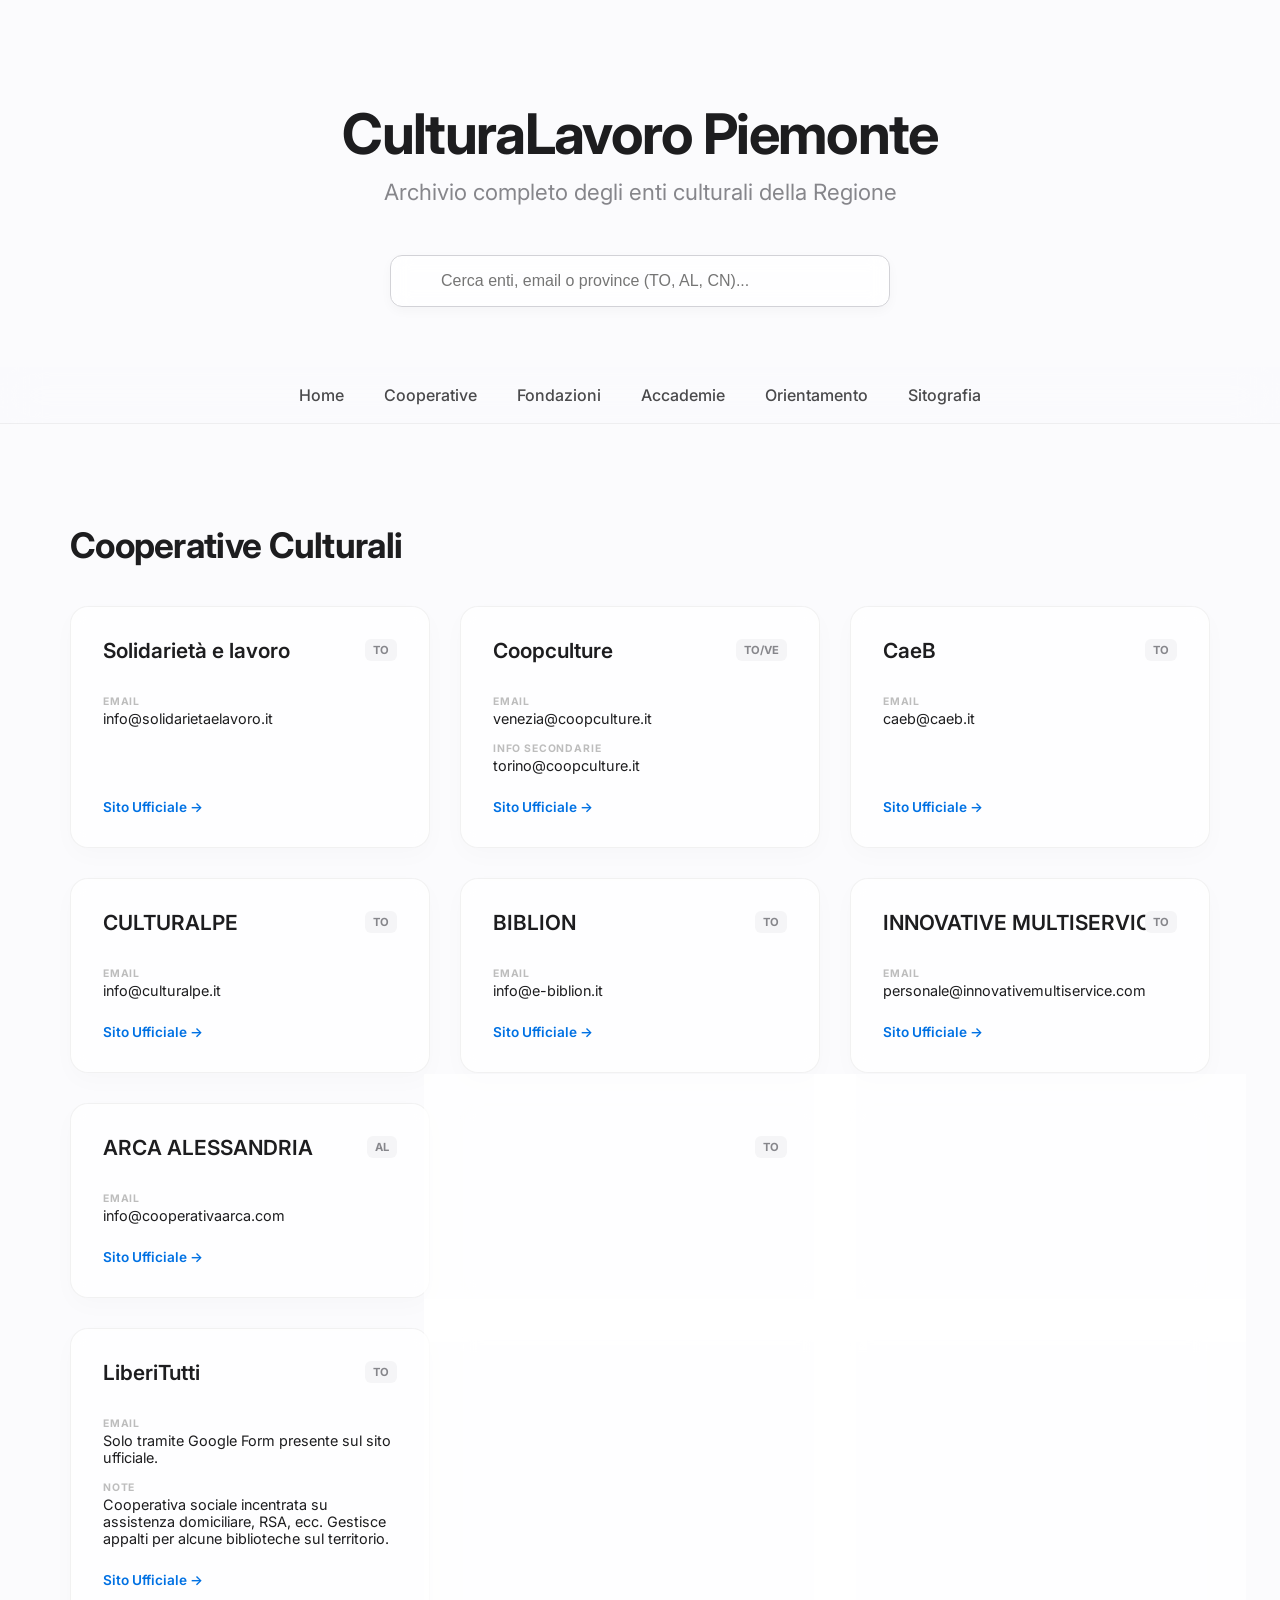
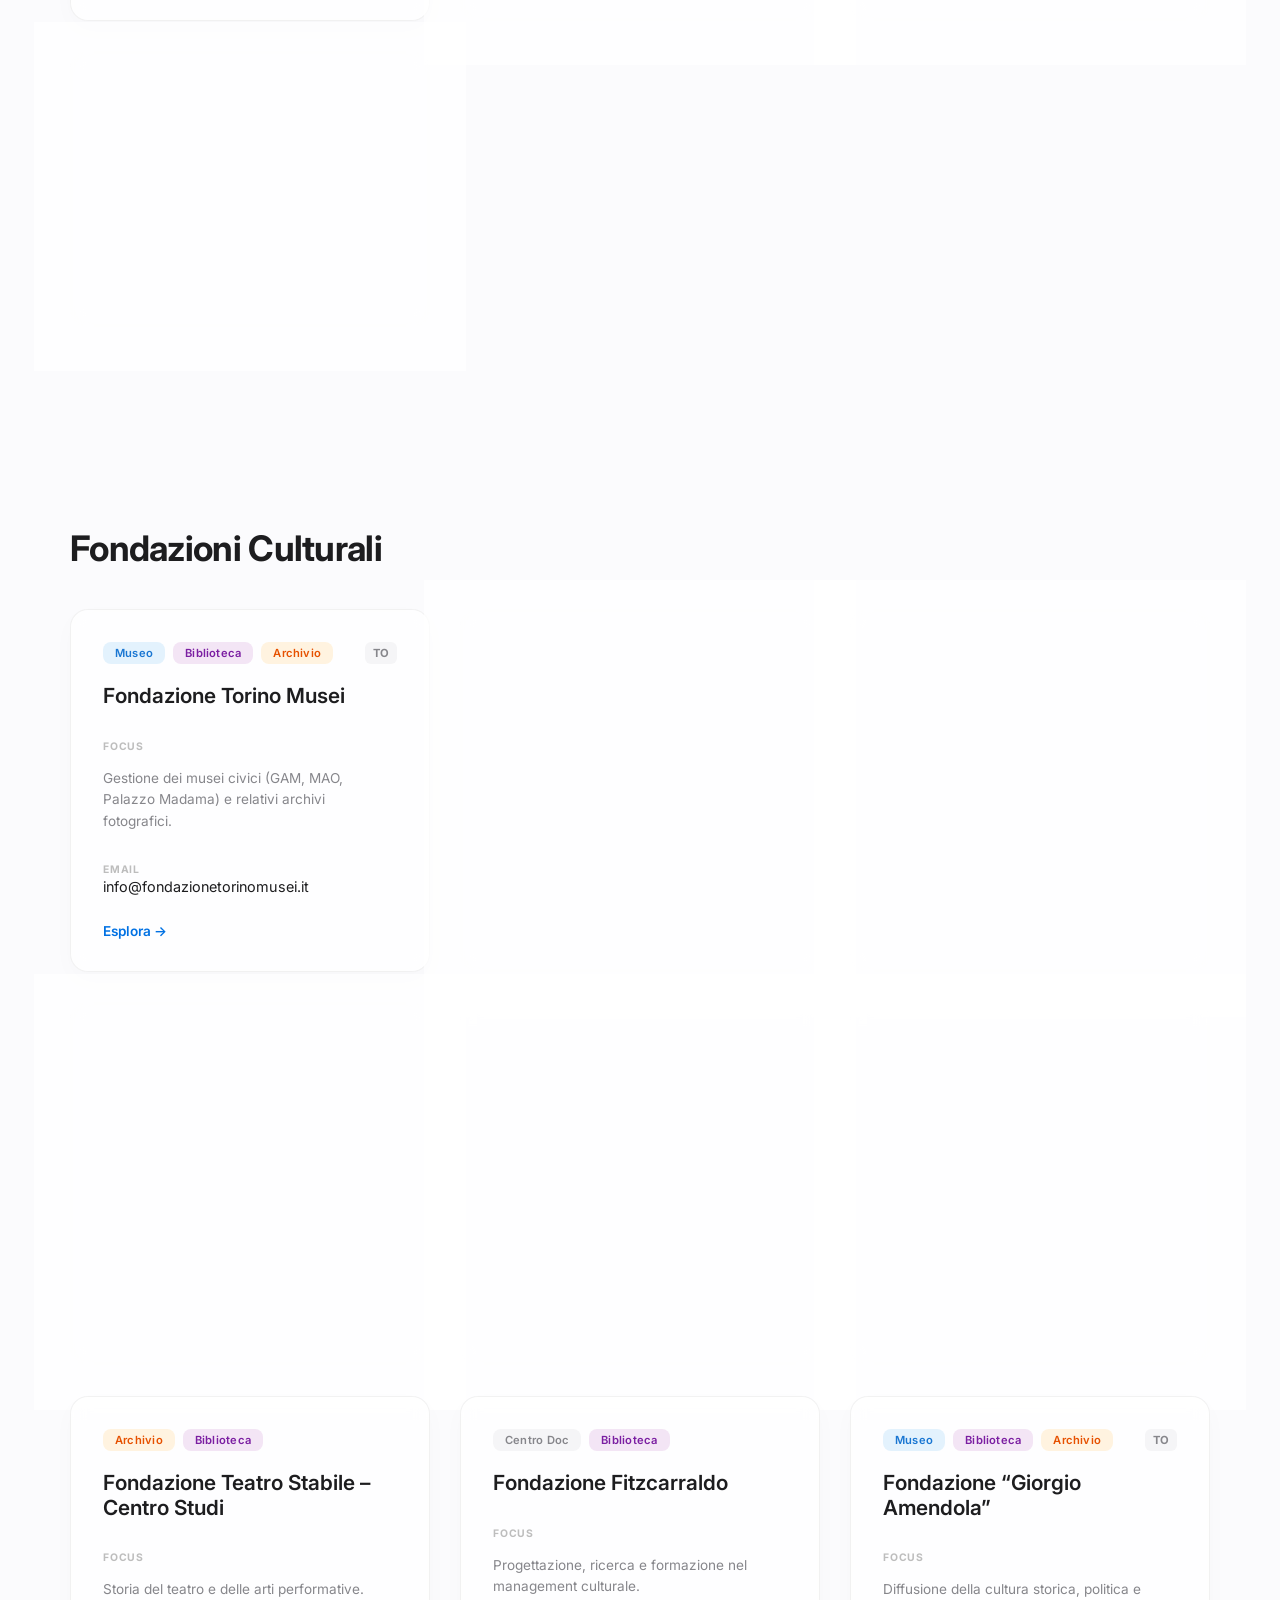
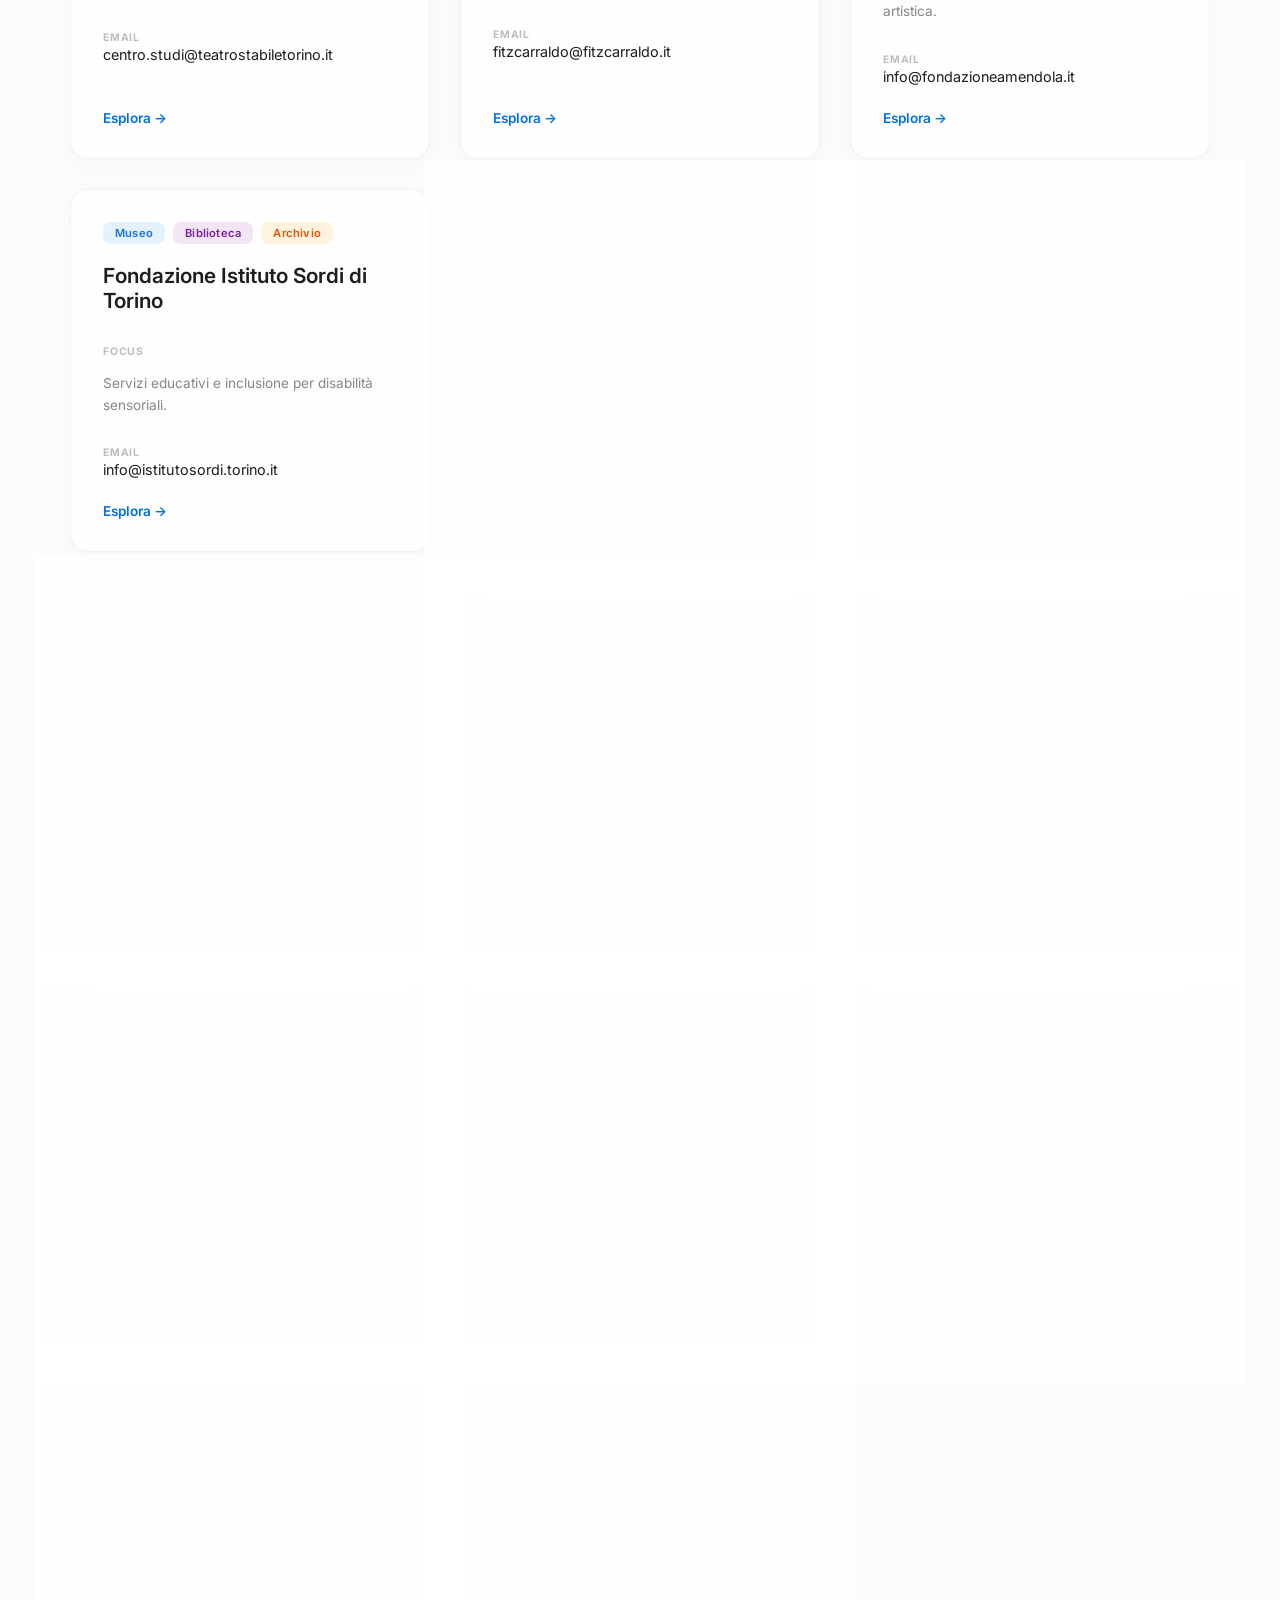
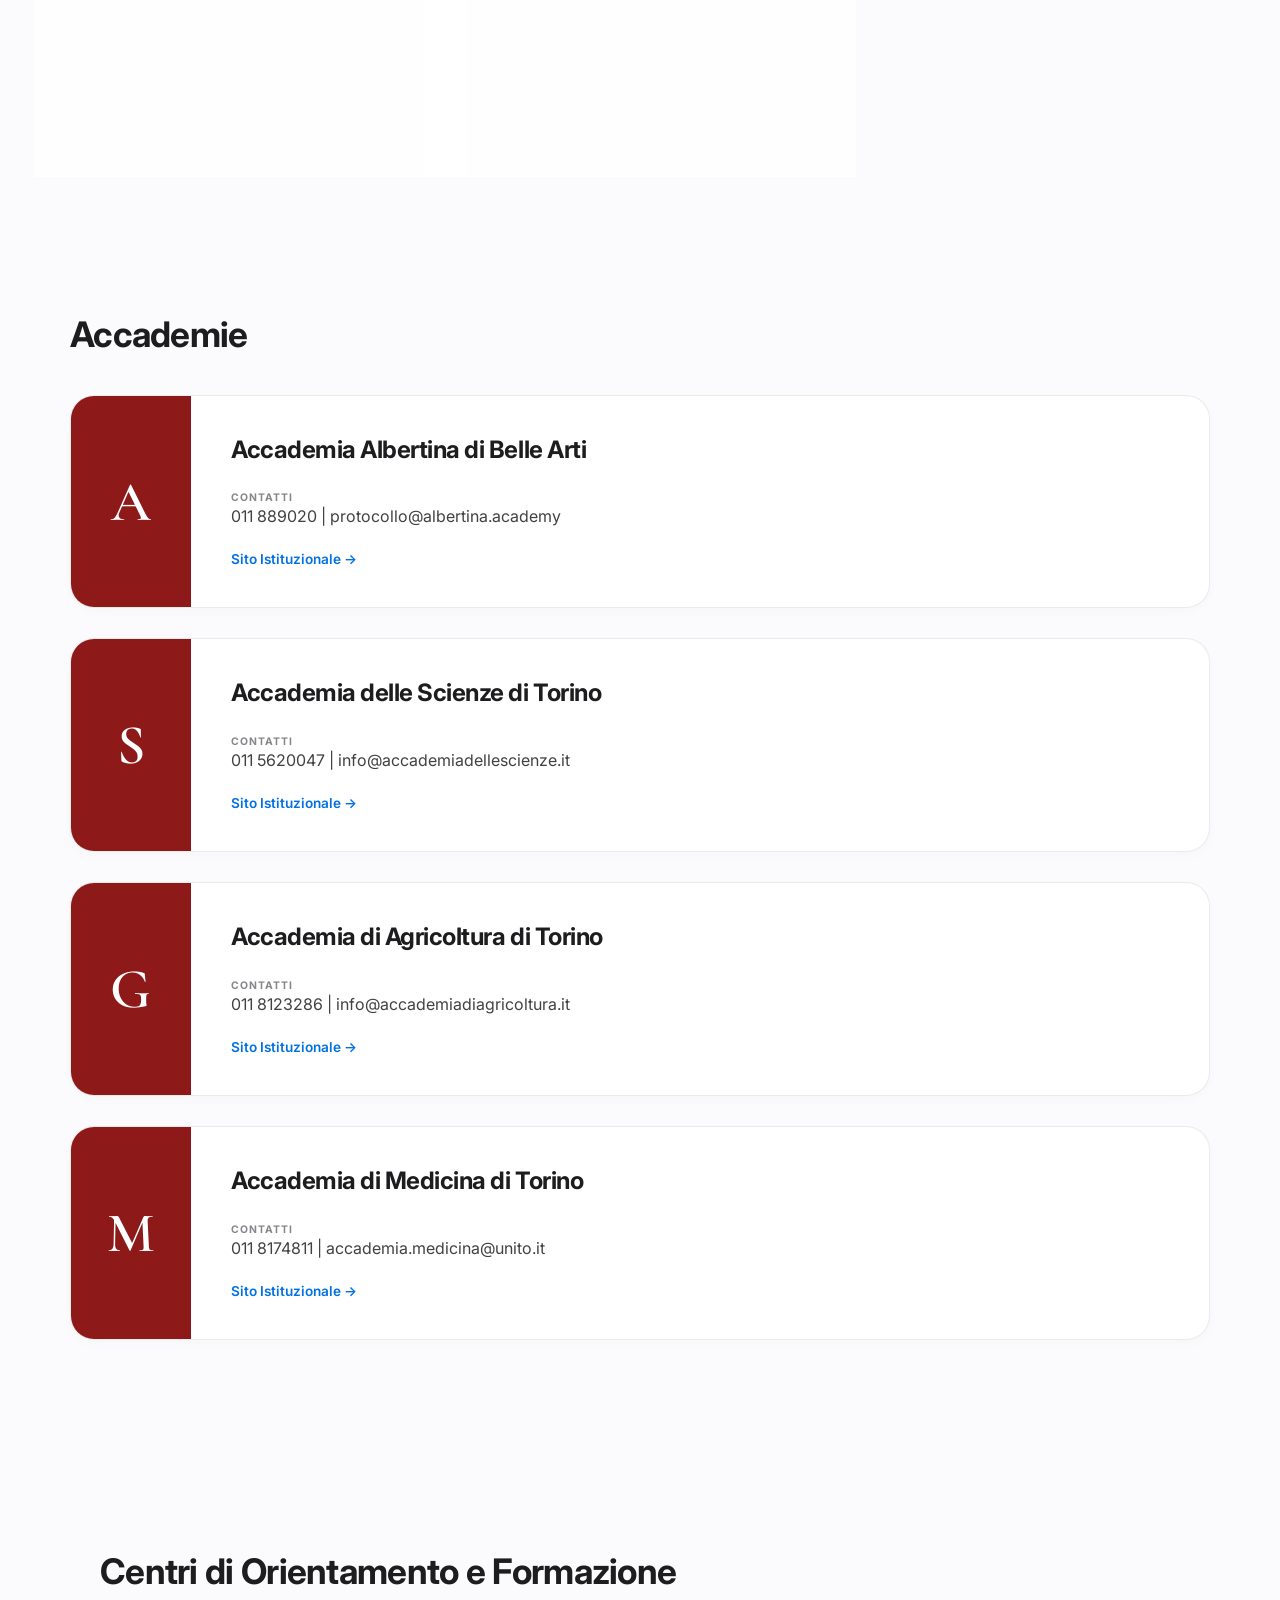
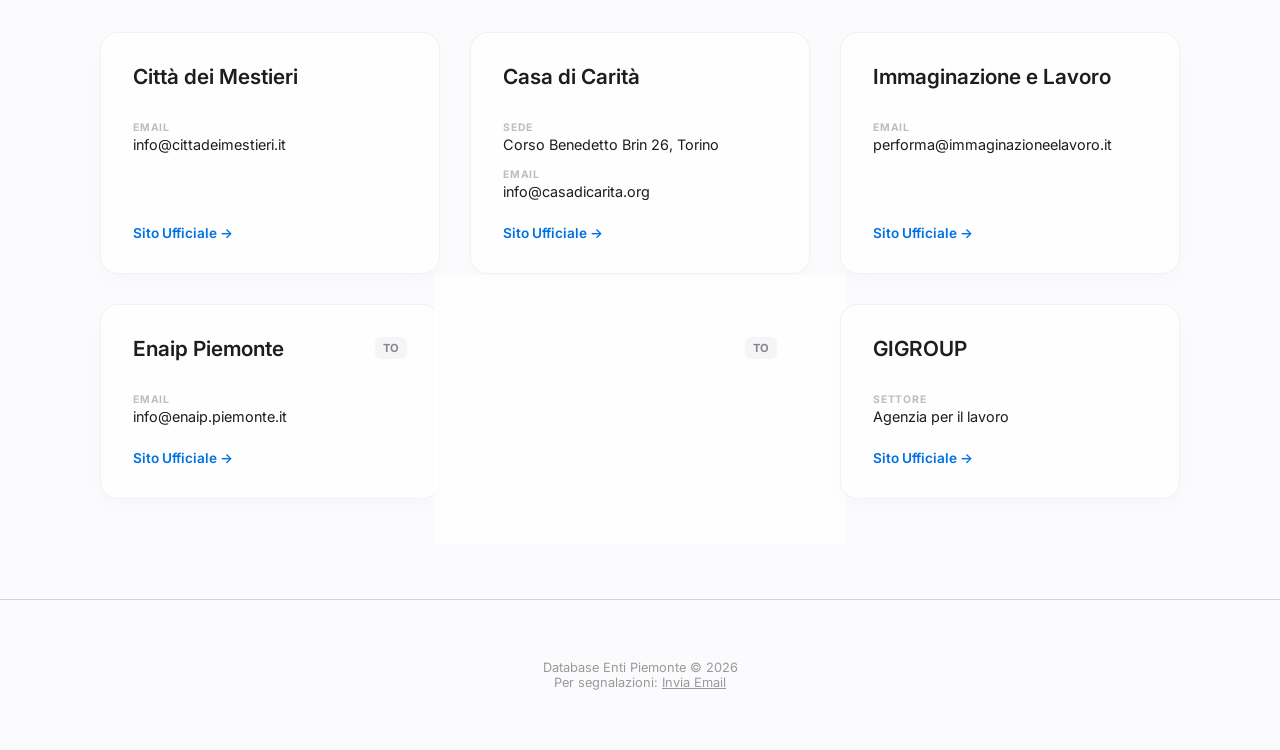
<file: Database.html>
<!DOCTYPE html>
<html lang="it">
<head>
    <meta charset="UTF-8">
    <meta name="viewport" content="width=device-width, initial-scale=1.0">
    
    <title>Archivio Enti Culturali Piemonte | Database CulturaLavoro</title>
    <meta name="description" content="Esplora il database completo degli enti culturali della Regione Piemonte. Informazioni, contatti, email e siti ufficiali di cooperative, fondazioni e accademie d'arte.">
    <meta name="keywords" content="CulturaLavoro Piemonte, enti culturali Piemonte, cooperative culturali Torino, fondazioni culturali, accademie Torino, orientamento lavoro">
    <meta name="robots" content="index, follow">
    
    <meta property="og:title" content="Archivio Enti Culturali Piemonte | Database CulturaLavoro">
    <meta property="og:description" content="Il database completo di cooperative, fondazioni e accademie culturali in Piemonte con contatti diretti e siti ufficiali.">
    <meta property="og:type" content="website">
    
   <!-- Google tag (gtag.js) -->
<script async src="https://www.googletagmanager.com/gtag/js?id=G-8FBFG1VPSY"></script>
<script>
  window.dataLayer = window.dataLayer || [];
  function gtag(){dataLayer.push(arguments);}
  gtag('js', new Date());

  gtag('config', 'G-8FBFG1VPSY');
</script>
    
    <link href="https://fonts.googleapis.com/css2?family=Cormorant+Garamond:wght=600;700&family=Inter:wght=400;500;700&display=swap" rel="stylesheet">
    
   <style>
    :root {
    --bg-pure: #FBFBFD; /* Sfondo tipico Apple */
    --bg-card: rgba(255, 255, 255, 0.7);
    --text-main: #1D1D1F; /* Nero Apple */
    --text-muted: #86868B; /* Grigio Apple */
    --accent: #0071E3; /* Blu istituzionale */
    --radius: 18px;
    --font-sans: 'Inter', -apple-system, BlinkMacSystemFont, sans-serif;
    --font-serif: 'Cormorant Garamond', serif;
}

* { box-sizing: border-box; margin: 0; padding: 0; scroll-behavior: smooth; }

body { 
    background-color: var(--bg-pure); 
    font-family: var(--font-sans); 
    color: var(--text-main); 
    -webkit-font-smoothing: antialiased;
}

.container { max-width: 1200px; margin: 0 auto; padding: 0 30px; }

/* HEADER & HERO - Più arioso */
header { padding: 100px 0 60px; text-align: center; }

.hero-title { 
    font-family: var(--font-sans); /* Passiamo al Sans per un look più moderno */
    font-weight: 700;
    font-size: 3.5rem; 
    letter-spacing: -0.03em;
    color: var(--text-main); 
    margin-bottom: 10px;
}

.hero-subtitle { 
    font-size: 1.4rem; 
    font-weight: 400;
    color: var(--text-muted); 
    margin-bottom: 50px; 
}

/* SEARCH BAR - Minimalista e fluttuante */
.search-wrapper { max-width: 500px; margin: 0 auto; }
#hero-search { 
    width: 100%; 
    padding: 16px 24px 16px 50px; 
    border-radius: 12px; 
    border: 1px solid #D2D2D7; 
    background: rgba(255,255,255,0.8);
    backdrop-filter: blur(10px);
    font-size: 1rem;
    transition: all 0.3s ease;
    box-shadow: 0 4px 12px rgba(0,0,0,0.03);
}
#hero-search:focus {
    border-color: var(--accent);
    box-shadow: 0 0 0 4px rgba(0,113,227,0.1);
    outline: none;
}

/* NAVBAR - Blur effetto vetro */
nav { 
    background: rgba(251, 251, 253, 0.8); 
    backdrop-filter: saturate(180%) blur(20px); 
    padding: 18px 0; 
    position: sticky; 
    top: 0; 
    z-index: 1000; 
    border-bottom: 1px solid rgba(0,0,0,0.05); 
}
nav ul { display: flex; justify-content: center; list-style: none; gap: 40px; }
nav a { 
    text-decoration: none; 
    color: var(--text-main); 
    font-weight: 500; 
    font-size: 1rem; 
    opacity: 0.8;
    transition: opacity 0.2s;
}
nav a:hover { opacity: 1; color: var(--accent); }

/* GRID & CARDS - L'anima del redesign */
section { padding: 100px 0; }
.section-title { 
    font-size: 2.2rem; 
    font-weight: 700; 
    letter-spacing: -0.02em;
    margin-bottom: 40px; 
}

.grid-entities { 
    display: grid; 
    grid-template-columns: repeat(auto-fill, minmax(340px, 1fr)); 
    gap: 30px; 
}

.card { 
    background: var(--bg-card);
    backdrop-filter: blur(10px);
    border: 1px solid rgba(0, 0, 0, 0.05);
    border-radius: var(--radius); 
    padding: 32px; 
    display: flex; 
    flex-direction: column; 
    transition: all 0.4s cubic-bezier(0.4, 0, 0.2, 1);
    box-shadow: 0 8px 24px rgba(0,0,0,0.02);
}

.card:hover { 
    transform: translateY(-8px); 
    background: #FFFFFF;
    box-shadow: 0 20px 40px rgba(0,0,0,0.06);
    border-color: rgba(0,0,0,0.1);
}

/* Rimuoviamo il bordo colorato a sinistra per dare aria */
.card::before { display: none; }

.ente-nome { 
    font-size: 1.3rem; 
    font-weight: 600; 
    margin-bottom: 16px; 
    line-height: 1.2;
}

/* PILLS - Colori pastello desaturati */
.badge-container { display: flex; gap: 8px; margin-bottom: 20px; }
.pill { 
    font-size: 0.7rem; 
    padding: 4px 12px; 
    border-radius: 8px; 
    font-weight: 600; 
    letter-spacing: 0.02em;
    background: #F5F5F7; /* Sfondo neutro per tutte */
    color: var(--text-muted);
}

/* Focus per le categorie specifiche con colori leggerissimi */
.pill-museo { background: #E3F2FD; color: #1976D2; }
.pill-arch { background: #FFF3E0; color: #E65100; }
.pill-biblio { background: #F3E5F5; color: #7B1FA2; }

/* INFO SECTION - Metadati tecnici eleganti */
.info-label { 
    font-size: 0.65rem; 
    text-transform: uppercase; 
    font-weight: 700; 
    color: #BDBDBD; 
    margin-top: 15px; 
    letter-spacing: 0.08em;
}

.info-content { 
    font-size: 0.9rem; 
    color: var(--text-main); 
    margin-top: 2px;
}

.focus-text { 
    font-size: 0.85rem; 
    color: var(--text-muted); 
    line-height: 1.6;
    margin: 15px 0;
    padding: 0;
    border: none;
    font-style: normal;
}

.btn-site { 
    margin-top: auto; 
    padding-top: 25px; 
    color: var(--accent); 
    font-weight: 600; 
    font-size: 0.85rem; 
    text-decoration: none;
    display: inline-flex;
    align-items: center;
}
.btn-site:hover { text-decoration: underline; }

/* Badge provincia discreto */
.badge-prov { 
    position: absolute; 
    top: 32px; 
    right: 32px; 
    font-size: 0.7rem; 
    font-weight: 700; 
    color: var(--text-muted);
    background: #F5F5F7;
    padding: 4px 8px;
    border-radius: 6px;
}
/* --- SEZIONE ACCADEMIE (Layout Editoriale) --- */
#accademie {
    padding: 80px 0;
}

.accademia-item { 
    display: flex; 
    align-items: stretch;
    background: #FFFFFF; 
    border-radius: 24px; 
    margin-bottom: 30px; 
    border: 1px solid rgba(0, 0, 0, 0.08); 
    overflow: hidden; 
    transition: all 0.4s cubic-bezier(0.4, 0, 0.2, 1);
    box-shadow: 0 4px 12px rgba(0, 0, 0, 0.02);
}

.accademia-item:hover {
    transform: translateY(-5px);
    box-shadow: 0 20px 40px rgba(0, 0, 0, 0.06);
    border-color: rgba(0, 0, 0, 0.12);
}

/* La colonna con la lettera (Iniziale) */
.acc-letter { 
    width: 120px; 
    background: #8D1919; 
    display: flex; 
    align-items: center; 
    justify-content: center; 
    color: white; 
    font-family: var(--font-serif); /* Mantengo il Serif per un tocco d'arte */
    font-size: 3.5rem; 
    font-weight: 600;
    border-right: 1px solid rgba(0, 0, 0, 0.05);
}

/* Il corpo del contenuto */
.acc-body { 
    padding: 40px; 
    flex: 1; 
    display: flex;
    flex-direction: column;
    justify-content: center;
}

.acc-body h3 {
    font-size: 1.5rem;
    font-weight: 700;
    letter-spacing: -0.02em;
    margin-bottom: 12px;
    color: #1D1D1F;
}

/* Adattamento delle info interne per coerenza con le card */
.acc-body .info-label {
    font-size: 0.65rem;
    text-transform: uppercase;
    letter-spacing: 0.1em;
    color: #86868B;
    margin-top: 15px;
}

.acc-body .info-content {
    font-size: 1rem;
    color: #424245;
    margin-top: 2px;
}

/* Responsive per mobile: la lettera va sopra il testo */
@media (max-width: 600px) {
    .accademia-item {
        flex-direction: column;
    }
    .acc-letter {
        width: 100%;
        height: 100px;
        border-right: none;
        border-bottom: 1px solid rgba(0, 0, 0, 0.05);
    }
}

/* FOOTER */
footer { padding: 80px 0; border-top: 1px solid #D2D2D7; background: #F5F5F7; }
</style>
</head>
<body>
<!-- Google Tag Manager (noscript) -->
<noscript><iframe src="https://www.googletagmanager.com/ns.html?id=GTM-MR6C2LK3"
height="0" width="0" style="display:none;visibility:hidden"></iframe></noscript>
<!-- End Google Tag Manager (noscript) -->
<header>
    <div class="container">
        <div class="hero-content-wrapper">
            <h1 class="hero-title">CulturaLavoro Piemonte</h1>
        </div>
        <p class="hero-subtitle">Archivio completo degli enti culturali della Regione</p>
        <div class="search-wrapper">
            <label for="hero-search" style="display:none;">Cerca enti culturali</label>
            <input type="text" id="hero-search" onkeyup="filterData()" placeholder="Cerca enti, email o province (TO, AL, CN)...">
        </div>
    </div>
</header>

<nav>
    <ul>
        <li><a href="index.html">Home</a></li>
        <li><a href="#cooperative">Cooperative</a></li>
        <li><a href="#fondazioni">Fondazioni</a></li>
        <li><a href="#accademie">Accademie</a></li>
        <li><a href="#orientamento">Orientamento</a></li>
        <li><a href="sitografia.html">Sitografia</a></li>
    </ul>
</nav>

<main class="container">

    <section id="cooperative">
        <h2 class="section-title">Cooperative Culturali</h2>
        <div class="section-divider"></div>
        <div class="grid-entities">
            <article class="card coop" data-search="solidarietà e lavoro torino to massaia schirripa">
                <span class="badge-prov">TO</span>
                <h3 class="ente-nome">Solidarietà e lavoro</h3>
                <div class="info-label">Email</div><div class="info-content">info@solidarietaelavoro.it</div>
                <a href="https://www.solidarietaelavoro.it" target="_blank" rel="noopener" class="btn-site">Sito Ufficiale →</a>
            </article>

            <article class="card coop" data-search="coopculture torino venezia to ve">
                <span class="badge-prov">TO/VE</span>
                <h3 class="ente-nome">Coopculture</h3>
                <div class="info-label">Email</div><div class="info-content">venezia@coopculture.it</div>
                <div class="info-label">Info Secondarie</div><div class="info-content">torino@coopculture.it</div>
                <a href="https://www.coopculture.it" target="_blank" rel="noopener" class="btn-site">Sito Ufficiale →</a>
            </article>

            <article class="card coop" data-search="caeb torino to tiziana remus">
                <span class="badge-prov">TO</span>
                <h3 class="ente-nome">CaeB</h3>
                <div class="info-label">Email</div><div class="info-content">caeb@caeb.it</div>
                <a href="https://www.caeb.it" target="_blank" rel="noopener" class="btn-site">Sito Ufficiale →</a>
            </article>

            <article class="card coop" data-search="culturalpe torino to favro">
                <span class="badge-prov">TO</span>
                <h3 class="ente-nome">CULTURALPE</h3>
                <div class="info-label">Email</div><div class="info-content">info@culturalpe.it</div>
                <a href="https://www.culturalpe.it" target="_blank" rel="noopener" class="btn-site">Sito Ufficiale →</a>
            </article>

            <article class="card coop" data-search="biblion torino to">
                <span class="badge-prov">TO</span>
                <h3 class="ente-nome">BIBLION</h3>
                <div class="info-label">Email</div><div class="info-content">info@e-biblion.it</div>
                <a href="https://www.e-biblion.it" target="_blank" rel="noopener" class="btn-site">Sito Ufficiale →</a>
            </article>

            <article class="card coop" data-search="innovative multiservice torino to">
                <span class="badge-prov">TO</span>
                <h3 class="ente-nome">INNOVATIVE MULTISERVICE</h3>
                <div class="info-label">Email</div><div class="info-content">personale@innovativemultiservice.com</div>
                <a href="https://innovativemultiservice.com" target="_blank" rel="noopener" class="btn-site">Sito Ufficiale →</a>
            </article>

            <article class="card coop" data-search="arca alessandria al">
                <span class="badge-prov">AL</span>
                <h3 class="ente-nome">ARCA ALESSANDRIA</h3>
                <div class="info-label">Email</div><div class="info-content">info@cooperativaarca.com</div>
                <a href="https://www.cooperativaarca.it" target="_blank" rel="noopener" class="btn-site">Sito Ufficiale →</a>
            </article>

            <article class="card coop" data-search="orso soc coop torino to">
                <span class="badge-prov">TO</span>
                <h3 class="ente-nome">ORSO SOC. COOP</h3>
                <div class="info-label">Email</div><div class="info-content">info@cooperativaorso.it</div>
                <a href="https://www.cooperativaorso.it" target="_blank" rel="noopener" class="btn-site">Sito Ufficiale →</a>
            </article>

            <article class="card coop" data-search="itur cuneo cn">
                <span class="badge-prov">CN</span>
                <h3 class="ente-nome">ITUR</h3>
                <div class="info-label">Email</div><div class="info-content">info@itur.it</div>
                <a href="https://www.itur.it" target="_blank" rel="noopener" class="btn-site">Sito Ufficiale →</a>
            </article>

             <article class="card coop" data-search="liberitutti torino to torino">
                <span class="badge-prov">TO</span>
                <h3 class="ente-nome">LiberiTutti</h3>
                <div class="info-label">Email</div><div class="info-content">Solo tramite Google Form presente sul sito ufficiale.</div>
                 <div class="info-label">Note</div><div class="info-content">Cooperativa sociale incentrata su assistenza domiciliare, RSA, ecc. Gestisce appalti per alcune biblioteche sul territorio.</div>
                <a href="https://www.coopliberitutti.it/lavora-con-noi/" target="_blank" rel="noopener" class="btn-site">Sito Ufficiale →</a>
            </article>

             <article class="card coop" data-search="alcantara pie to torino">
                <span class="badge-prov">PIE</span>
                <h3 class="ente-nome">Alcantara</h3>
                <div class="info-label">Email</div><div class="info-content">info@alcantarasrl.com</div>
                <a href="https://job.alcantara.com/candidatura-spontanea" target="_blank" rel="noopener" class="btn-site">Sito Ufficiale →</a>
            </article>
            
     <article class="card coop" data-search="la tarta volante pie">
                <span class="badge-prov">PIE</span>
                <h3 class="ente-nome">LA TARTA VOLANTE</h3>
                <div class="info-label">Email</div><div class="info-content">info@latortavolante.org</div>
                <a href="https://latartavolante.org/cultura/" target="_blank" rel="noopener" class="btn-site">Sito Ufficiale →</a>
            </article>
            
             <article class="card coop" data-search="ale.mar torino to">
                <span class="badge-prov">TO</span>
                <h3 class="ente-nome">ALE.MAR</h3>
                <div class="info-label">Email</div><div class="info-content">info@alemaronlus.it</div>
                 <div class="info-label">Note</div><div class="info-content">Cooperativa sociale incentrata su assistenza domiciliare, RSA, ecc. Gestisce appalti per alcune biblioteche sul territorio.</div>
                <a href="https://alemarcoop.it" target="_blank" rel="noopener" class="btn-site">Sito Ufficiale →</a>
            </article>
        </div>
    </section>

    <section id="fondazioni">
    <h2 class="section-title">Fondazioni Culturali</h2>
    <div class="section-divider"></div>
    <div class="grid-entities">

        <article class="card fondazione" data-search="torino musei gam mao palazzo madama">
            <span class="badge-prov">TO</span>
            <div class="badge-container">
                <span class="pill pill-museo">Museo</span>
                <span class="pill pill-biblio">Biblioteca</span>
                <span class="pill pill-arch">Archivio</span>
            </div>
            <h3 class="ente-nome">Fondazione Torino Musei</h3>
            <div class="info-label">Focus</div>
            <p class="focus-text">Gestione dei musei civici (GAM, MAO, Palazzo Madama) e relativi archivi fotografici.</p>
            <div class="info-label">Email</div><div class="info-content">info@fondazionetorinomusei.it</div>
            <a href="https://www.fondazionetorinomusei.it" target="_blank" rel="noopener" class="btn-site">Esplora →</a>
        </article>

        <article class="card fondazione" data-search="accorsi ometto arti decorative antiquariato">
            <span class="badge-prov">TO</span>
            <div class="badge-container">
                <span class="pill pill-museo">Museo</span>
                <span class="pill pill-biblio">Biblioteca</span>
                <span class="pill pill-arch">Archivio</span>
            </div>
            <h3 class="ente-nome">Fondazione Accorsi - Ometto</h3>
            <div class="info-label">Focus</div>
            <p class="focus-text">Museo di Arti Decorative con una biblioteca specializzata in antiquariato e collezionismo.</p>
            <div class="info-label">Email</div><div class="info-content">info@fondazioneaccorsi-ometto.it</div>
            <a href="https://www.fondazioneaccorsi-ometto.it" target="_blank" rel="noopener" class="btn-site">Esplora →</a>
        </article>

        <article class="card fondazione" data-search="alberto colonnetti infanzia biblioteca">
            <span class="badge-prov">TO</span>
            <div class="badge-container">
                <span class="pill pill-biblio">Biblioteca</span>
                <span class="pill pill-arch">Archivio</span>
            </div>
            <h3 class="ente-nome">Fondazione “Alberto Colonnetti”</h3>
            <div class="info-label">Focus</div>
            <p class="focus-text">Educazione, letteratura per l'infanzia e promozione della lettura.</p>
            <div class="info-label">Email</div><div class="info-content">fondazione@colonnetti.it</div>
            <a href="https://www.colonnetti.it" target="_blank" rel="noopener" class="btn-site">Esplora →</a>
        </article>

        <article class="card fondazione" data-search="ariodante fabretti antropologia morte">
            <span class="badge-prov">TO</span>
            <div class="badge-container">
                <span class="pill pill-biblio">Biblioteca</span>
                <span class="pill pill-arch">Archivio</span>
                <span class="pill pill-ricerca">Ricerca</span>
            </div>
            <h3 class="ente-nome">Fondazione “Ariodante Fabretti”</h3>
            <div class="info-label">Focus</div>
            <p class="focus-text">Studi antropologici e storici sulla morte e i riti funebri.</p>
            <div class="info-label">Email</div><div class="info-content">info@fondazionefabretti.it</div>
            <a href="http://www.fondazionefabretti.it" target="_blank" rel="noopener" class="btn-site">Esplora →</a>
        </article>

        <article class="card fondazione" data-search="carlo donat-cattin cattolico politica">
            <span class="badge-prov">TO</span>
            <div class="badge-container">
                <span class="pill pill-arch">Archivio</span>
                <span class="pill pill-biblio">Biblioteca</span>
            </div>
            <h3 class="ente-nome">Fondazione “Carlo Donat-Cattin”</h3>
            <div class="info-label">Focus</div>
            <p class="focus-text">Storia del movimento cattolico nel sociale e politica del Novecento.</p>
            <div class="info-label">Email</div><div class="info-content">info@fondazionedonatcattin.it</div>
            <a href="https://www.fondazionedonatcattin.it" target="_blank" rel="noopener" class="btn-site">Esplora →</a>
        </article>

        <article class="card fondazione" data-search="centro conservazione restauro venaria reale">
            <span class="badge-prov">TO</span>
            <div class="badge-container">
                <span class="pill pill-ricerca">Ricerca</span>
                <span class="pill pill-biblio">Biblioteca</span>
                <span class="pill pill-arch">Archivio</span>
            </div>
            <h3 class="ente-nome">Fondazione Centro Restauro “La Venaria Reale”</h3>
            <div class="info-label">Focus</div>
            <p class="focus-text">Alta formazione e ricerca nel campo del restauro e della conservazione.</p>
            <div class="info-label">Email</div><div class="info-content">info@centrorestaurovenaria.it</div>
            <a href="https://www.centrorestaurovenaria.it" target="_blank" rel="noopener" class="btn-site">Esplora →</a>
        </article>

        <article class="card fondazione" data-search="teatro stabile torino centro studi">
            <span class="badge-prov">TO</span>
            <div class="badge-container">
                <span class="pill pill-arch">Archivio</span>
                <span class="pill pill-biblio">Biblioteca</span>
            </div>
            <h3 class="ente-nome">Fondazione Teatro Stabile – Centro Studi</h3>
            <div class="info-label">Focus</div>
            <p class="focus-text">Storia del teatro e delle arti performative.</p>
            <div class="info-label">Email</div><div class="info-content">centro.studi@teatrostabiletorino.it</div>
            <a href="https://www.teatrostabiletorino.it/centro-studi/" target="_blank" rel="noopener" class="btn-site">Esplora →</a>
        </article>

        <article class="card fondazione" data-search="fitzcarraldo management culturale">
            <span class="badge-prov">TO</span>
            <div class="badge-container">
                <span class="pill pill-doc">Centro Doc</span>
                <span class="pill pill-biblio">Biblioteca</span>
            </div>
            <h3 class="ente-nome">Fondazione Fitzcarraldo</h3>
            <div class="info-label">Focus</div>
            <p class="focus-text">Progettazione, ricerca e formazione nel management culturale.</p>
            <div class="info-label">Email</div><div class="info-content">fitzcarraldo@fitzcarraldo.it</div>
            <a href="https://www.fitzcarraldo.it" target="_blank" rel="noopener" class="btn-site">Esplora →</a>
        </article>

        <article class="card fondazione" data-search="giorgio amendola sinistra arte">
            <span class="badge-prov">TO</span>
            <div class="badge-container">
                <span class="pill pill-museo">Museo</span>
                <span class="pill pill-biblio">Biblioteca</span>
                <span class="pill pill-arch">Archivio</span>
            </div>
            <h3 class="ente-nome">Fondazione “Giorgio Amendola”</h3>
            <div class="info-label">Focus</div>
            <p class="focus-text">Diffusione della cultura storica, politica e artistica.</p>
            <div class="info-label">Email</div><div class="info-content">info@fondazioneamendola.it</div>
            <a href="https://www.fondazioneamendola.it" target="_blank" rel="noopener" class="btn-site">Esplora →</a>
        </article>

        <article class="card fondazione" data-search="istituto sordi torino inclusione">
            <span class="badge-prov">TO</span>
            <div class="badge-container">
                <span class="pill pill-museo">Museo</span>
                <span class="pill pill-biblio">Biblioteca</span>
                <span class="pill pill-arch">Archivio</span>
            </div>
            <h3 class="ente-nome">Fondazione Istituto Sordi di Torino</h3>
            <div class="info-label">Focus</div>
            <p class="focus-text">Servizi educativi e inclusione per disabilità sensoriali.</p>
            <div class="info-label">Email</div><div class="info-content">info@istitutosordi.torino.it</div>
            <a href="https://www.istitutosordi.torino.it" target="_blank" rel="noopener" class="btn-site">Esplora →</a>
        </article>

        <article class="card fondazione" data-search="antonio gramsci polo del 900">
            <span class="badge-prov">TO</span>
            <div class="badge-container">
                <span class="pill pill-arch">Archivio</span>
                <span class="pill pill-biblio">Biblioteca</span>
                <span class="pill pill-ricerca">Ricerca</span>
            </div>
            <h3 class="ente-nome">Fondazione Ist. Piemontese “Antonio Gramsci”</h3>
            <div class="info-label">Focus</div>
            <p class="focus-text">Ricerca storica sulla cultura politica e sociale del Novecento.</p>
            <div class="info-label">Email</div><div class="info-content">segreteria@gramscitorino.it</div>
            <a href="https://www.gramscitorino.it" target="_blank" rel="noopener" class="btn-site">Esplora →</a>
        </article>

        <article class="card fondazione" data-search="luigi einaudi economia scienze sociali">
            <span class="badge-prov">TO</span>
            <div class="badge-container">
                <span class="pill pill-biblio">Biblioteca</span>
                <span class="pill pill-arch">Archivio</span>
                <span class="pill pill-ricerca">Ricerca</span>
            </div>
            <h3 class="ente-nome">Fondazione “Luigi Einaudi” onlus</h3>
            <div class="info-label">Focus</div>
            <p class="focus-text">Studi d'eccellenza in campo economico, politico e sociale.</p>
            <div class="info-label">Email</div><div class="info-content">segreteria@fondazioneeinaudi.it</div>
            <a href="https://www.fondazioneeinaudi.it" target="_blank" rel="noopener" class="btn-site">Esplora →</a>
        </article>

        <article class="card fondazione" data-search="luigi firpo pensiero politico">
            <span class="badge-prov">TO</span>
            <div class="badge-container">
                <span class="pill pill-biblio">Biblioteca</span>
                <span class="pill pill-arch">Archivio</span>
            </div>
            <h3 class="ente-nome">Fondazione “Luigi Firpo”</h3>
            <div class="info-label">Focus</div>
            <p class="focus-text">Ricerca sul pensiero politico e la storia delle idee.</p>
            <div class="info-label">Email</div><div class="info-content">info@fondazionefirpo.it</div>
            <a href="https://www.fondazionefirpo.it" target="_blank" rel="noopener" class="btn-site">Esplora →</a>
        </article>

        <article class="card fondazione" data-search="mario merz arte contemporanea">
            <span class="badge-prov">TO</span>
            <div class="badge-container">
                <span class="pill pill-museo">Museo</span>
                <span class="pill pill-biblio">Biblioteca</span>
                <span class="pill pill-arch">Archivio</span>
            </div>
            <h3 class="ente-nome">Fondazione “Mario Merz”</h3>
            <div class="info-label">Focus</div>
            <p class="focus-text">Arte contemporanea e valorizzazione dell'opera di Mario e Marisa Merz.</p>
            <div class="info-label">Email</div><div class="info-content">info@fondazionemerz.org</div>
            <a href="https://www.fondazionemerz.org" target="_blank" rel="noopener" class="btn-site">Esplora →</a>
        </article>

        <article class="card fondazione" data-search="tancredi di barolo musli scuola">
            <span class="badge-prov">TO</span>
            <div class="badge-container">
                <span class="pill pill-museo">Museo</span>
                <span class="pill pill-biblio">Biblioteca</span>
                <span class="pill pill-arch">Archivio</span>
            </div>
            <h3 class="ente-nome">Fondazione “Tancredi di Barolo”</h3>
            <div class="info-label">Focus</div>
            <p class="focus-text">Storia dell'illustrazione, del libro per l'infanzia e della scuola.</p>
            <div class="info-label">Email</div><div class="info-content">info@fondazionetancredidibarolo.com</div>
            <a href="https://www.fondazionetancredidibarolo.com" target="_blank" rel="noopener" class="btn-site">Esplora →</a>
        </article>

        <article class="card fondazione" data-search="vera nocentini sindacato lavoro">
            <span class="badge-prov">TO</span>
            <div class="badge-container">
                <span class="pill pill-arch">Archivio</span>
                <span class="pill pill-biblio">Biblioteca</span>
            </div>
            <h3 class="ente-nome">Fondazione “Vera Nocentini”</h3>
            <div class="info-label">Focus</div>
            <p class="focus-text">Storia del lavoro, del sindacato e dei movimenti sociali in Piemonte.</p>
            <div class="info-label">Email</div><div class="info-content">segreteria@fondazioneveranocentini.it</div>
            <a href="https://www.fondazioneveranocentini.it" target="_blank" rel="noopener" class="btn-site">Esplora →</a>
        </article>

        <article class="card fondazione" data-search="istoreto giorgio agosti resistenza novecento">
            <span class="badge-prov">TO</span>
            <div class="badge-container">
                <span class="pill pill-arch">Archivio</span>
                <span class="pill pill-biblio">Biblioteca</span>
                <span class="pill pill-ricerca">Ricerca</span>
            </div>
            <h3 class="ente-nome">ISTORETO - "Giorgio Agosti"</h3>
            <div class="info-label">Focus</div>
            <p class="focus-text">Il più vasto patrimonio documentario sulla Resistenza e la società contemporanea a Torino.</p>
            <div class="info-label">Email</div><div class="info-content">segreteria@istoreto.it</div>
            <a href="https://www.istoreto.it" target="_blank" rel="noopener" class="btn-site">Esplora →</a>
        </article>

        <article class="card fondazione" data-search="gaetano salvemini pensiero laico socialista">
            <span class="badge-prov">TO</span>
            <div class="badge-container">
                <span class="pill pill-biblio">Biblioteca</span>
                <span class="pill pill-arch">Archivio</span>
            </div>
            <h3 class="ente-nome">Fondazione Gaetano Salvemini</h3>
            <div class="info-label">Focus</div>
            <p class="focus-text">Studi storici sul pensiero laico, socialista e democratico attraverso archivi dedicati.</p>
            <div class="info-label">Email</div><div class="info-content">info@fondazionesalvemini.it</div>
            <a href="https://www.fondazionesalvemini.it" target="_blank" rel="noopener" class="btn-site">Esplora →</a>
        </article>

        <article class="card fondazione" data-search="ismel memoria lavoro impresa diritti sociali">
            <span class="badge-prov">TO</span>
            <div class="badge-container">
                <span class="pill pill-doc">Centro Doc</span>
                <span class="pill pill-arch">Archivio</span>
                <span class="pill pill-ricerca">Ricerca</span>
            </div>
            <h3 class="ente-nome">ISMEL</h3>
            <div class="info-label">Focus</div>
            <p class="focus-text">Coordinamento della memoria industriale, operaia e dei diritti sociali del territorio.</p>
            <div class="info-label">Email</div><div class="info-content">info@ismel.it</div>
            <a href="https://www.ismel.it" target="_blank" rel="noopener" class="btn-site">Esplora →</a>
        </article>

        <article class="card fondazione" data-search="ancr archivio nazionale cinematografico resistenza audiovisivi">
            <span class="badge-prov">TO</span>
            <div class="badge-container">
                <span class="pill pill-arch">Archivio Visivo</span>
                <span class="pill pill-museo">Mediateca</span>
            </div>
            <h3 class="ente-nome">ANCR (Archivio Cinematografico)</h3>
            <div class="info-label">Focus</div>
            <p class="focus-text">Conservazione e diffusione di filmati d'epoca e testimonianze video sulla Resistenza.</p>
            <div class="info-label">Email</div><div class="info-content">info@ancr.to.it</div>
            <a href="https://www.ancr.to.it" target="_blank" rel="noopener" class="btn-site">Esplora →</a>
        </article>
    </div>
</section>

   
    <section id="accademie">
        <h2 class="section-title">Accademie </h2>
        <div class="section-divider"></div>

        <article class="accademia-item" data-search="accademia albertina belle arti torino to">
            <div class="acc-letter" aria-hidden="true">A</div>
            <div class="acc-body">
                <h3 class="ente-nome">Accademia Albertina di Belle Arti</h3>
                <div class="info-label">Contatti</div><div class="info-content">011 889020 | protocollo@albertina.academy</div>
                <a href="https://www.albertina.academy" target="_blank" rel="noopener" class="btn-site">Sito Istituzionale →</a>
            </div>
        </article>

        <article class="accademia-item" data-search="accademia delle scienze torino to">
            <div class="acc-letter" aria-hidden="true">S</div>
            <div class="acc-body">
                <h3 class="ente-nome">Accademia delle Scienze di Torino</h3>
                <div class="info-label">Contatti</div><div class="info-content">011 5620047 | info@accademiadellescienze.it</div>
                <a href="https://www.accademiadellescienze.it" target="_blank" rel="noopener" class="btn-site">Sito Istituzionale →</a>
            </div>
        </article>

        <article class="accademia-item" data-search="accademia di agricoltura torino to">
            <div class="acc-letter" aria-hidden="true">G</div>
            <div class="acc-body">
                <h3 class="ente-nome">Accademia di Agricoltura di Torino</h3>
                <div class="info-label">Contatti</div><div class="info-content">011 8123286 | info@accademiadiagricoltura.it</div>
                <a href="https://www.accademiadiagricoltura.it" target="_blank" rel="noopener" class="btn-site">Sito Istituzionale →</a>
            </div>
        </article>

        <article class="accademia-item" data-search="accademia di medicina torino to unito">
            <div class="acc-letter" aria-hidden="true">M</div>
            <div class="acc-body">
                <h3 class="ente-nome">Accademia di Medicina di Torino</h3>
                <div class="info-label">Contatti</div><div class="info-content">011 8174811 | accademia.medicina@unito.it</div>
                <a href="https://www.accademiadomedicina.unito.it" target="_blank" rel="noopener" class="btn-site">Sito Istituzionale →</a>
            </div>
        </article>
    </section>

    <section id="orientamento">
    <div class="container">
        <h2 class="section-title">Centri di Orientamento e Formazione</h2>
        <div class="grid-entities">
            
            <article class="card orient" data-search="città dei mestieri torino to">
                <span class="badge-prov">TO</span>
                <h3 class="ente-nome">Città dei Mestieri</h3>
                <div class="info-label">Email</div>
                <div class="info-content">info@cittadeimestieri.it</div>
                <a href="https://www.cittadeimestieri.it" target="_blank" rel="noopener" class="btn-site">Sito Ufficiale →</a>
            </article>

            <article class="card orient" data-search="casa di carità torino to brin">
                <span class="badge-prov">TO</span>
                <h3 class="ente-nome">Casa di Carità</h3>
                <div class="info-label">Sede</div>
                <div class="info-content">Corso Benedetto Brin 26, Torino</div>
                <div class="info-label">Email</div>
                <div class="info-content">info@casadicarita.org</div>
                <a href="https://www.casadicarita.org" target="_blank" rel="noopener" class="btn-site">Sito Ufficiale →</a>
            </article>

            <article class="card orient" data-search="immaginazione e lavoro torino to">
                <span class="badge-prov">TO</span>
                <h3 class="ente-nome">Immaginazione e Lavoro</h3>
                <div class="info-label">Email</div>
                <div class="info-content">performa@immaginazioneelavoro.it</div>
                <a href="https://www.immaginazioneelavoro.it" target="_blank" rel="noopener" class="btn-site">Sito Ufficiale →</a>
            </article>

            <article class="card orient" data-search="enaip piemonte torino to">
                <span class="badge-prov">TO</span>
                <h3 class="ente-nome">Enaip Piemonte</h3>
                <div class="info-label">Email</div>
                <div class="info-content">info@enaip.piemonte.it</div>
                <a href="https://www.enaip.piemonte.it" target="_blank" rel="noopener" class="btn-site">Sito Ufficiale →</a>
            </article>

            <article class="card orient" data-search="casa del lavoro torino to">
                <span class="badge-prov">TO</span>
                <h3 class="ente-nome">Casa del Lavoro</h3>
                <div class="info-label">Email</div>
                <div class="info-content">info@casadellavoro.it</div>
                <a href="https://www.casadellavoro.it" target="_blank" rel="noopener" class="btn-site">Sito Ufficiale →</a>
            </article>

            <article class="card orient" data-search="gigroup torino to agenzia">
                <span class="badge-prov">TO</span>
                <h3 class="ente-nome">GIGROUP</h3>
                <div class="info-label">Settore</div>
                <div class="info-content">Agenzia per il lavoro</div>
                <a href="https://www.gigroup.it" target="_blank" rel="noopener" class="btn-site">Sito Ufficiale →</a>
            </article>

        </div>
    </div>
</section>

</main>

<footer style="padding: 60px 0; text-align: center; color: #999; font-size: 0.8rem; background: var(--bg-soft);">
    <p>Database Enti Piemonte &copy; 2026</p>
    <p>Per segnalazioni: <a href="mailto:gabriel.corcodel04@gmail.com" style="color:var(--fond-color)">Invia Email</a></p>
</footer>

<script>
    function filterData() {
        const input = document.getElementById('hero-search').value.toLowerCase();
        const items = document.querySelectorAll('.card, .accademia-item');
        
        items.forEach(item => {
            const searchData = item.getAttribute('data-search');
            if (searchData && searchData.toLowerCase().includes(input)) {
                item.style.display = 'flex';
                item.style.opacity = '1';
            } else {
                item.style.display = 'none';
            }
        });

        document.querySelectorAll('section').forEach(section => {
            const hasVisible = Array.from(section.querySelectorAll('.card, .accademia-item'))
                                   .some(i => i.style.display !== 'none');
            section.style.display = hasVisible ? 'block' : 'none';
        });
    }
</script>

</body>
</html>
</file>
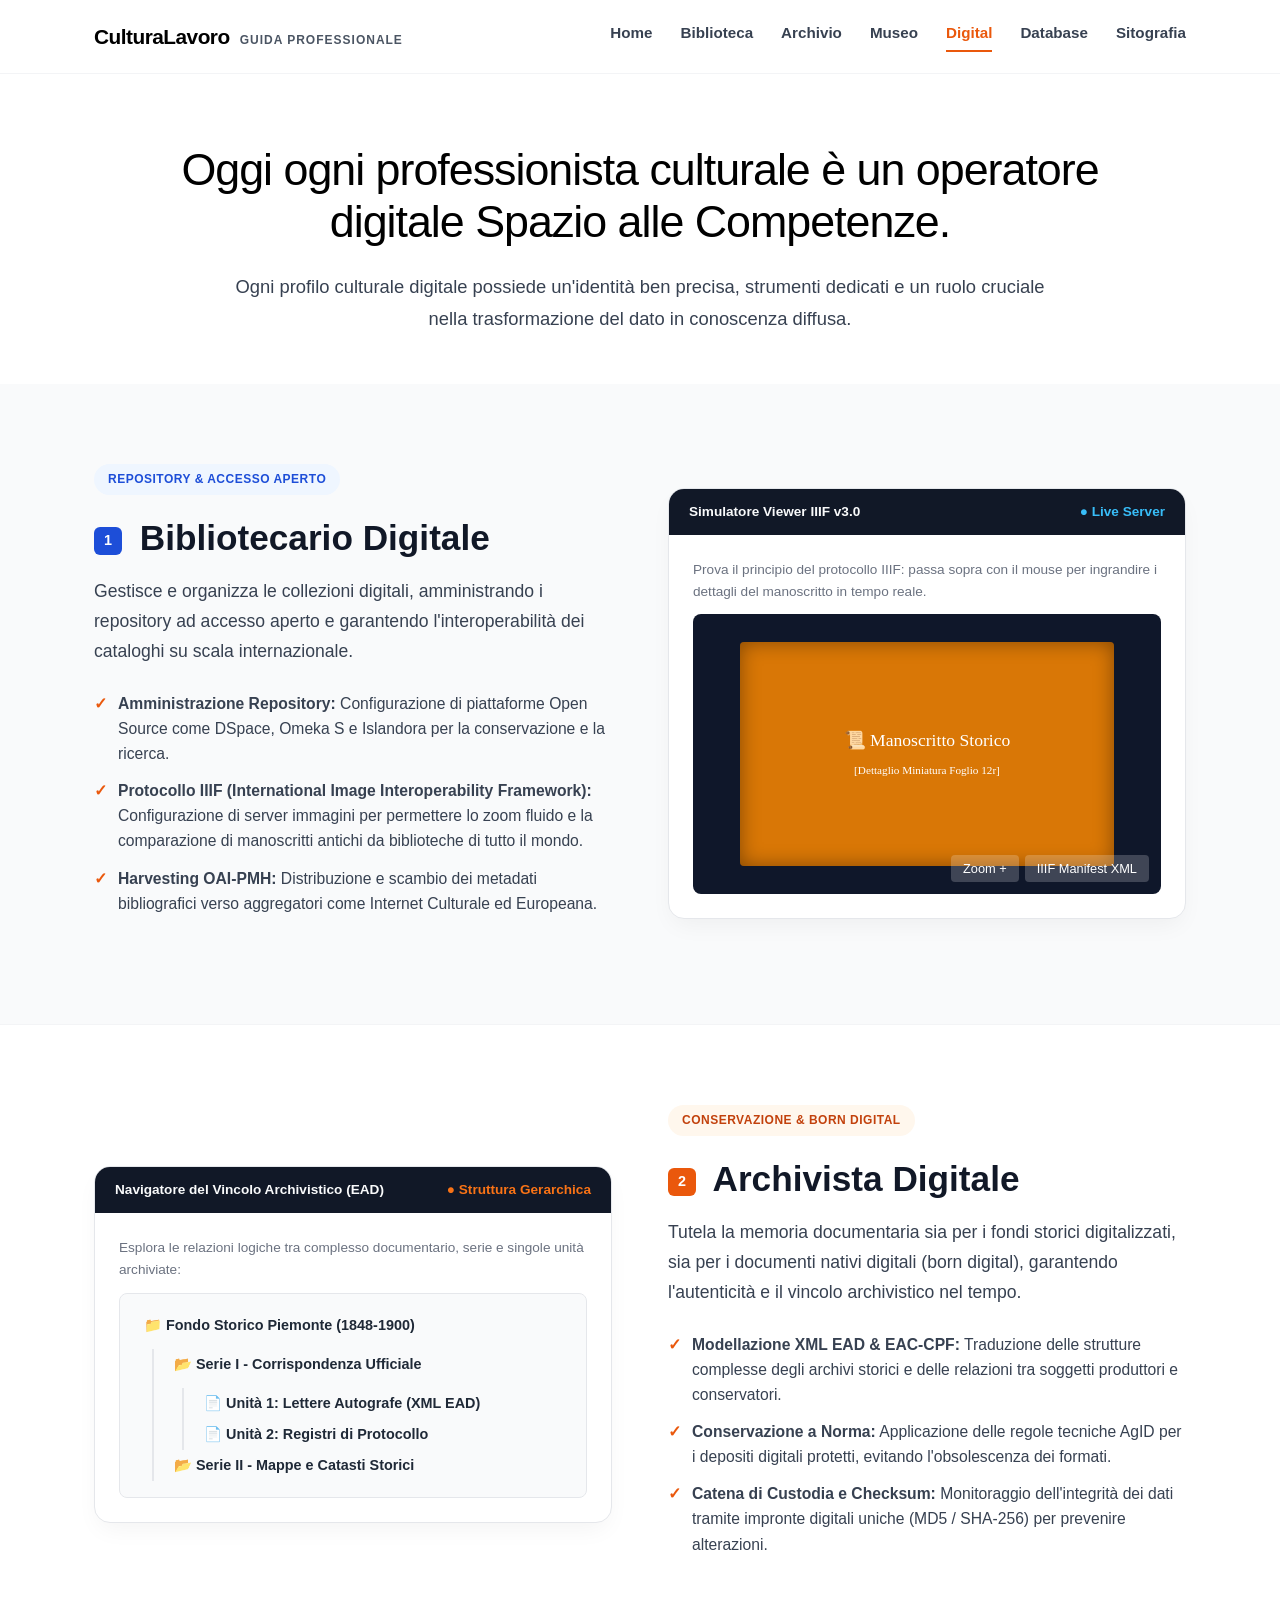
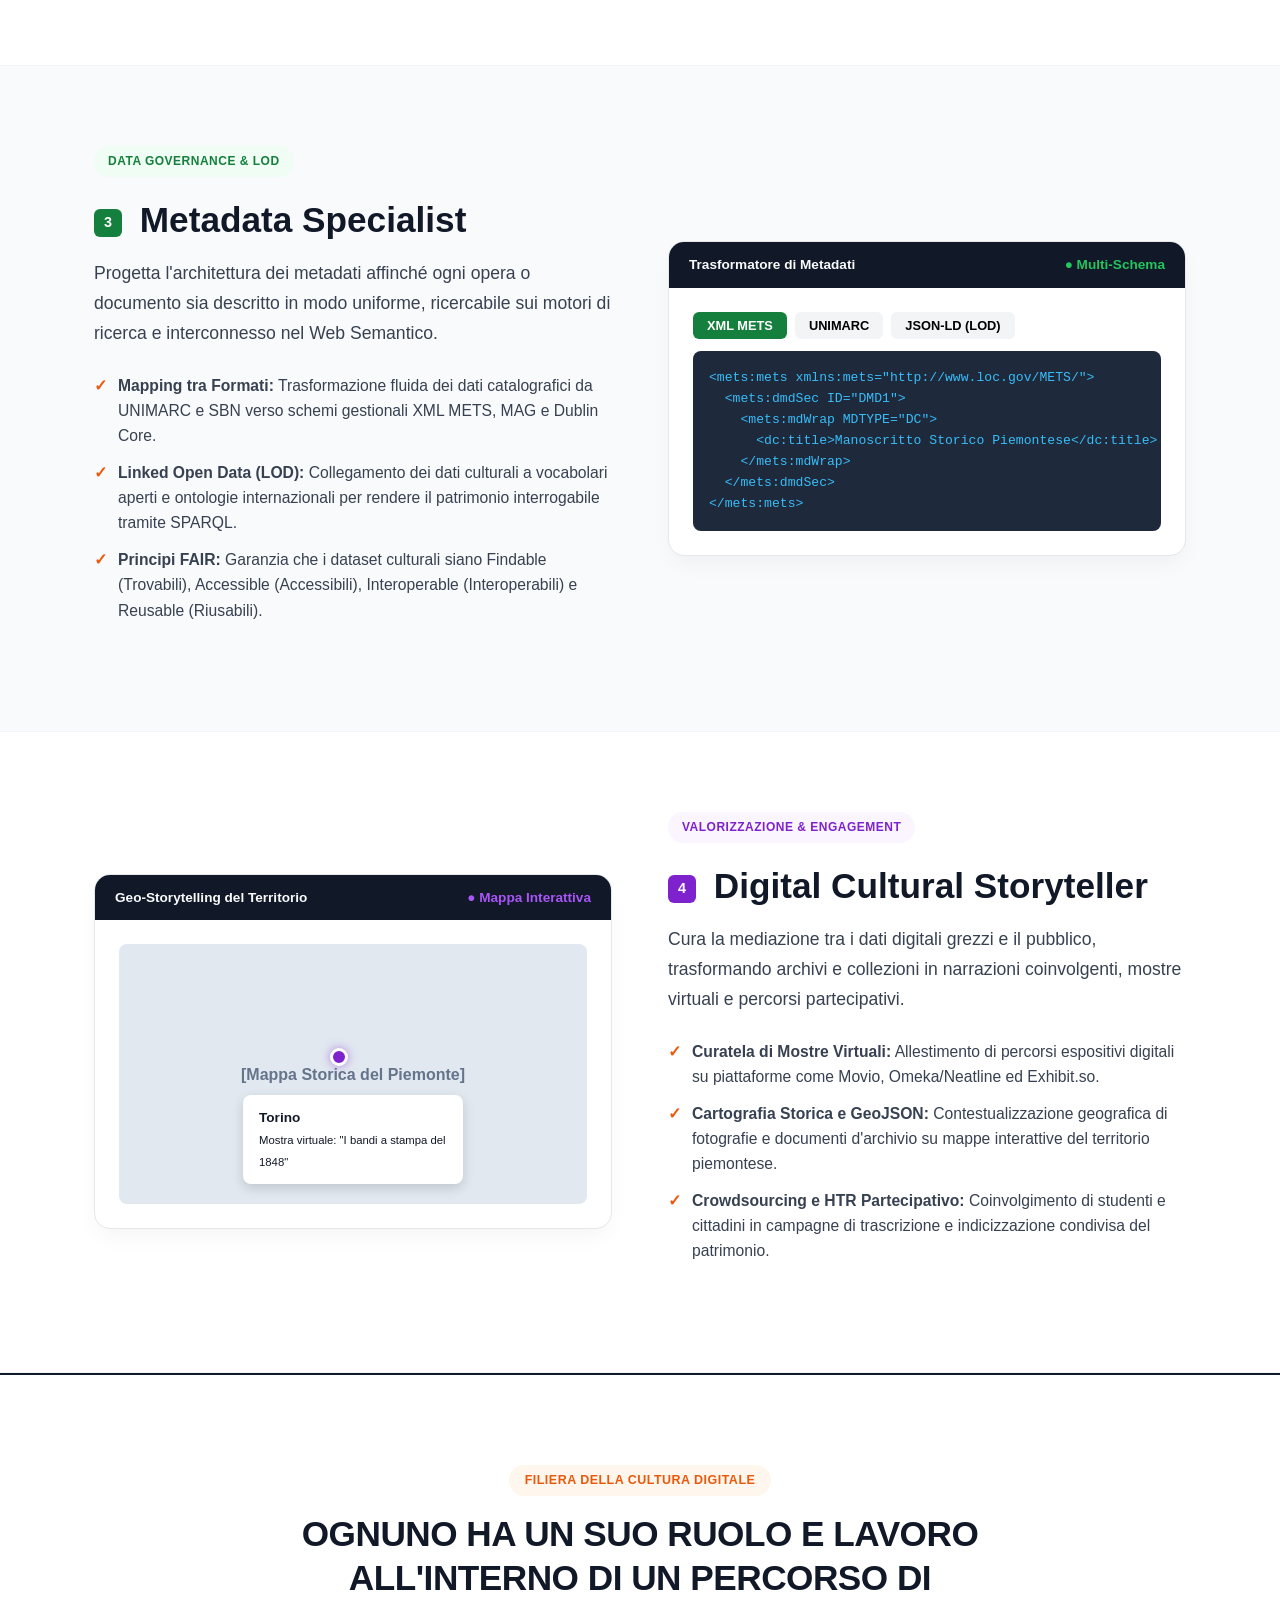
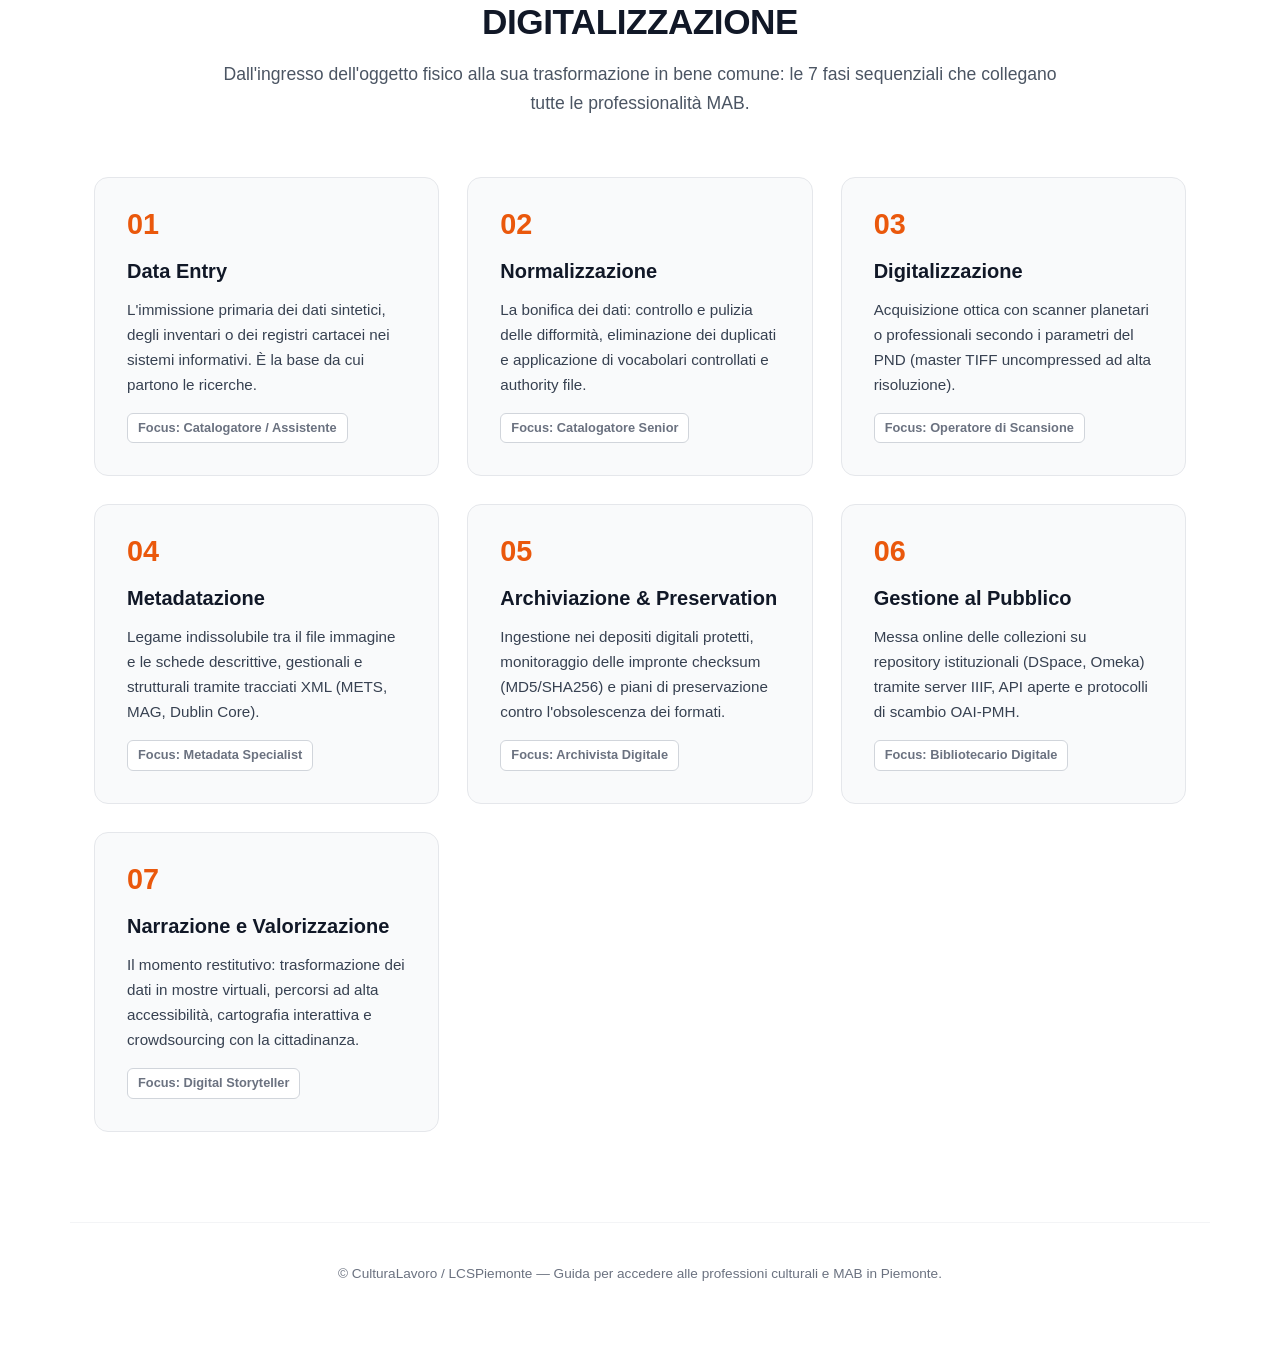
<file: digital.html>
<!DOCTYPE html>
<html lang="it">
<head>
    <meta charset="UTF-8">
    <meta name="viewport" content="width=device-width, initial-scale=1.0">
    <title>Profili Digitali & Ciclo MAB — CulturaLavoro / LCSPiemonte</title>
    <style>
        /* RESET & BASE SYSTEM */
        * {
            box-sizing: border-box;
            margin: 0;
            padding: 0;
        }

        body {
            font-family: -apple-system, BlinkMacSystemFont, "Segoe UI", Roboto, Helvetica, Arial, sans-serif;
            background-color: #ffffff;
            color: #111827;
            line-height: 1.6;
            padding-bottom: 80px;
        }

        .container {
            max-width: 1140px;
            margin: 0 auto;
            padding: 0 24px;
        }

        /* HEADER & NAVIGATION */
        .site-header {
            background: #ffffff;
            border-bottom: 1px solid #f3f4f6;
            padding: 20px 0;
            position: sticky;
            top: 0;
            z-index: 100;
        }

        .nav-container {
            display: flex;
            justify-content: space-between;
            align-items: center;
        }

        .brand-logo {
            display: flex;
            align-items: baseline;
            gap: 10px;
            text-decoration: none;
        }

        .brand-logo strong {
            font-size: 1.3rem;
            font-weight: 800;
            color: #000000;
            letter-spacing: -0.5px;
        }

        .brand-logo span {
            font-size: 0.75rem;
            font-weight: 700;
            color: #4b5563;
            letter-spacing: 1px;
            text-transform: uppercase;
        }

        .main-nav {
            display: flex;
            gap: 28px;
        }

        .main-nav a {
            text-decoration: none;
            color: #374151;
            font-weight: 600;
            font-size: 0.95rem;
            padding-bottom: 4px;
            transition: all 0.2s;
        }

        .main-nav a.active {
            color: #ea580c;
            border-bottom: 2px solid #ea580c;
        }

        .main-nav a:hover {
            color: #ea580c;
        }

        /* HERO SECTION */
        .hero-section {
            padding: 70px 0 50px;
            text-align: center;
            max-width: 920px;
            margin: 0 auto;
        }

        .hero-title {
            font-size: 2.8rem;
            font-weight: 500;
            letter-spacing: -1px;
            line-height: 1.15;
            color: #000000;
            margin-bottom: 24px;
        }

        .underline-highlight {
            position: relative;
            display: inline-block;
        }

        .underline-highlight::after {
            content: "";
            position: absolute;
            left: 0;
            bottom: 4px;
            width: 100%;
            height: 4px;
            background-color: #ea580c;
            border-radius: 2px;
        }

        .hero-subtitle {
            font-size: 1.15rem;
            color: #374151;
            line-height: 1.7;
            max-width: 820px;
            margin: 0 auto;
        }

        /* SEZIONI DEDICATE A TUTTO SCHERMO PER MESTIERE */
        .role-section {
            padding: 80px 0;
            border-bottom: 1px solid #f3f4f6;
        }

        .role-section:nth-child(even) {
            background-color: #f9fafb;
        }

        .role-grid {
            display: grid;
            grid-template-columns: 1fr 1fr;
            gap: 56px;
            align-items: center;
        }

        .role-grid.reverse {
            grid-template-columns: 1fr 1fr;
        }

        .role-content h2 {
            font-size: 2.2rem;
            font-weight: 800;
            color: #111827;
            margin-top: 10px;
            margin-bottom: 18px;
            line-height: 1.2;
        }

        .role-lead {
            font-size: 1.1rem;
            color: #374151;
            line-height: 1.7;
            margin-bottom: 24px;
        }

        .role-features {
            list-style: none;
            padding: 0;
            margin-bottom: 28px;
        }

        .role-features li {
            font-size: 0.98rem;
            color: #374151;
            margin-bottom: 12px;
            padding-left: 24px;
            position: relative;
        }

        .role-features li::before {
            content: "✓";
            position: absolute;
            left: 0;
            color: #ea580c;
            font-weight: bold;
        }

        /* PILLOLE E BADGE */
        .role-pill {
            display: inline-block;
            font-size: 0.75rem;
            font-weight: 700;
            padding: 6px 14px;
            border-radius: 20px;
            letter-spacing: 0.5px;
            text-transform: uppercase;
            margin-bottom: 12px;
        }

        .pill-blue { background: #eff6ff; color: #1d4ed8; }
        .pill-orange { background: #fff7ed; color: #c2410c; }
        .pill-green { background: #f0fdf4; color: #15803d; }
        .pill-purple { background: #faf5ff; color: #7e22ce; }

        .num-badge-inline {
            display: inline-flex;
            align-items: center;
            justify-content: center;
            width: 28px;
            height: 28px;
            border-radius: 6px;
            color: #ffffff;
            font-weight: 800;
            font-size: 0.9rem;
            margin-right: 8px;
            vertical-align: middle;
        }

        .bg-blue { background-color: #1d4ed8; }
        .bg-orange { background-color: #ea580c; }
        .bg-green { background-color: #15803d; }
        .bg-purple { background-color: #7e22ce; }

        /* WIDGET INTERATTIVI / SIMULATORI */
        .interactive-widget {
            background: #ffffff;
            border: 1px solid #e5e7eb;
            border-radius: 16px;
            box-shadow: 0 10px 25px -5px rgba(0, 0, 0, 0.05);
            overflow: hidden;
        }

        .widget-header {
            background: #111827;
            color: #f9fafb;
            padding: 12px 20px;
            display: flex;
            justify-content: space-between;
            align-items: center;
            font-size: 0.85rem;
            font-weight: 600;
        }

        .widget-body {
            padding: 24px;
        }

        /* WIDGET 1: SIMULATORE IIIF VIEWER */
        .iiif-viewer {
            background: #0f172a;
            color: #ffffff;
            height: 280px;
            border-radius: 8px;
            position: relative;
            display: flex;
            align-items: center;
            justify-content: center;
            overflow: hidden;
        }

        .iiif-manuscript {
            width: 80%;
            height: 80%;
            background: #d97706;
            border-radius: 4px;
            display: flex;
            flex-direction: column;
            align-items: center;
            justify-content: center;
            box-shadow: inset 0 0 20px rgba(0,0,0,0.4);
            transition: transform 0.3s ease;
            cursor: zoom-in;
        }

        .iiif-manuscript:hover {
            transform: scale(1.3);
        }

        .iiif-controls {
            position: absolute;
            bottom: 12px;
            right: 12px;
            display: flex;
            gap: 6px;
        }

        .iiif-btn {
            background: rgba(255,255,255,0.2);
            border: none;
            color: white;
            padding: 6px 12px;
            border-radius: 4px;
            font-size: 0.8rem;
            cursor: pointer;
        }

        /* WIDGET 2: ALBERO ARCHIVISTICO */
        .tree-node {
            margin-left: 16px;
            border-left: 2px solid #e5e7eb;
            padding-left: 12px;
            margin-top: 8px;
        }

        .tree-label {
            font-size: 0.9rem;
            font-weight: 600;
            color: #1f2937;
            cursor: pointer;
            padding: 4px 8px;
            border-radius: 4px;
            display: inline-block;
        }

        .tree-label:hover {
            background-color: #fff7ed;
            color: #ea580c;
        }

        /* WIDGET 3: CODE SWITCHER METADATI */
        .code-tabs {
            display: flex;
            gap: 8px;
            margin-bottom: 12px;
        }

        .code-tab-btn {
            background: #f3f4f6;
            border: none;
            padding: 6px 14px;
            border-radius: 6px;
            font-weight: 700;
            font-size: 0.8rem;
            cursor: pointer;
        }

        .code-tab-btn.active {
            background: #15803d;
            color: white;
        }

        .code-preview {
            background: #1e293b;
            color: #38bdf8;
            padding: 16px;
            border-radius: 8px;
            font-family: monospace;
            font-size: 0.82rem;
            height: 180px;
            overflow-y: auto;
        }

        /* WIDGET 4: MAPPA STORYTELLING */
        .storymap-box {
            background: #e2e8f0;
            height: 260px;
            border-radius: 8px;
            position: relative;
            display: flex;
            align-items: center;
            justify-content: center;
        }

        .map-pin {
            position: absolute;
            width: 18px;
            height: 18px;
            background: #7e22ce;
            border: 3px solid #ffffff;
            border-radius: 50%;
            cursor: pointer;
            box-shadow: 0 0 10px rgba(126, 34, 206, 0.5);
            transition: transform 0.2s;
        }

        .map-pin:hover {
            transform: scale(1.4);
        }

        .map-popover {
            position: absolute;
            bottom: 20px;
            background: #ffffff;
            padding: 12px 16px;
            border-radius: 8px;
            box-shadow: 0 4px 12px rgba(0,0,0,0.15);
            font-size: 0.85rem;
            max-width: 220px;
        }

        /* SEZIONE CICLO DI VITA ARCHIVIO DIGITALE (NUOVA) */
        .workflow-full-section {
            padding: 90px 0;
            background-color: #ffffff;
            border-top: 2px solid #111827;
        }

        .workflow-header {
            text-align: center;
            max-width: 850px;
            margin: 0 auto 60px;
        }

        .workflow-header-tag {
            display: inline-block;
            font-size: 0.78rem;
            font-weight: 700;
            color: #ea580c;
            background-color: #fff7ed;
            padding: 6px 16px;
            border-radius: 20px;
            text-transform: uppercase;
            letter-spacing: 0.5px;
            margin-bottom: 16px;
        }

        .workflow-header h2 {
            font-size: 2.2rem;
            font-weight: 900;
            color: #111827;
            letter-spacing: -0.5px;
            line-height: 1.25;
            text-transform: uppercase;
        }

        .workflow-header p {
            font-size: 1.1rem;
            color: #4b5563;
            margin-top: 16px;
            line-height: 1.6;
        }

        .workflow-timeline-grid {
            display: grid;
            grid-template-columns: repeat(auto-fit, minmax(320px, 1fr));
            gap: 28px;
        }

        .workflow-card {
            background: #f9fafb;
            border: 1px solid #e5e7eb;
            border-radius: 14px;
            padding: 32px;
            position: relative;
            transition: transform 0.2s ease, border-color 0.2s ease;
        }

        .workflow-card:hover {
            transform: translateY(-4px);
            border-color: #ea580c;
        }

        .workflow-step-badge {
            font-size: 1.8rem;
            font-weight: 900;
            color: #ea580c;
            line-height: 1;
            margin-bottom: 16px;
            display: block;
        }

        .workflow-card h3 {
            font-size: 1.25rem;
            font-weight: 800;
            color: #111827;
            margin-bottom: 10px;
        }

        .workflow-card p {
            font-size: 0.95rem;
            color: #374151;
            line-height: 1.65;
            margin-bottom: 16px;
        }

        .workflow-roles-tag {
            font-size: 0.8rem;
            font-weight: 700;
            color: #6b7280;
            background: #ffffff;
            border: 1px solid #d1d5db;
            padding: 4px 10px;
            border-radius: 6px;
            display: inline-block;
        }

        /* FOOTER */
        .site-footer {
            border-top: 1px solid #f3f4f6;
            padding-top: 40px;
            text-align: center;
            font-size: 0.85rem;
            color: #6b7280;
        }

        /* RESPONSIVE */
        @media (max-width: 850px) {
            .role-grid, .role-grid.reverse {
                grid-template-columns: 1fr;
                gap: 36px;
            }
            .workflow-header h2 {
                font-size: 1.6rem;
            }
        }
    </style>
</head>
<body>

   <!-- HEADER / NAV BAR -->
    <header class="site-header">
      <div class="container nav-container">
        
        <a href="index.html" class="brand-logo">
          <strong>CulturaLavoro</strong> 
          <span>Guida Professionale</span>
        </a>

        <button id="mobile-menu-btn" 
                type="button"
                style="display: none;"
                aria-expanded="false" 
                aria-controls="mobile-menu"
                aria-label="Apri menu di navigazione">
          <!-- Icone menu mobile -->
        </button>

        <nav class="main-nav">
          <a href="index.html">Home</a>
          <a href="biblioteca.html">Biblioteca</a>
          <a href="archivio.html">Archivio</a>
          <a href="museo.html">Museo</a>
          <a href="digital.html" class="active">Digital</a>
          <a href="database/index.html">Database</a>
          <a href="sitografia.html">Sitografia</a>
        </nav>

      </div>
    </header>

    <main>

        <!-- HERO SECTION -->
        <section class="hero-section container">
            <h1 class="hero-title"> Oggi ogni professionista culturale è un operatore digitale <span>Spazio alle Competenze</span>.</h1>
            <p class="hero-subtitle">
                Ogni profilo culturale digitale possiede un'identità ben precisa, strumenti dedicati e un ruolo cruciale nella trasformazione del dato in conoscenza diffusa.
            </p>
        </section>

        <!-- SEZIONE 1: BIBLIOTECARIO DIGITALE -->
        <section class="role-section">
            <div class="container role-grid">
                <div class="role-content">
                    <span class="role-pill pill-blue">Repository & Accesso Aperto</span>
                    <h2><span class="num-badge-inline bg-blue">1</span> Bibliotecario Digitale</h2>
                    <p class="role-lead">
                        Gestisce e organizza le collezioni digitali, amministrando i repository ad accesso aperto e garantendo l'interoperabilità dei cataloghi su scala internazionale.
                    </p>
                    <ul class="role-features">
                        <li><strong>Amministrazione Repository:</strong> Configurazione di piattaforme Open Source come DSpace, Omeka S e Islandora per la conservazione e la ricerca.</li>
                        <li><strong>Protocollo IIIF (International Image Interoperability Framework):</strong> Configurazione di server immagini per permettere lo zoom fluido e la comparazione di manoscritti antichi da biblioteche di tutto il mondo.</li>
                        <li><strong>Harvesting OAI-PMH:</strong> Distribuzione e scambio dei metadati bibliografici verso aggregatori come Internet Culturale ed Europeana.</li>
                    </ul>
                </div>

                <!-- WIDGET SIMULATORE IIIF -->
                <div class="interactive-widget">
                    <div class="widget-header">
                        <span>Simulatore Viewer IIIF v3.0</span>
                        <span style="color:#38bdf8;">● Live Server</span>
                    </div>
                    <div class="widget-body">
                        <p style="font-size:0.85rem; color:#6b7280; margin-bottom:12px;">Prova il principio del protocollo IIIF: passa sopra con il mouse per ingrandire i dettagli del manoscritto in tempo reale.</p>
                        <div class="iiif-viewer">
                            <div class="iiif-manuscript">
                                <span style="color:white; font-family:serif; font-size:1.1rem; text-align:center;">📜 Manoscritto Storico<br><small style="font-size:0.7rem;">[Dettaglio Miniatura Foglio 12r]</small></span>
                            </div>
                            <div class="iiif-controls">
                                <button class="iiif-btn">Zoom +</button>
                                <button class="iiif-btn">IIIF Manifest XML</button>
                            </div>
                        </div>
                    </div>
                </div>
            </div>
        </section>

        <!-- SEZIONE 2: ARCHIVISTA DIGITALE -->
        <section class="role-section">
            <div class="container role-grid reverse">
                
                <!-- WIDGET ALBERO ARCHIVISTICO -->
                <div class="interactive-widget">
                    <div class="widget-header">
                        <span>Navigatore del Vincolo Archivistico (EAD)</span>
                        <span style="color:#f97316;">● Struttura Gerarchica</span>
                    </div>
                    <div class="widget-body">
                        <p style="font-size:0.85rem; color:#6b7280; margin-bottom:12px;">Esplora le relazioni logiche tra complesso documentario, serie e singole unità archiviate:</p>
                        
                        <div style="background:#f9fafb; padding:16px; border-radius:8px; border:1px solid #e5e7eb;">
                            <div class="tree-label">📁 Fondo Storico Piemonte (1848-1900)</div>
                            <div class="tree-node">
                                <div class="tree-label">📂 Serie I - Corrispondenza Ufficiale</div>
                                <div class="tree-node">
                                    <div class="tree-label">📄 Unità 1: Lettere Autografe (XML EAD)</div>
                                    <div class="tree-label">📄 Unità 2: Registri di Protocollo</div>
                                </div>
                                <div class="tree-label">📂 Serie II - Mappe e Catasti Storici</div>
                            </div>
                        </div>
                    </div>
                </div>

                <div class="role-content">
                    <span class="role-pill pill-orange">Conservazione & Born Digital</span>
                    <h2><span class="num-badge-inline bg-orange">2</span> Archivista Digitale</h2>
                    <p class="role-lead">
                        Tutela la memoria documentaria sia per i fondi storici digitalizzati, sia per i documenti nativi digitali (born digital), garantendo l'autenticità e il vincolo archivistico nel tempo.
                    </p>
                    <ul class="role-features">
                        <li><strong>Modellazione XML EAD & EAC-CPF:</strong> Traduzione delle strutture complesse degli archivi storici e delle relazioni tra soggetti produttori e conservatori.</li>
                        <li><strong>Conservazione a Norma:</strong> Applicazione delle regole tecniche AgID per i depositi digitali protetti, evitando l'obsolescenza dei formati.</li>
                        <li><strong>Catena di Custodia e Checksum:</strong> Monitoraggio dell'integrità dei dati tramite impronte digitali uniche (MD5 / SHA-256) per prevenire alterazioni.</li>
                    </ul>
                </div>
            </div>
        </section>

        <!-- SEZIONE 3: METADATA SPECIALIST -->
        <section class="role-section">
            <div class="container role-grid">
                <div class="role-content">
                    <span class="role-pill pill-green">Data Governance & LOD</span>
                    <h2><span class="num-badge-inline bg-green">3</span> Metadata Specialist</h2>
                    <p class="role-lead">
                        Progetta l'architettura dei metadati affinché ogni opera o documento sia descritto in modo uniforme, ricercabile sui motori di ricerca e interconnesso nel Web Semantico.
                    </p>
                    <ul class="role-features">
                        <li><strong>Mapping tra Formati:</strong> Trasformazione fluida dei dati catalografici da UNIMARC e SBN verso schemi gestionali XML METS, MAG e Dublin Core.</li>
                        <li><strong>Linked Open Data (LOD):</strong> Collegamento dei dati culturali a vocabolari aperti e ontologie internazionali per rendere il patrimonio interrogabile tramite SPARQL.</li>
                        <li><strong>Principi FAIR:</strong> Garanzia che i dataset culturali siano Findable (Trovabili), Accessible (Accessibili), Interoperable (Interoperabili) e Reusable (Riusabili).</li>
                    </ul>
                </div>

                <!-- WIDGET CODE SWITCHER METADATI -->
                <div class="interactive-widget">
                    <div class="widget-header">
                        <span>Trasformatore di Metadati</span>
                        <span style="color:#22c55e;">● Multi-Schema</span>
                    </div>
                    <div class="widget-body">
                        <div class="code-tabs">
                            <button class="code-tab-btn active" onclick="switchCode('mets', this)">XML METS</button>
                            <button class="code-tab-btn" onclick="switchCode('unimarc', this)">UNIMARC</button>
                            <button class="code-tab-btn" onclick="switchCode('jsonld', this)">JSON-LD (LOD)</button>
                        </div>
                        <pre class="code-preview" id="codeDisplay">&lt;mets:mets xmlns:mets="http://www.loc.gov/METS/"&gt;
  &lt;mets:dmdSec ID="DMD1"&gt;
    &lt;mets:mdWrap MDTYPE="DC"&gt;
      &lt;dc:title&gt;Manoscritto Storico Piemontese&lt;/dc:title&gt;
    &lt;/mets:mdWrap&gt;
  &lt;/mets:dmdSec&gt;
&lt;/mets:mets&gt;</pre>
                    </div>
                </div>
            </div>
        </section>

        <!-- SEZIONE 4: DIGITAL CULTURAL STORYTELLER -->
        <section class="role-section">
            <div class="container role-grid reverse">
                
                <!-- WIDGET STORYMAP INTERATTIVA -->
                <div class="interactive-widget">
                    <div class="widget-header">
                        <span>Geo-Storytelling del Territorio</span>
                        <span style="color:#a855f7;">● Mappa Interattiva</span>
                    </div>
                    <div class="widget-body">
                        <div class="storymap-box">
                            <span style="font-weight:700; color:#64748b;">[Mappa Storica del Piemonte]</span>
                            <div class="map-pin" style="top:40%; left:45%;"></div>
                            <div class="map-popover">
                                <strong>Torino </strong><br>
                                <small>Mostra virtuale: "I bandi a stampa del 1848"</small>
                            </div>
                        </div>
                    </div>
                </div>

                <div class="role-content">
                    <span class="role-pill pill-purple">Valorizzazione & Engagement</span>
                    <h2><span class="num-badge-inline bg-purple">4</span> Digital Cultural Storyteller</h2>
                    <p class="role-lead">
                        Cura la mediazione tra i dati digitali grezzi e il pubblico, trasformando archivi e collezioni in narrazioni coinvolgenti, mostre virtuali e percorsi partecipativi.
                    </p>
                    <ul class="role-features">
                        <li><strong>Curatela di Mostre Virtuali:</strong> Allestimento di percorsi espositivi digitali su piattaforme come Movio, Omeka/Neatline ed Exhibit.so.</li>
                        <li><strong>Cartografia Storica e GeoJSON:</strong> Contestualizzazione geografica di fotografie e documenti d'archivio su mappe interattive del territorio piemontese.</li>
                        <li><strong>Crowdsourcing e HTR Partecipativo:</strong> Coinvolgimento di studenti e cittadini in campagne di trascrizione e indicizzazione condivisa del patrimonio.</li>
                    </ul>
                </div>
            </div>
        </section>

        <!-- SEZIONE CICLO DI VITA COMPLETO DELL'ARCHIVIO DIGITALE -->
        <section class="workflow-full-section">
            <div class="container">
                
                <div class="workflow-header">
                    <span class="workflow-header-tag">Filiera della Cultura Digitale</span>
                    <h2>OGNUNO HA UN SUO RUOLO E LAVORO ALL'INTERNO DI UN PERCORSO DI DIGITALIZZAZIONE</h2>
                    <p>Dall'ingresso dell'oggetto fisico alla sua trasformazione in bene comune: le 7 fasi sequenziali che collegano tutte le professionalità MAB.</p>
                </div>

                <div class="workflow-timeline-grid">
                    
                    <div class="workflow-card">
                        <span class="workflow-step-badge">01</span>
                        <h3>Data Entry</h3>
                        <p>L'immissione primaria dei dati sintetici, degli inventari o dei registri cartacei nei sistemi informativi. È la base da cui partono le ricerche.</p>
                        <span class="workflow-roles-tag">Focus: Catalogatore / Assistente</span>
                    </div>

                    <div class="workflow-card">
                        <span class="workflow-step-badge">02</span>
                        <h3>Normalizzazione</h3>
                        <p>La bonifica dei dati: controllo e pulizia delle difformità, eliminazione dei duplicati e applicazione di vocabolari controllati e authority file.</p>
                        <span class="workflow-roles-tag">Focus: Catalogatore Senior</span>
                    </div>

                    <div class="workflow-card">
                        <span class="workflow-step-badge">03</span>
                        <h3>Digitalizzazione</h3>
                        <p>Acquisizione ottica con scanner planetari o professionali secondo i parametri del PND (master TIFF uncompressed ad alta risoluzione).</p>
                        <span class="workflow-roles-tag">Focus: Operatore di Scansione</span>
                    </div>

                    <div class="workflow-card">
                        <span class="workflow-step-badge">04</span>
                        <h3>Metadatazione</h3>
                        <p>Legame indissolubile tra il file immagine e le schede descrittive, gestionali e strutturali tramite tracciati XML (METS, MAG, Dublin Core).</p>
                        <span class="workflow-roles-tag">Focus: Metadata Specialist</span>
                    </div>

                    <div class="workflow-card">
                        <span class="workflow-step-badge">05</span>
                        <h3>Archiviazione & Preservation</h3>
                        <p>Ingestione nei depositi digitali protetti, monitoraggio delle impronte checksum (MD5/SHA256) e piani di preservazione contro l'obsolescenza dei formati.</p>
                        <span class="workflow-roles-tag">Focus: Archivista Digitale</span>
                    </div>

                    <div class="workflow-card">
                        <span class="workflow-step-badge">06</span>
                        <h3>Gestione al Pubblico</h3>
                        <p>Messa online delle collezioni su repository istituzionali (DSpace, Omeka) tramite server IIIF, API aperte e protocolli di scambio OAI-PMH.</p>
                        <span class="workflow-roles-tag">Focus: Bibliotecario Digitale</span>
                    </div>

                    <div class="workflow-card">
                        <span class="workflow-step-badge">07</span>
                        <h3>Narrazione e Valorizzazione</h3>
                        <p>Il momento restitutivo: trasformazione dei dati in mostre virtuali, percorsi ad alta accessibilità, cartografia interattiva e crowdsourcing con la cittadinanza.</p>
                        <span class="workflow-roles-tag">Focus: Digital Storyteller</span>
                    </div>

                </div>

            </div>
        </section>

    </main>

    <!-- FOOTER -->
    <footer class="site-footer container">
        <p>© CulturaLavoro / LCSPiemonte — Guida per accedere alle professioni culturali e MAB in Piemonte.</p>
    </footer>

    <script>
        function switchCode(type, btn) {
            document.querySelectorAll('.code-tab-btn').forEach(b => b.classList.remove('active'));
            btn.classList.add('active');
            const display = document.getElementById('codeDisplay');
            
            if(type === 'mets') {
                display.textContent = `<mets:mets xmlns:mets="http://www.loc.gov/METS/">\n  <mets:dmdSec ID="DMD1">\n    <mets:mdWrap MDTYPE="DC">\n      <dc:title>Manoscritto Storico Piemontese</dc:title>\n    </mets:mdWrap>\n  </mets:dmdSec>\n</mets:mets>`;
            } else if(type === 'unimarc') {
                display.textContent = `200 1$aManoscritto Storico Piemontese$fBiblioteca Regionale\n700  1$aAutore Anonimo$4340\n856 4 $uhttps://lcspiemonte.it/viewer/iiif/manifest.json`;
            } else if(type === 'jsonld') {
                display.textContent = `{\n  "@context": "https://schema.org",\n  "@type": "Manuscript",\n  "name": "Manoscritto Storico Piemontese",\n  "license": "https://creativecommons.org/licenses/by/4.0/"\n}`;
            }
        }
    </script>
</body>
</html>
</file>
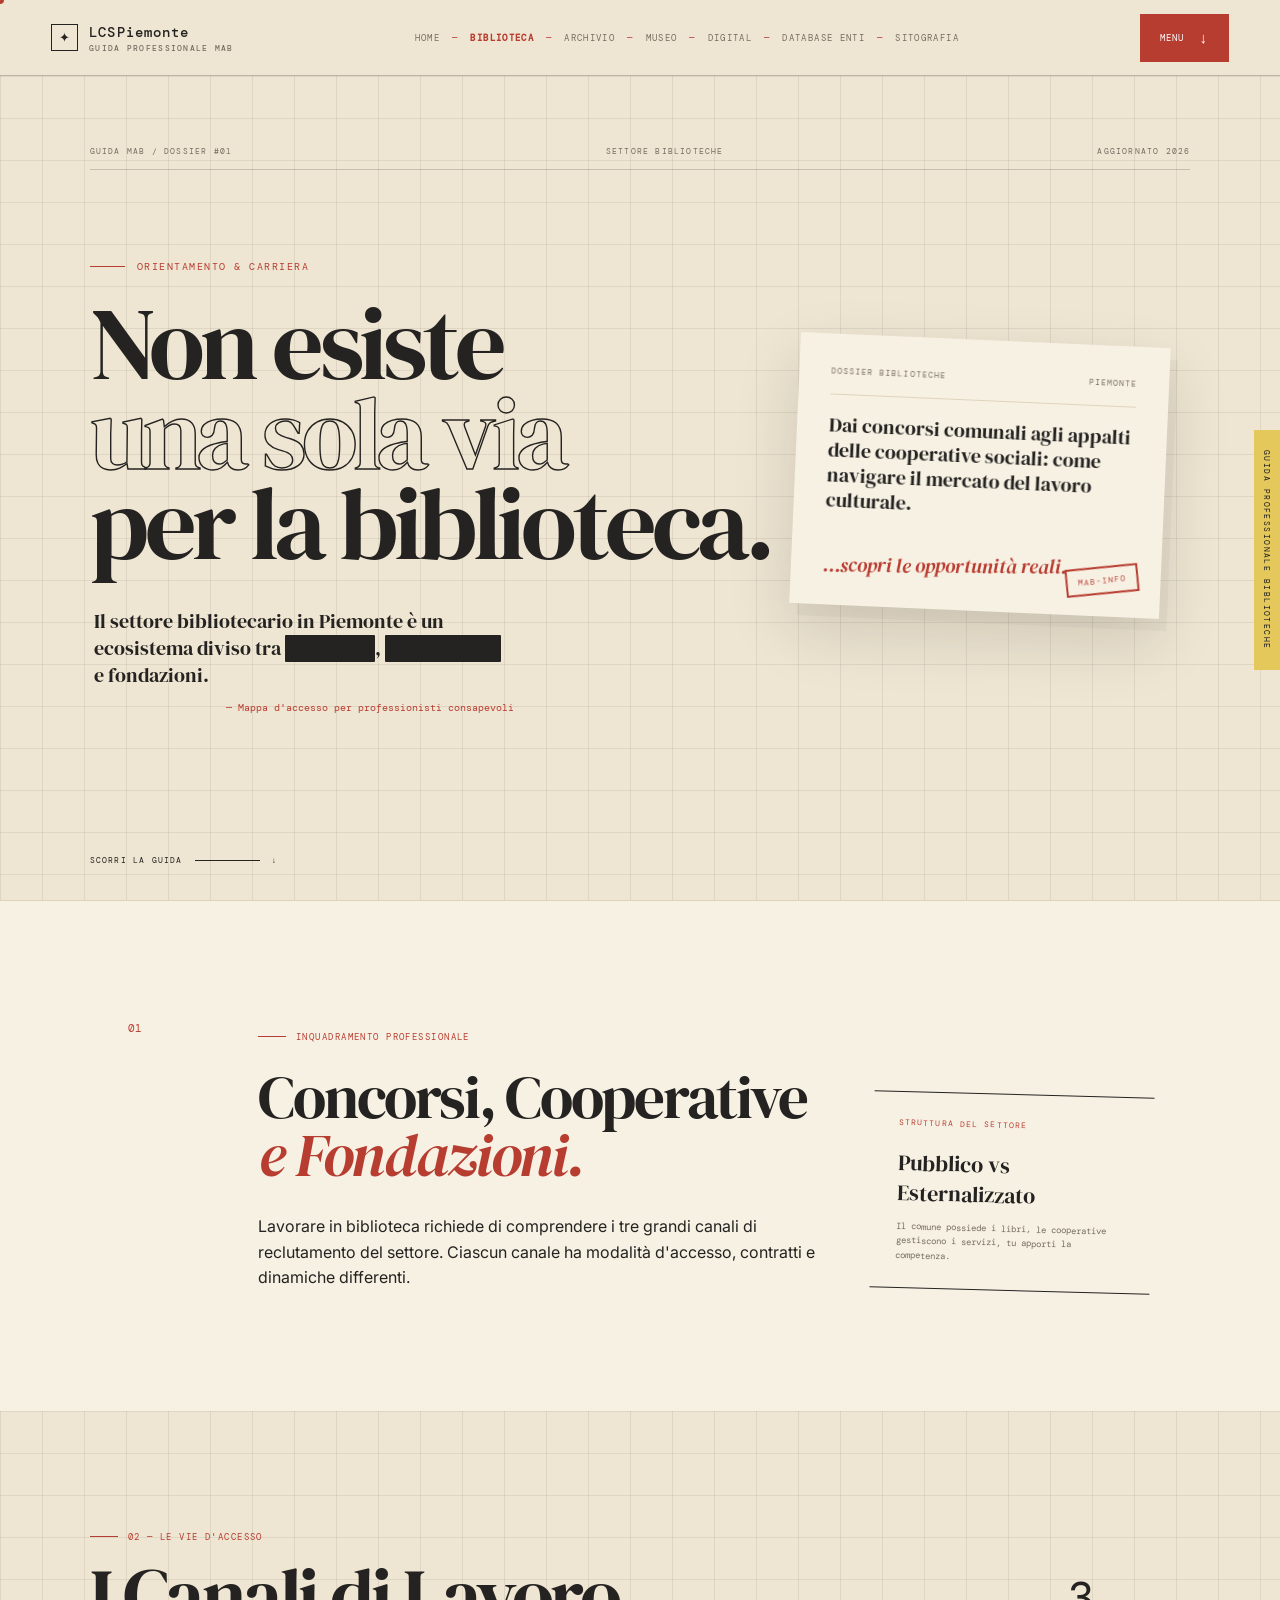
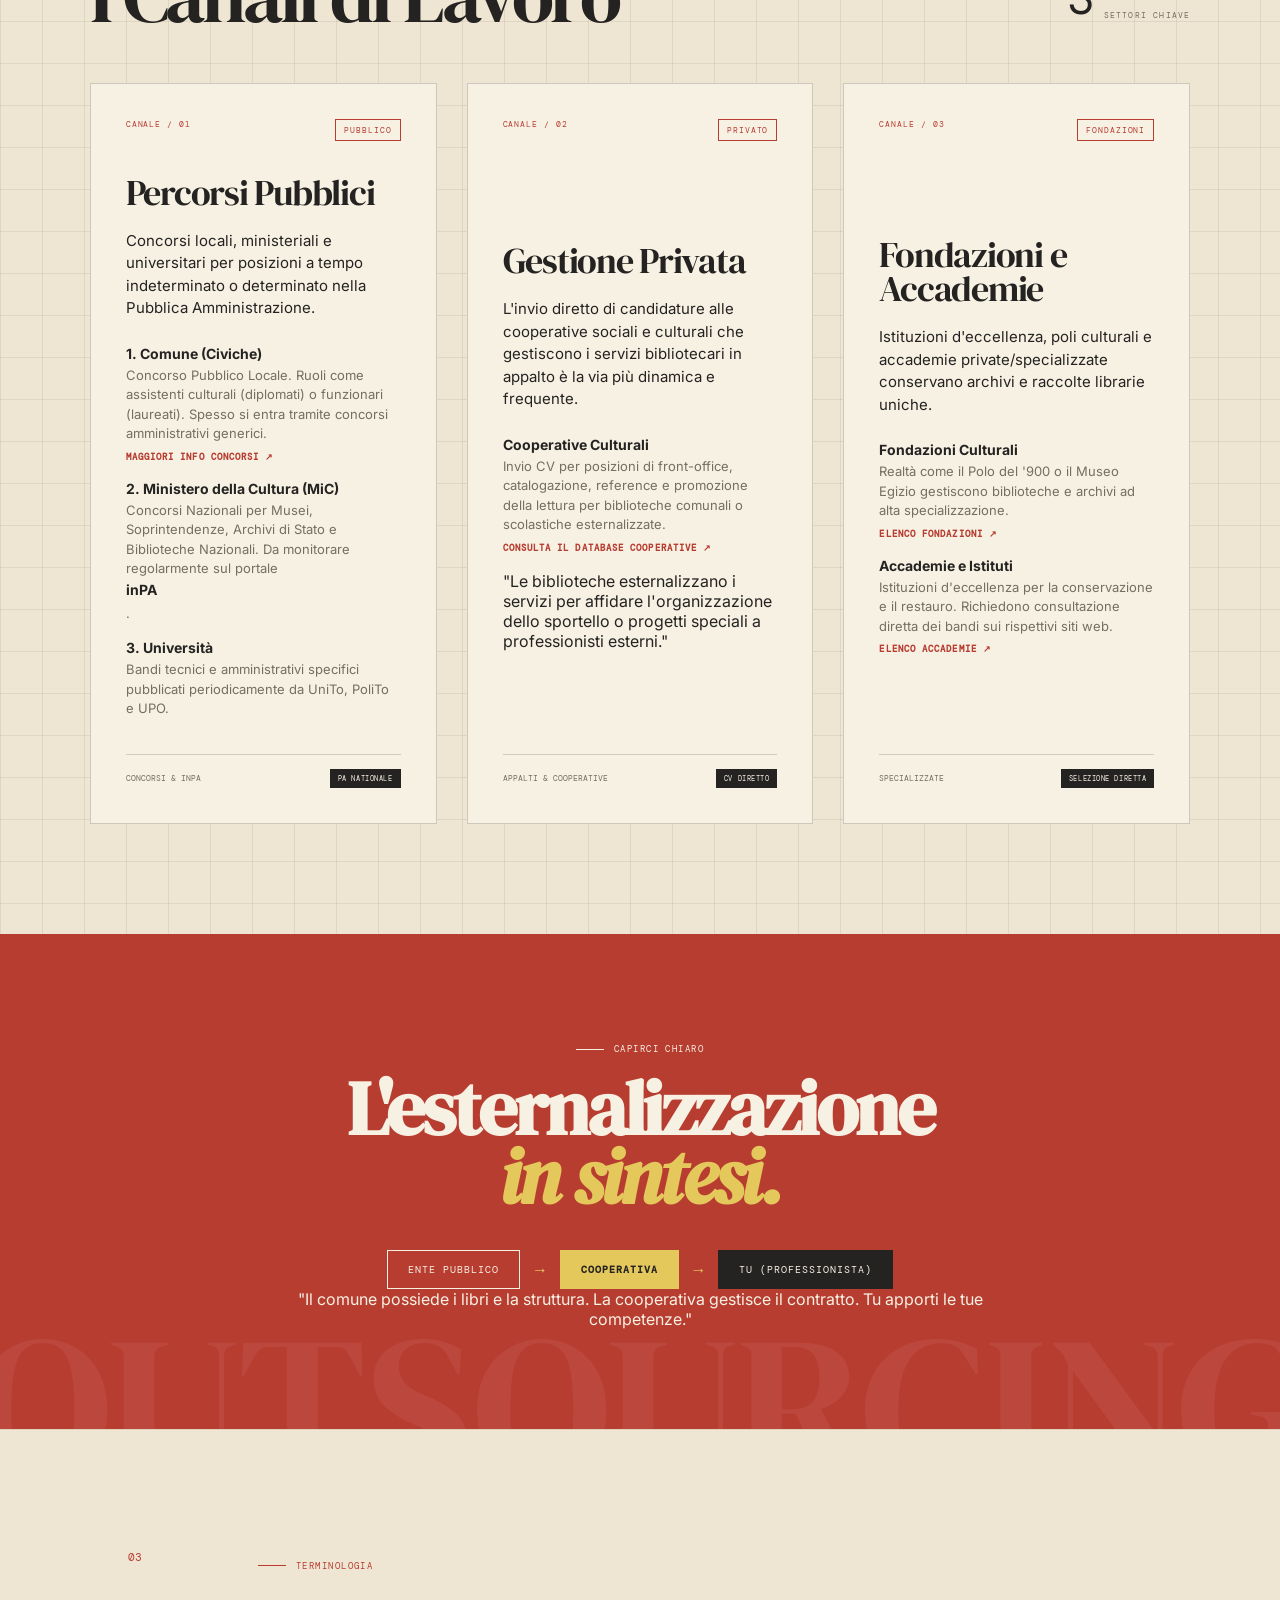
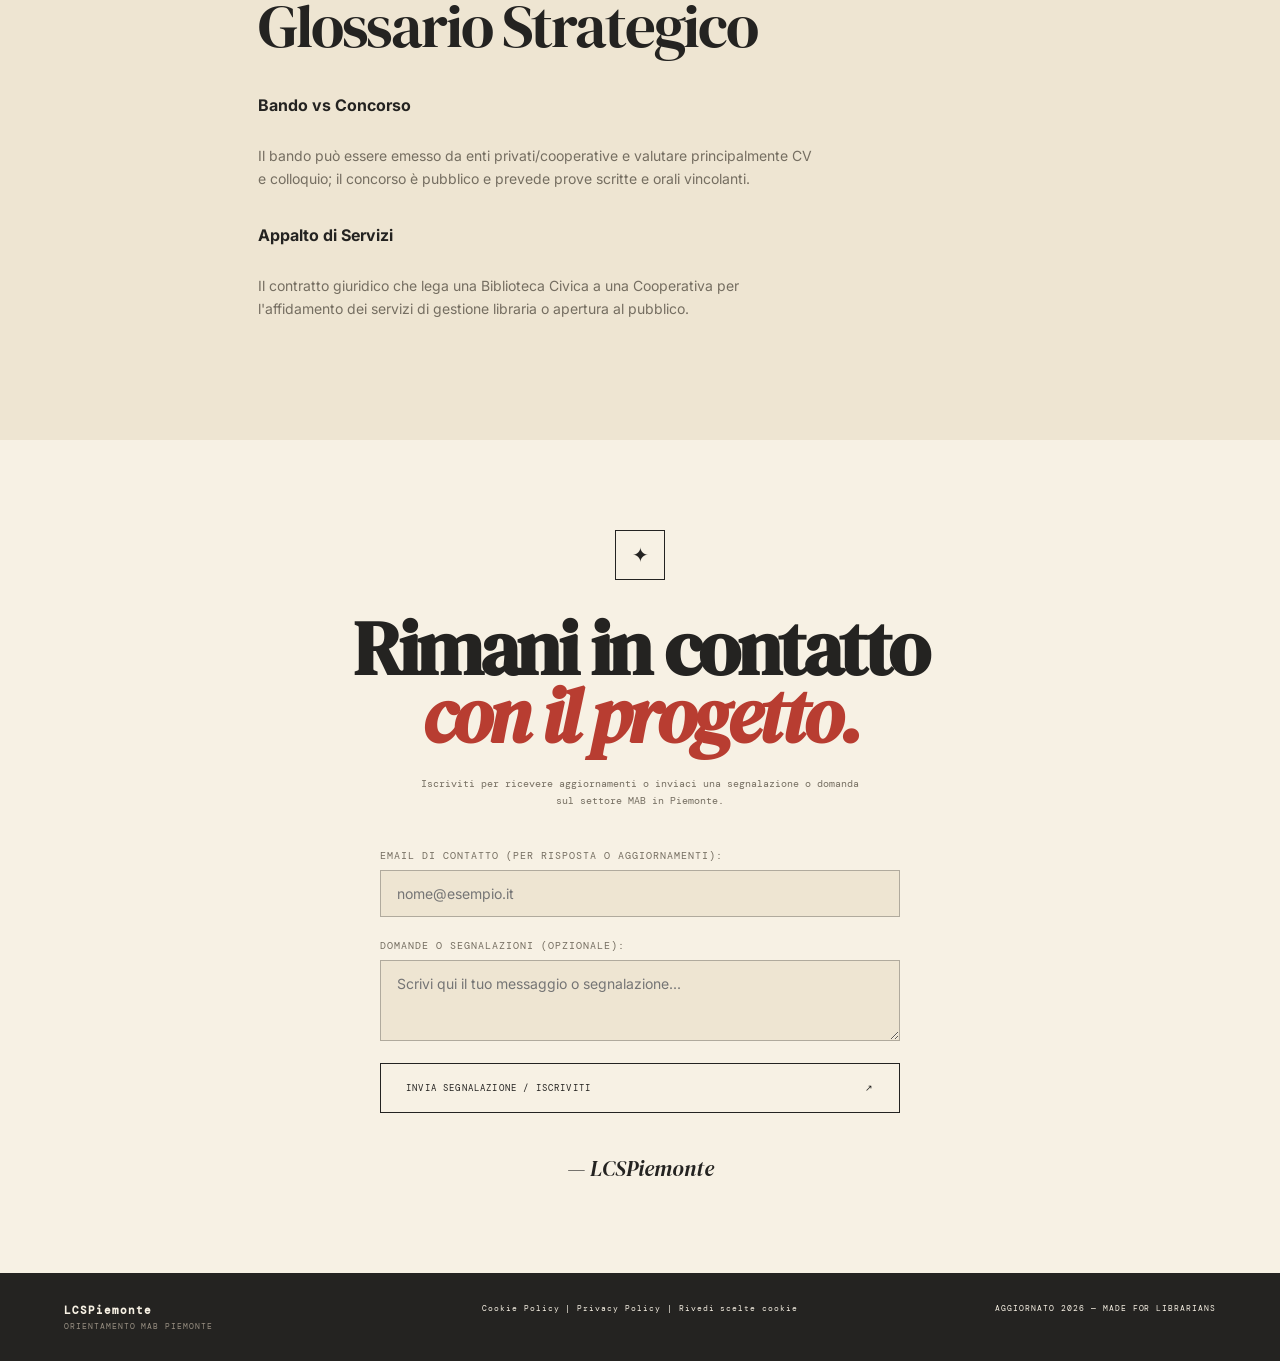
<file: Prova.html>
<!DOCTYPE html>
<html lang="it">
<head>
  <meta charset="UTF-8">
  <meta name="viewport" content="width=device-width, initial-scale=1.0">

  <link rel="icon" type="image/png" href="https://img.icons8.com/?size=32&id=LaD94PUPPhFp&format=png&color=000000">
  
  <script type="text/javascript" src="https://embeds.iubenda.com/widgets/9aa901dc-28ad-4899-8f5e-6fa6ace80448.js"></script>
  <meta name="google-site-verification" content="R1OdQJfnRqipIqr0WtZW6Mouh64hmLEGzrme-blA" />
  
  <title>Come Lavorare in Biblioteca: Guida Completa, Bandi e Concorsi — LCSPiemonte</title>
  <meta name="description" content="Vuoi lavorare in biblioteca? Scopri la guida professionale ai percorsi, bandi, concorsi pubblici e dinamiche tra Comuni e Cooperative sociali in Piemonte.">
  <link rel="canonical" href="https://vlad-pixelsvg.github.io/LCSPiemonte/biblioteca.html" />

  <!-- FONTS: DM Serif Display, DM Mono, Inter -->
  <link rel="preconnect" href="https://fonts.googleapis.com">
  <link rel="preconnect" href="https://fonts.gstatic.com" crossorigin>
  <link href="https://fonts.googleapis.com/css2?family=DM+Mono:ital,wght@0,300;0,400;0,500;1,400&family=DM+Serif+Display:ital@0;1&family=Inter:wght@400;500;600;700&display=swap" rel="stylesheet">

   <!--<link rel="stylesheet" href="style.css"> -->

  <!-- OPEN GRAPH & TWITTER -->
  <meta property="og:title" content="Come Lavorare in Biblioteca: Guida Completa e Percorsi" />
  <meta property="og:description" content="La guida scientifico-professionale per orientarsi tra bandi, concorsi ed esternalizzazioni nel mondo delle biblioteche in Piemonte." />
  <meta property="og:url" content="https://vlad-pixelsvg.github.io/LCSPiemonte/biblioteca.html" />
  <meta property="og:type" content="website" />
  <meta property="og:image" content="https://images.unsplash.com/photo-1507842217343-583bb7270b66?w=1200&h=630&fit=crop" />
  <meta property="og:site_name" content="LCSPiemonte" />

  <meta name="twitter:card" content="summary_large_image">
  <meta name="twitter:title" content="Come Lavorare in Biblioteca: Guida Completa e Percorsi">
  <meta name="twitter:description" content="Scopri come orientarsi tra bandi, concorsi ed esternalizzazioni nel mondo delle biblioteche.">
  <meta name="twitter:image" content="https://images.unsplash.com/photo-1507842217343-583bb7270b66?w=1200&h=630&fit=crop">
  
  <script type="application/ld+json">
  {
    "@context": "https://schema.org",
    "@type": "Article",
    "headline": "Come Lavorare in Biblioteca: Guida Completa, Bandi e Concorsi",
    "description": "Vuoi lavorare in biblioteca? Scopri la guida professionale ai percorsi, bandi, concorsi pubblici e dinamiche tra Comuni e Cooperative sociali.",
    "image": "https://images.unsplash.com/photo-1507842217343-583bb7270b66?w=1200&h=630&fit=crop",
    "author": {
      "@type": "Organization",
      "name": "LCSPiemonte"
    },
    "publisher": {
      "@type": "Organization",
      "name": "LCSPiemonte",
      "url": "https://vlad-pixelsvg.github.io/LCSPiemonte/"
    },
    "url": "https://vlad-pixelsvg.github.io/LCSPiemonte/biblioteca.html"
  }
  </script>

  <!-- GOOGLE ANALYTICS -->
  <script async src="https://www.googletagmanager.com/gtag/js?id=G-8FBFG1VPSY"></script>
  <script>
    window.dataLayer = window.dataLayer || [];
    function gtag(){dataLayer.push(arguments);}
    gtag('js', new Date());
    gtag('config', 'G-8FBFG1VPSY');
  </script>
  
<style>
:root {
  --paper: #eee5d2;
  --paper-light: #f7f1e4;
  --paper-dark: #dfd3bc;

  --ink: #242321;
  --muted: #756e61;

  --red: #b83d31;
  --red-dark: #8f2d25;

  --yellow: #e4c85b;
  --blue: #5d7285;

  --grid: rgba(62, 57, 48, 0.09);

  --shadow: rgba(35, 31, 24, 0.14);

  --serif: "DM Serif Display", Georgia, serif;
  --mono: "DM Mono", monospace;
  --sans: "Inter", Arial, sans-serif;
}

/* RESET & BASE */

* {
  box-sizing: border-box;
  margin: 0;
  padding: 0;
}

html {
  scroll-behavior: smooth;
}

body {
  background: var(--paper);
  color: var(--ink);
  font-family: var(--sans);
  overflow-x: hidden;
}

button,
input,
textarea,
a {
  font: inherit;
}

button {
  border: 0;
  cursor: pointer;
}

a {
  color: inherit;
  text-decoration: none;
}

/* ACCESSIBILITÀ & SKIP LINK */

.sr-only {
  position: absolute !important;
  width: 1px !important;
  height: 1px !important;
  padding: 0 !important;
  margin: -1px !important;
  overflow: hidden !important;
  clip: rect(0, 0, 0, 0) !important;
  white-space: nowrap !important;
  border: 0 !important;
}

.sr-only:focus {
  position: fixed !important;
  top: 15px !important;
  left: 15px !important;
  width: auto !important;
  height: auto !important;
  clip: auto !important;
  white-space: normal !important;
  z-index: 10000 !important;
  padding: 10px 15px !important;
  background: var(--ink) !important;
  color: var(--paper-light) !important;
  font-family: var(--mono) !important;
  font-size: 11px !important;
}

/* CURSORE DECORATIVO */

.cursor-dot {
  position: fixed;
  width: 8px;
  height: 8px;
  background: var(--red);
  border-radius: 50%;
  pointer-events: none;
  z-index: 9999;
  transform: translate(-50%, -50%);
  display: none;
}

@media (pointer: fine) {
  .cursor-dot {
    display: block;
  }
}

/* HEADER */

.site-header {
  height: 76px;
  padding: 0 4vw;

  display: flex;
  align-items: center;
  justify-content: space-between;

  border-bottom: 1px solid rgba(36, 35, 33, 0.25);

  background: rgba(238, 229, 210, 0.94);
  backdrop-filter: blur(12px);

  position: sticky;
  top: 0;
  z-index: 100;
}

.logo {
  display: flex;
  align-items: center;
  gap: 11px;

  font-family: var(--mono);
  font-size: 14px;
  font-weight: 500;
  letter-spacing: 0.08em;
}

.logo-symbol {
  width: 27px;
  height: 27px;

  display: grid;
  place-items: center;

  border: 1px solid var(--ink);

  font-size: 13px;
}

.logo small {
  display: block;

  margin-top: 2px;

  font-size: 8px;
  letter-spacing: 0.16em;
  color: var(--muted);
}

.header-center {
  display: flex;
  align-items: center;
  gap: 12px;

  font-family: var(--mono);
  font-size: 9px;
  letter-spacing: 0.15em;
  color: var(--muted);
}

.header-center a {
  transition: color 0.2s ease;
  white-space: nowrap;
}

.header-center a:hover,
.header-center a.active-link {
  color: var(--red);
  font-weight: 600;
}

.header-separator {
  color: var(--red);
}

.header-button {
  display: flex;
  gap: 14px;
  align-items: center;

  padding: 14px 20px;

  background: var(--red);
  color: white;

  font-family: var(--mono);
  font-size: 9px;
  letter-spacing: 0.13em;

  transition:
    background 0.25s ease,
    transform 0.25s ease;
}

.header-button:hover {
  background: var(--red-dark);
  transform: translateY(-2px);
}

.header-button .arrow {
  font-size: 15px;
}

/* MENU MOBILE OVERLAY */

.mobile-menu-overlay {
  position: fixed;
  top: 76px;
  left: 0;
  width: 100%;
  background: var(--paper-light);
  border-bottom: 1px solid rgba(36, 35, 33, 0.25);
  box-shadow: 0 20px 40px var(--shadow);
  z-index: 99;
  padding: 25px 20px;
}

.mobile-menu-overlay.hidden {
  display: none;
}

.mobile-menu-content {
  display: flex;
  flex-direction: column;
  gap: 15px;
  font-family: var(--mono);
  font-size: 11px;
  letter-spacing: 0.12em;
}

.mobile-menu-content a.active-mobile {
  color: var(--red);
  font-weight: bold;
}

/* GENERIC */

.eyebrow {
  display: inline-flex;
  align-items: center;

  font-family: var(--mono);
  font-size: 9px;
  letter-spacing: 0.16em;
  color: var(--red);
}

.eyebrow::before {
  content: "";
  width: 28px;
  height: 1px;

  margin-right: 10px;

  background: var(--red);
}

/* HERO */

.hero {
  position: relative;

  min-height: calc(100vh - 76px);

  padding: 70px 7vw 80px;

  overflow: hidden;

  background: var(--paper);
}

.hero-grid {
  position: absolute;
  inset: 0;

  background-image:
    linear-gradient(var(--grid) 1px, transparent 1px),
    linear-gradient(90deg, var(--grid) 1px, transparent 1px);

  background-size: 42px 42px;

  pointer-events: none;
}

.hero-topline {
  position: relative;
  z-index: 2;

  display: flex;
  justify-content: space-between;

  font-family: var(--mono);
  font-size: 8px;
  letter-spacing: 0.15em;

  color: var(--muted);

  border-bottom: 1px solid rgba(36, 35, 33, 0.2);

  padding-bottom: 13px;
}

.hero-content {
  position: relative;
  z-index: 2;

  width: min(760px, 75vw);

  margin-top: 10vh;
}

.hero-label {
  display: flex;
  align-items: center;

  margin-bottom: 25px;

  font-family: var(--mono);
  font-size: 10px;
  letter-spacing: 0.15em;

  color: var(--red);
}

.label-line {
  width: 35px;
  height: 1px;
  background: var(--red);
  margin-right: 12px;
}

.hero h1 {
  font-family: var(--serif);
  font-size: clamp(52px, 8vw, 120px);
  font-weight: 400;

  line-height: 0.88;
  letter-spacing: -0.045em;
}

.hero h1 span {
  color: transparent;
  -webkit-text-stroke: 1.4px var(--ink);
}

.hero-description {
  width: min(420px, 100%);

  margin-top: 40px;
  margin-left: 4px;

  font-family: var(--serif);
  font-size: 20px;
  line-height: 1.35;
}

.hero-note {
  margin-top: 12px;

  font-family: var(--mono);
  font-size: 10px;
  color: var(--red);

  text-align: right;
}

/* REDACTION */

.redacted {
  display: inline-block;

  padding: 0 5px;

  color: transparent;

  background: var(--ink);

  border-radius: 1px;

  cursor: pointer;

  transition:
    color 0.25s ease,
    background 0.25s ease;
}

.redacted:hover,
.redacted.revealed {
  color: var(--paper-light);
  background: var(--red);
}

/* HERO PAPER */

.hero-paper {
  position: absolute;

  width: min(370px, 32vw);

  right: 9vw;
  top: 32%;

  padding: 32px;

  background: var(--paper-light);

  box-shadow:
    8px 12px 0 rgba(0, 0, 0, 0.03),
    0 25px 60px var(--shadow);

  transform: rotate(2.5deg);

  z-index: 3;

  animation: paperFloat 6s ease-in-out infinite;
  will-change: transform;
}

@keyframes paperFloat {
  0%,
  100% {
    transform: rotate(2.5deg) translateY(0);
  }

  50% {
    transform: rotate(1.8deg) translateY(-9px);
  }
}

.paper-header {
  display: flex;
  justify-content: space-between;

  font-family: var(--mono);
  font-size: 8px;
  letter-spacing: 0.13em;
  color: var(--muted);
}

.paper-line {
  height: 1px;
  margin: 18px 0;

  background: var(--paper-dark);
}

.hero-paper p {
  font-family: var(--serif);
  font-size: 20px;
  line-height: 1.25;
}

.paper-handwritten {
  margin-top: 35px;

  font-style: italic;

  color: var(--red);

  transform: rotate(-2deg);
}

.paper-stamp {
  position: absolute;

  right: 22px;
  bottom: 22px;

  padding: 7px 10px;

  border: 2px solid var(--red);

  color: var(--red);

  font-family: var(--mono);
  font-size: 8px;
  letter-spacing: 0.14em;

  transform: rotate(-8deg);
}

/* HERO SIDE */

.hero-side-label {
  position: absolute;

  right: 0;
  top: 43%;

  padding: 20px 8px;

  background: var(--yellow);

  writing-mode: vertical-rl;

  font-family: var(--mono);
  font-size: 8px;
  letter-spacing: 0.18em;
}

.hero-scroll {
  position: absolute;

  bottom: 35px;
  left: 7vw;

  display: flex;
  align-items: center;
  gap: 12px;

  font-family: var(--mono);
  font-size: 8px;
  letter-spacing: 0.15em;
}

.scroll-line {
  width: 65px;
  height: 1px;
  background: var(--ink);
}

/* INTRO SECTION */

.intro-section {
  position: relative;

  display: grid;
  grid-template-columns: 80px minmax(0, 1fr) 280px;
  gap: 50px;

  padding: 120px 10vw;

  background: var(--paper-light);

  border-top: 1px solid var(--paper-dark);
}

.section-number {
  font-family: var(--mono);
  font-size: 11px;
  color: var(--red);
}

.intro-main {
  max-width: 720px;
}

.intro-main h2 {
  margin-top: 25px;

  font-family: var(--serif);
  font-size: clamp(40px, 4.8vw, 70px);
  font-weight: 400;

  line-height: 0.95;
  letter-spacing: -0.035em;
}

.intro-main h2 em {
  color: var(--red);
}

.intro-main p {
  max-width: 590px;

  margin-top: 30px;

  font-family: var(--sans);
  font-size: 16px;
  line-height: 1.6;
  color: var(--ink);
}

.intro-note {
  align-self: end;

  padding: 25px;

  border-top: 1px solid var(--ink);
  border-bottom: 1px solid var(--ink);

  transform: rotate(1.5deg);
}

.intro-note span {
  display: block;

  margin-bottom: 20px;

  font-family: var(--mono);
  font-size: 8px;
  color: var(--red);
  letter-spacing: 0.14em;
}

.intro-note strong {
  display: block;

  font-family: var(--serif);
  font-size: 22px;
  font-weight: 400;
}

.intro-note small {
  display: block;

  margin-top: 12px;

  font-family: var(--mono);
  font-size: 9px;
  line-height: 1.6;
  color: var(--muted);
}

/* STORIES & GUIDES SECTION */

.stories-section {
  padding: 110px 7vw;

  background: var(--paper);

  background-image:
    linear-gradient(var(--grid) 1px, transparent 1px),
    linear-gradient(90deg, var(--grid) 1px, transparent 1px);

  background-size: 42px 42px;
}

.stories-heading {
  display: flex;
  justify-content: space-between;
  align-items: flex-end;

  margin-bottom: 55px;
}

.stories-heading h2 {
  margin-top: 20px;

  font-family: var(--serif);
  font-size: clamp(45px, 6vw, 90px);
  font-weight: 400;

  line-height: 0.85;
  letter-spacing: -0.045em;
}

.story-count {
  display: flex;
  align-items: flex-end;
  gap: 10px;

  font-family: var(--mono);
}

.story-count strong {
  font-size: 45px;
  font-weight: 400;
}

.story-count span {
  font-size: 8px;
  color: var(--muted);
  letter-spacing: 0.15em;
  padding-bottom: 8px;
}

/* GRID & CARDS */

.stories-grid {
  display: grid;
  grid-template-columns: repeat(auto-fit, minmax(320px, 1fr));
  gap: 30px;
}

.story-card {
  position: relative;

  padding: 35px;

  background: var(--paper-light);

  border: 1px solid rgba(36, 35, 33, 0.2);

  overflow: hidden;

  display: flex;
  flex-direction: column;
  justify-content: space-between;

  transition:
    transform 0.35s cubic-bezier(0.2, 0.8, 0.2, 1),
    box-shadow 0.35s ease;
}

.story-card:hover {
  transform: translateY(-6px);

  box-shadow:
    12px 18px 0 rgba(36, 35, 33, 0.08),
    0 30px 70px rgba(36, 35, 33, 0.12);

  z-index: 5;
}

.card-top {
  display: flex;
  justify-content: space-between;

  font-family: var(--mono);
  font-size: 8px;
  letter-spacing: 0.12em;
  color: var(--muted);
}

.card-number {
  color: var(--red);
}

.card-mood {
  padding: 5px 8px;

  border: 1px solid var(--red);

  color: var(--red);

  background: var(--paper-light);
}

.card-content {
  margin-top: 35px;
}

.card-content h3 {
  font-family: var(--serif);
  font-size: clamp(28px, 2.8vw, 42px);
  font-weight: 400;

  line-height: 0.95;
  letter-spacing: -0.035em;
}

.card-abstract {
  margin-top: 20px;

  font-family: var(--sans);
  font-size: 15px;
  line-height: 1.5;
  color: var(--ink);
}

.guide-details {
  margin-top: 25px;
  display: flex;
  flex-direction: column;
  gap: 16px;
}

.guide-item strong {
  display: block;
  font-family: var(--sans);
  font-size: 14px;
  font-weight: 700;
  color: var(--ink);
  margin-bottom: 4px;
}

.guide-item p {
  font-family: var(--sans);
  font-size: 13px;
  line-height: 1.5;
  color: var(--muted);
}

.card-bottom {
  margin-top: 35px;
  padding-top: 14px;

  display: flex;
  justify-content: space-between;
  align-items: center;

  border-top: 1px solid rgba(36, 35, 33, 0.18);
}

.card-category {
  font-family: var(--mono);
  font-size: 8px;
  color: var(--muted);
}

.read-story {
  display: inline-flex;
  align-items: center;
  gap: 8px;

  font-family: var(--mono);
  font-size: 9px;
  letter-spacing: 0.12em;

  color: var(--red);
  font-weight: bold;
}

.story-lock {
  display: inline-flex;
  align-items: center;
  gap: 6px;

  padding: 5px 8px;

  background: var(--ink);

  color: var(--paper-light);

  font-family: var(--mono);
  font-size: 7px;
  letter-spacing: 0.08em;
}

/* DIAGRAMMA ESTERNALIZZAZIONE & RANDOM SECTION */

.random-section {
  position: relative;

  padding: 100px 20px;

  display: grid;
  place-items: center;

  overflow: hidden;

  background: var(--red);

  color: var(--paper-light);
}

.random-background-text {
  position: absolute;

  left: -2vw;
  bottom: -4vw;

  font-family: var(--serif);
  font-size: clamp(100px, 16vw, 280px);

  line-height: 0.72;

  color: rgba(255, 255, 255, 0.06);

  user-select: none;
}

.random-content {
  position: relative;

  width: min(750px, 90vw);

  text-align: center;
}

.random-content .eyebrow {
  color: var(--paper-light);
}

.random-content .eyebrow::before {
  background: var(--paper-light);
}

.random-content h2 {
  margin-top: 20px;

  font-family: var(--serif);
  font-size: clamp(45px, 6vw, 90px);

  line-height: 0.88;
  letter-spacing: -0.04em;
}

.random-content h2 em {
  color: var(--yellow);
}

.flow-diagram {
  display: flex;
  align-items: center;
  justify-content: center;
  gap: 15px;
  margin-top: 40px;
  flex-wrap: wrap;
}

.flow-box {
  padding: 12px 20px;
  border: 1px solid var(--paper-light);
  font-family: var(--mono);
  font-size: 10px;
  letter-spacing: 0.1em;
  background: transparent;
  color: var(--paper-light);
}

.flow-box.highlight {
  background: var(--yellow);
  color: var(--ink);
  border-color: var(--yellow);
  font-weight: bold;
}

.flow-box.dark {
  background: var(--ink);
  color: var(--paper-light);
  border-color: var(--ink);
}

.flow-arrow {
  font-family: var(--mono);
  font-size: 16px;
  color: var(--yellow);
}

/* GLOSSARIO */

.glossary-grid {
  display: grid;
  grid-template-columns: repeat(auto-fit, minmax(280px, 1fr));
  gap: 35px;
  margin-top: 40px;
}

.glossary-item strong {
  display: block;
  font-family: var(--sans);
  font-size: 16px;
  font-weight: 700;
  color: var(--ink);
  margin-bottom: 8px;
}

.glossary-item p {
  font-family: var(--sans);
  font-size: 14px;
  line-height: 1.6;
  color: var(--muted);
}

/* CLOSING & FORMS */

.closing-section {
  min-height: 580px;

  display: flex;
  flex-direction: column;
  justify-content: center;
  align-items: center;

  padding: 90px 20px;

  text-align: center;

  background: var(--paper-light);
}

.closing-mark {
  width: 50px;
  height: 50px;

  display: grid;
  place-items: center;

  border: 1px solid var(--ink);

  margin-bottom: 35px;

  font-size: 20px;
}

.closing-section h2 {
  font-family: var(--serif);
  font-size: clamp(45px, 6vw, 95px);

  line-height: 0.88;
  letter-spacing: -0.045em;
}

.closing-section h2 em {
  color: var(--red);
}

.closing-section p {
  max-width: 450px;

  margin-top: 25px;

  font-family: var(--mono);
  font-size: 10px;
  line-height: 1.7;
  color: var(--muted);
}

.newsletter-form {
  width: 100%;
  max-width: 520px;
  margin: 40px auto 0;
  display: flex;
  flex-direction: column;
  gap: 22px;
  text-align: left;
}

.form-group {
  display: flex;
  flex-direction: column;
  gap: 8px;
  width: 100%;
}

.form-group label {
  font-family: var(--mono);
  font-size: 10px;
  letter-spacing: 0.1em;
  color: var(--muted);
  text-transform: uppercase;
}

.editorial-input,
.editorial-textarea {
  width: 100%;
  box-sizing: border-box;
  padding: 14px 16px;
  background: var(--paper);
  border: 1px solid rgba(36, 35, 33, 0.3);
  font-family: var(--sans);
  font-size: 14px;
  color: var(--ink);
  outline: none;
  border-radius: 0;
  transition: border-color 0.25s ease;
}

.editorial-input:focus,
.editorial-textarea:focus {
  border-color: var(--red);
}

.big-button {
  display: inline-flex;
  align-items: center;
  justify-content: space-between;

  padding: 18px 25px;

  background: var(--paper-light);
  color: var(--ink);

  border: 1px solid var(--ink);

  font-family: var(--mono);
  font-size: 9px;
  letter-spacing: 0.13em;

  transition:
    transform 0.25s ease,
    background 0.25s ease;
}

.big-button:hover {
  background: var(--yellow);
  transform: translateY(-3px);
}

.closing-signature {
  margin-top: 40px;

  font-family: var(--serif);
  font-size: 22px;
  font-style: italic;
}

/* FOOTER */

.site-footer {
  display: grid;
  grid-template-columns: 1fr 1fr 1fr;

  padding: 30px 5vw;

  background: var(--ink);
  color: var(--paper-light);

  font-family: var(--mono);
  font-size: 8px;
  letter-spacing: 0.12em;
}

.site-footer div:nth-child(2) {
  text-align: center;
}

.site-footer div:last-child {
  text-align: right;
}

.site-footer strong {
  display: block;

  margin-bottom: 4px;

  font-size: 11px;
}

.site-footer span {
  color: #999083;
}

/* RESPONSIVE */

@media (max-width: 1000px) {
  .hero-paper {
    right: 5vw;
    width: 300px;
  }

  .hero-content {
    width: 65vw;
  }

  .intro-section {
    grid-template-columns: 50px 1fr;
  }

  .intro-note {
    grid-column: 2;
    max-width: 320px;
  }
}

@media (max-width: 750px) {
  .site-header {
    height: 65px;
    padding: 0 18px;
  }

  .hero {
    min-height: auto;
    padding: 40px 20px 80px;
  }

  .hero-content {
    width: 100%;
    margin-top: 40px;
  }

  .hero-paper {
    position: relative;
    width: 100%;
    right: auto;
    top: auto;
    margin-top: 40px;
    transform: none;
    animation: none;
  }

  .hero-side-label,
  .hero-scroll {
    display: none;
  }

  .intro-section {
    display: block;
    padding: 70px 20px;
  }

  .intro-note {
    margin-top: 40px;
  }

  .stories-section {
    padding: 70px 20px;
  }

  .site-footer {
    grid-template-columns: 1fr;
    gap: 18px;
  }

  .site-footer div:nth-child(2),
  .site-footer div:last-child {
    text-align: left;
  }
}

/* REDUCED MOTION */

@media (prefers-reduced-motion: reduce) {
  *,
  *::before,
  *::after {
    animation-duration: 0.01ms !important;
    transition-duration: 0.01ms !important;
  }
}

</style>
</head>

<body>

  <!-- CURSORE DECORATIVO -->
  <div class="cursor-dot"></div>

  <!-- SKIP LINK ACCESSIBILITÀ -->
  <a href="#main-content" class="sr-only focus:not-sr-only focus:absolute focus:top-4 focus:left-4 focus:z-50 focus:px-4 focus:py-2 focus:bg-slate-900 focus:text-white">
    Vai al contenuto principale
  </a>

  <!-- HEADER EDITORIAL -->
  <header class="site-header">
    <a href="index.html" class="logo" aria-label="Torna alla Home Page">
      <span class="logo-symbol">✦</span>
      <span>
        LCSPiemonte
        <small>GUIDA PROFESSIONALE MAB</small>
      </span>
    </a>

    <!-- NAVIGAZIONE DESKTOP -->
    <nav class="header-center hidden md:flex" aria-label="Navigazione principale">
      <a href="index.html">HOME</a>
      <span class="header-separator">—</span>
      <a href="biblioteca.html" class="active-link">BIBLIOTECA</a>
      <span class="header-separator">—</span>
      <a href="archivio.html">ARCHIVIO</a>
      <span class="header-separator">—</span>
      <a href="museo.html">MUSEO</a>
      <span class="header-separator">—</span>
      <a href="digital.html">DIGITAL</a>
      <span class="header-separator">—</span>
      <a href="database.html">DATABASE ENTI</a>
      <span class="header-separator">—</span>
      <a href="sitografia.html">SITOGRAFIA</a>
    </nav>

    <!-- MENU MOBILE TRIGGER -->
    <button id="mobile-menu-btn" class="header-button md:hidden" aria-expanded="false" aria-controls="mobile-menu" aria-label="Apri menu">
      <span>MENU</span>
      <span class="arrow">↓</span>
    </button>
  </header>

  <!-- DROPDOWN MENU MOBILE -->
  <div id="mobile-menu" class="mobile-menu-overlay hidden md:hidden">
    <nav class="mobile-menu-content">
      <a href="index.html">HOME</a>
      <a href="biblioteca.html" class="active-mobile">BIBLIOTECA</a>
      <a href="archivio.html">ARCHIVIO</a>
      <a href="museo.html">MUSEO</a>
      <a href="digital.html">DIGITAL</a>
      <a href="database.html">DATABASE ENTI</a>
      <a href="sitografia.html">SITOGRAFIA</a>
    </nav>
  </div>

  <main id="main-content" tabindex="-1">

    <!-- HERO SECTION / FASCICOLO -->
    <section class="hero">
      <div class="hero-grid"></div>

      <div class="hero-topline">
        <span>GUIDA MAB / DOSSIER #01</span>
        <span>SETTORE BIBLIOTECHE</span>
        <span>AGGIORNATO 2026</span>
      </div>

      <div class="hero-content">
        <div class="hero-label">
          <span class="label-line"></span>
          ORIENTAMENTO & CARRIERA
        </div>

        <h1>
          Non esiste
          <br>
          <span>una sola via</span>
          <br>
          per la biblioteca.
        </h1>

        <div class="hero-description">
          <p>
            Il settore bibliotecario in Piemonte è un ecosistema diviso tra <span class="redacted">pubblico</span>, <span class="redacted">cooperative</span> e fondazioni.
          </p>
          <p class="hero-note">
            — Mappa d'accesso per professionisti consapevoli
          </p>
        </div>
      </div>

      <!-- FASCICOLO DECORATIVO -->
      <div class="hero-paper">
        <div class="paper-header">
          <span>DOSSIER BIBLIOTECHE</span>
          <span>PIEMONTE</span>
        </div>

        <div class="paper-line"></div>

        <p>
          Dai concorsi comunali agli appalti delle cooperative sociali: come navigare il mercato del lavoro culturale.
        </p>

        <p class="paper-handwritten">
          ...scopri le opportunità reali.
        </p>

        <div class="paper-stamp">
          MAB-INFO
        </div>
      </div>

      <div class="hero-side-label">
        GUIDA PROFESSIONALE BIBLIOTECHE
      </div>

      <div class="hero-scroll">
        <span>SCORRI LA GUIDA</span>
        <span class="scroll-line"></span>
        <span>↓</span>
      </div>
    </section>

    <!-- SEZIONE INQUADRAMENTO -->
    <section class="intro-section">
      <div class="section-number">01</div>

      <div class="intro-main">
        <span class="eyebrow">INQUADRAMENTO PROFESSIONALE</span>

        <h2>
          Concorsi, Cooperative
          <br>
          <em>e Fondazioni.</em>
        </h2>

        <p>
          Lavorare in biblioteca richiede di comprendere i tre grandi canali di reclutamento del settore. Ciascun canale ha modalità d'accesso, contratti e dinamiche differenti.
        </p>
      </div>

      <div class="intro-note">
        <span>STRUTTURA DEL SETTORE</span>
        <strong>
          Pubblico vs Esternalizzato
        </strong>
        <small>
          Il comune possiede i libri, le cooperative gestiscono i servizi, tu apporti la competenza.
        </small>
      </div>
    </section>

    <!-- GRIGLIA PERCORSI E CANALI -->
    <section class="stories-section">
      <div class="stories-heading">
        <div>
          <span class="eyebrow">02 — LE VIE D'ACCESSO</span>
          <h2>I Canali di Lavoro</h2>
        </div>
        <div class="story-count">
          <strong>3</strong>
          <span>SETTORI CHIAVE</span>
        </div>
      </div>

      <div class="stories-grid">

        <!-- CANALE 1: PERCORSI PUBBLICI -->
        <article class="story-card" data-mood="Cinico">
          <div class="card-top">
            <span class="card-number">CANALE / 01</span>
            <span class="card-mood">PUBBLICO</span>
          </div>

          <div class="card-content">
            <h3>Percorsi Pubblici</h3>
            <p class="card-abstract">
              Concorsi locali, ministeriali e universitari per posizioni a tempo indeterminato o determinato nella Pubblica Amministrazione.
            </p>

            <div class="guide-details">
              <div class="guide-item">
                <strong>1. Comune (Civiche)</strong>
                <p>Concorso Pubblico Locale. Ruoli come assistenti culturali (diplomati) o funzionari (laureati). Spesso si entra tramite concorsi amministrativi generici.</p>
                <a href="https://www.torinogiovani.it/lavoro/ricerca-del-lavoro/come-partecipare-ai-concorsi" target="_blank" rel="noopener" class="read-story mt-2">
                  MAGGIORI INFO CONCORSI ↗
                </a>
              </div>

              <div class="guide-item">
                <strong>2. Ministero della Cultura (MiC)</strong>
                <p>Concorsi Nazionali per Musei, Soprintendenze, Archivi di Stato e Biblioteche Nazionali. Da monitorare regolarmente sul portale <strong>inPA</strong>.</p>
              </div>

              <div class="guide-item">
                <strong>3. Università</strong>
                <p>Bandi tecnici e amministrativi specifici pubblicati periodicamente da UniTo, PoliTo e UPO.</p>
              </div>
            </div>
          </div>

          <div class="card-bottom">
            <span class="card-category">CONCORSI & INPA</span>
            <span class="story-lock">PA NATIONALE</span>
          </div>
        </article>

        <!-- CANALE 2: GESTIONE PRIVATA E COOPERATIVE -->
        <article class="story-card" data-mood="Impulsivo">
          <div class="card-top">
            <span class="card-number">CANALE / 02</span>
            <span class="card-mood">PRIVATO</span>
          </div>

          <div class="card-content">
            <h3>Gestione Privata</h3>
            <p class="card-abstract">
              L'invio diretto di candidature alle cooperative sociali e culturali che gestiscono i servizi bibliotecari in appalto è la via più dinamica e frequente.
            </p>

            <div class="guide-details">
              <div class="guide-item">
                <strong>Cooperative Culturali</strong>
                <p>Invio CV per posizioni di front-office, catalogazione, reference e promozione della lettura per biblioteche comunali o scolastiche esternalizzate.</p>
                <a href="database.html" class="read-story mt-3">
                  CONSULTA IL DATABASE COOPERATIVE ↗
                </a>
              </div>

              <div class="reader-note mt-4">
                "Le biblioteche esternalizzano i servizi per affidare l'organizzazione dello sportello o progetti speciali a professionisti esterni."
              </div>
            </div>
          </div>

          <div class="card-bottom">
            <span class="card-category">APPALTI & COOPERATIVE</span>
            <span class="story-lock">CV DIRETTO</span>
          </div>
        </article>

        <!-- CANALE 3: FONDAZIONI E ACCADEMIE -->
        <article class="story-card" data-mood="Vergognoso">
          <div class="card-top">
            <span class="card-number">CANALE / 03</span>
            <span class="card-mood">FONDAZIONI</span>
          </div>

          <div class="card-content">
            <h3>Fondazioni e Accademie</h3>
            <p class="card-abstract">
              Istituzioni d'eccellenza, poli culturali e accademie private/specializzate conservano archivi e raccolte librarie uniche.
            </p>

            <div class="guide-details">
              <div class="guide-item">
                <strong>Fondazioni Culturali</strong>
                <p>Realtà come il Polo del '900 o il Museo Egizio gestiscono biblioteche e archivi ad alta specializzazione.</p>
                <a href="database.html" class="read-story mt-2">
                  ELENCO FONDAZIONI ↗
                </a>
              </div>

              <div class="guide-item">
                <strong>Accademie e Istituti</strong>
                <p>Istituzioni d'eccellenza per la conservazione e il restauro. Richiedono consultazione diretta dei bandi sui rispettivi siti web.</p>
                <a href="database.html" class="read-story mt-2">
                  ELENCO ACCADEMIE ↗
                </a>
              </div>
            </div>
          </div>

          <div class="card-bottom">
            <span class="card-category">SPECIALIZZATE</span>
            <span class="story-lock">SELEZIONE DIRETTA</span>
          </div>
        </article>

      </div>
    </section>

    <!-- SCHEMA ESTERNALIZZAZIONE -->
    <section class="random-section">
      <div class="random-background-text">
        OUTSOURCING
      </div>

      <div class="random-content">
        <span class="eyebrow">CAPIRCI CHIARO</span>

        <h2>
          L'esternalizzazione
          <br>
          <em>in sintesi.</em>
        </h2>

        <div class="flow-diagram">
          <div class="flow-box">ENTE PUBBLICO</div>
          <div class="flow-arrow">→</div>
          <div class="flow-box highlight">COOPERATIVA</div>
          <div class="flow-arrow">→</div>
          <div class="flow-box dark">TU (PROFESSIONISTA)</div>
        </div>

        <p class="mt-5 italic">
          "Il comune possiede i libri e la struttura. La cooperativa gestisce il contratto. Tu apporti le tue competenze."
        </p>
      </div>
    </section>

    <!-- GLOSSARIO STRATEGICO -->
    <section class="intro-section" style="background: var(--paper);">
      <div class="section-number">03</div>

      <div class="intro-main">
        <span class="eyebrow">TERMINOLOGIA</span>
        <h2>Glossario Strategico</h2>

        <div class="glossary-grid">
          <div class="glossary-item">
            <strong>Bando vs Concorso</strong>
            <p>Il bando può essere emesso da enti privati/cooperative e valutare principalmente CV e colloquio; il concorso è pubblico e prevede prove scritte e orali vincolanti.</p>
          </div>

          <div class="glossary-item">
            <strong>Appalto di Servizi</strong>
            <p>Il contratto giuridico che lega una Biblioteca Civica a una Cooperativa per l'affidamento dei servizi di gestione libraria o apertura al pubblico.</p>
          </div>
        </div>
      </div>
    </section>

    <!-- SEZIONE NEWSLETTER / CONTATTI (FORMSPREE) -->
    <section class="closing-section">
      <div class="closing-mark">✦</div>

      <h2>
        Rimani in contatto
        <br>
        <em>con il progetto.</em>
      </h2>

      <p>
        Iscriviti per ricevere aggiornamenti o inviaci una segnalazione o domanda sul settore MAB in Piemonte.
      </p>

      <form action="https://formspree.io/f/xaeneevl" method="POST" class="newsletter-form">
        <div class="form-group">
          <label for="newsletter-email">Email di contatto (per risposta o aggiornamenti):</label>
          <input type="email" id="newsletter-email" name="email" placeholder="nome@esempio.it" required class="editorial-input">
        </div>

        <div class="form-group">
          <label for="newsletter-message">Domande o segnalazioni (opzionale):</label>
          <textarea id="newsletter-message" name="message" rows="3" placeholder="Scrivi qui il tuo messaggio o segnalazione..." class="editorial-textarea"></textarea>
        </div>

        <button type="submit" class="big-button w-full">
          <span>INVIA SEGNALAZIONE / ISCRIVITI</span>
          <span>↗</span>
        </button>
      </form>

      <span class="closing-signature">
        — LCSPiemonte
      </span>
    </section>

  </main>

  <!-- FOOTER EDITORIAL -->
  <footer class="site-footer">
    <div>
      <strong>LCSPiemonte</strong>
      <span>ORIENTAMENTO MAB PIEMONTE</span>
    </div>

    <div>
      <a href="https://www.iubenda.com/privacy-policy/49865545/cookie-policy" class="iubenda-white iubenda-noiframe iubenda-embed" title="Cookie Policy">Cookie Policy</a>
      |
      <a href="https://www.iubenda.com/privacy-policy/49865545" class="iubenda-white iubenda-noiframe iubenda-embed" title="Privacy Policy">Privacy Policy</a>
      |
      <a href="#" class="iubenda-cs-preferences-link">Rivedi scelte cookie</a>
    </div>

    <div>
      AGGIORNATO 2026 — MADE FOR LIBRARIANS
    </div>
  </footer>

  <!-- SCRIPT IUBENDA -->
  <script type="text/javascript">
    (function (w,d) {
      var loader = function () {
        var s = d.createElement("script"), tag = d.getElementsByTagName("script")[0]; 
        s.src="https://cdn.iubenda.com/iubenda.js"; 
        tag.parentNode.insertBefore(s,tag);
      }; 
      if(w.addEventListener){w.addEventListener("load", loader, false);}
      else if(w.attachEvent){w.attachEvent("onload", loader);}
      else{w.onload = loader;}
    })(window, document);
  </script>

  <!-- JS PER MENU MOBILE -->
  <script>
    document.addEventListener('DOMContentLoaded', () => {
      const menuBtn = document.getElementById('mobile-menu-btn');
      const mobileMenu = document.getElementById('mobile-menu');

      if (menuBtn && mobileMenu) {
        menuBtn.addEventListener('click', () => {
          const isExpanded = menuBtn.getAttribute('aria-expanded') === 'true';
          menuBtn.setAttribute('aria-expanded', !isExpanded);
          mobileMenu.classList.toggle('hidden');
        });

        document.addEventListener('keydown', (e) => {
          if (e.key === 'Escape' && menuBtn.getAttribute('aria-expanded') === 'true') {
            menuBtn.click();
            menuBtn.focus();
          }
        });
      }
    });
  </script>

</body>
</html>
</file>
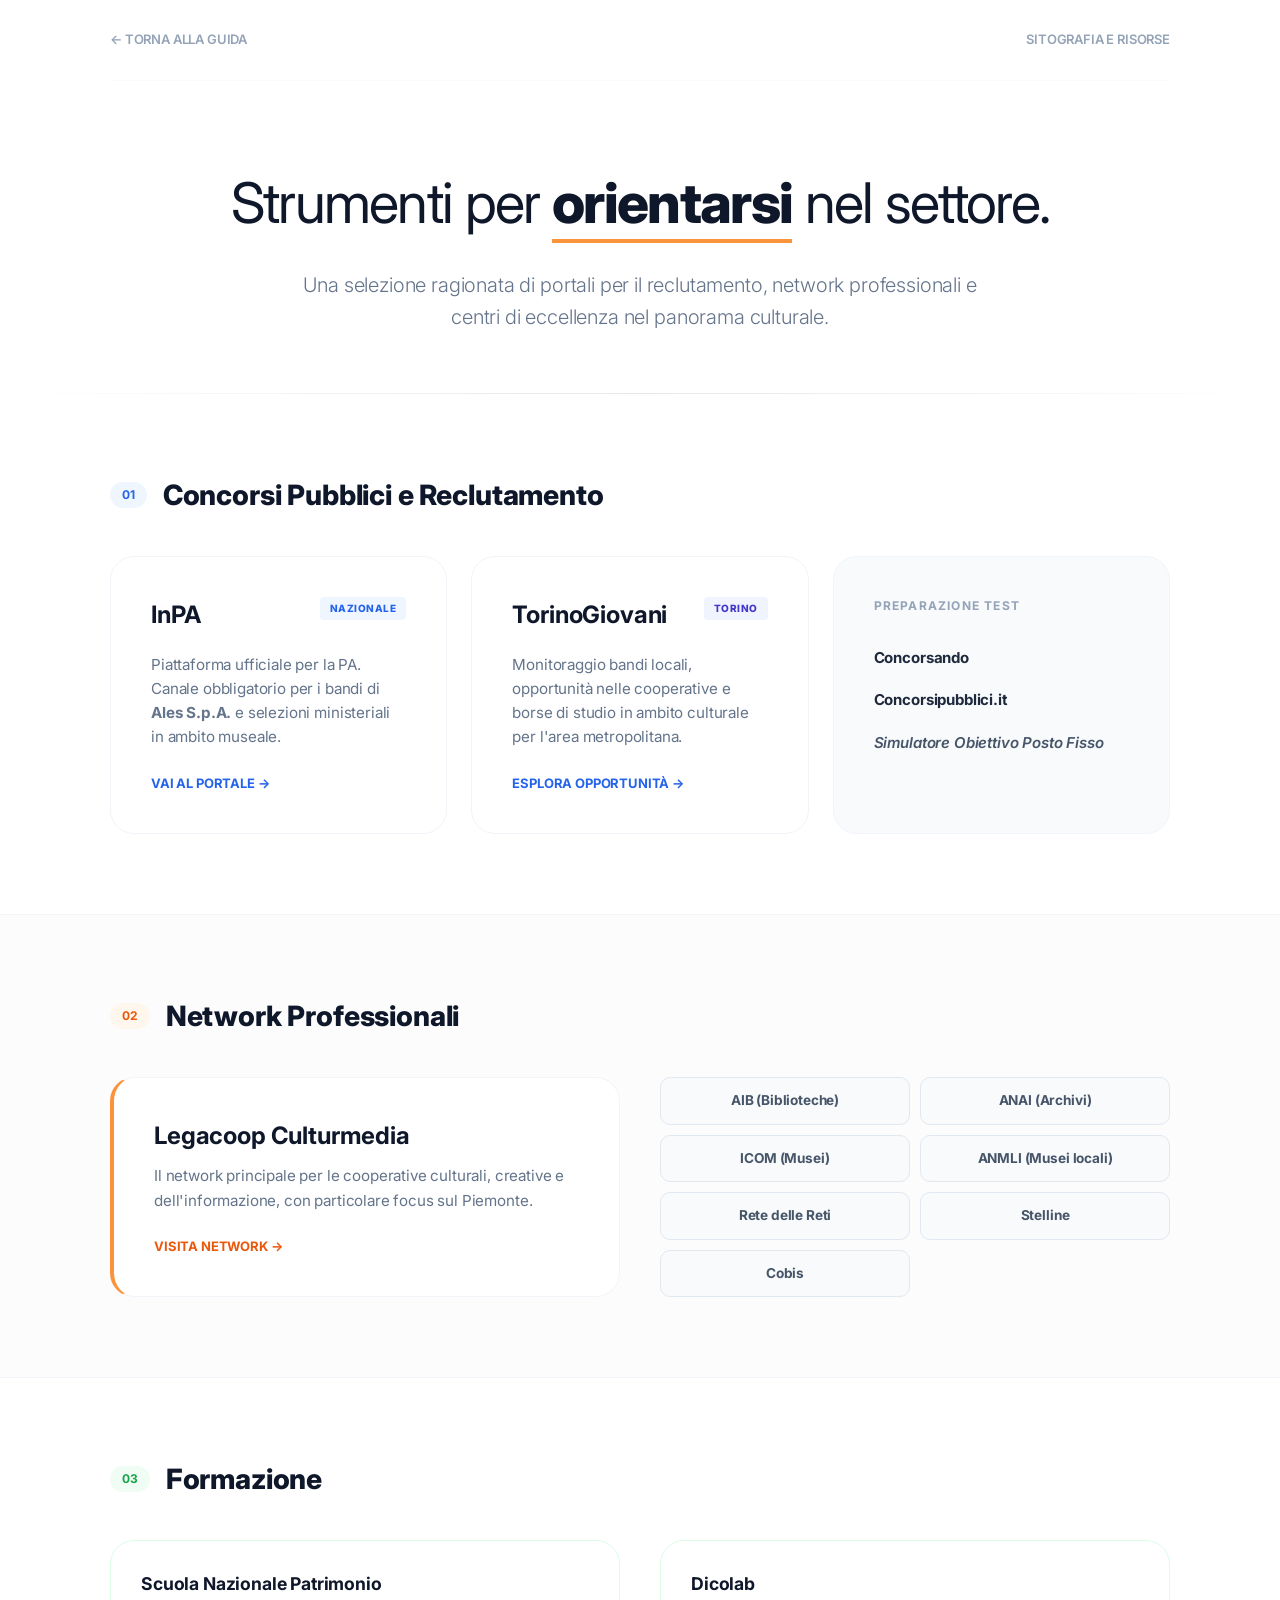
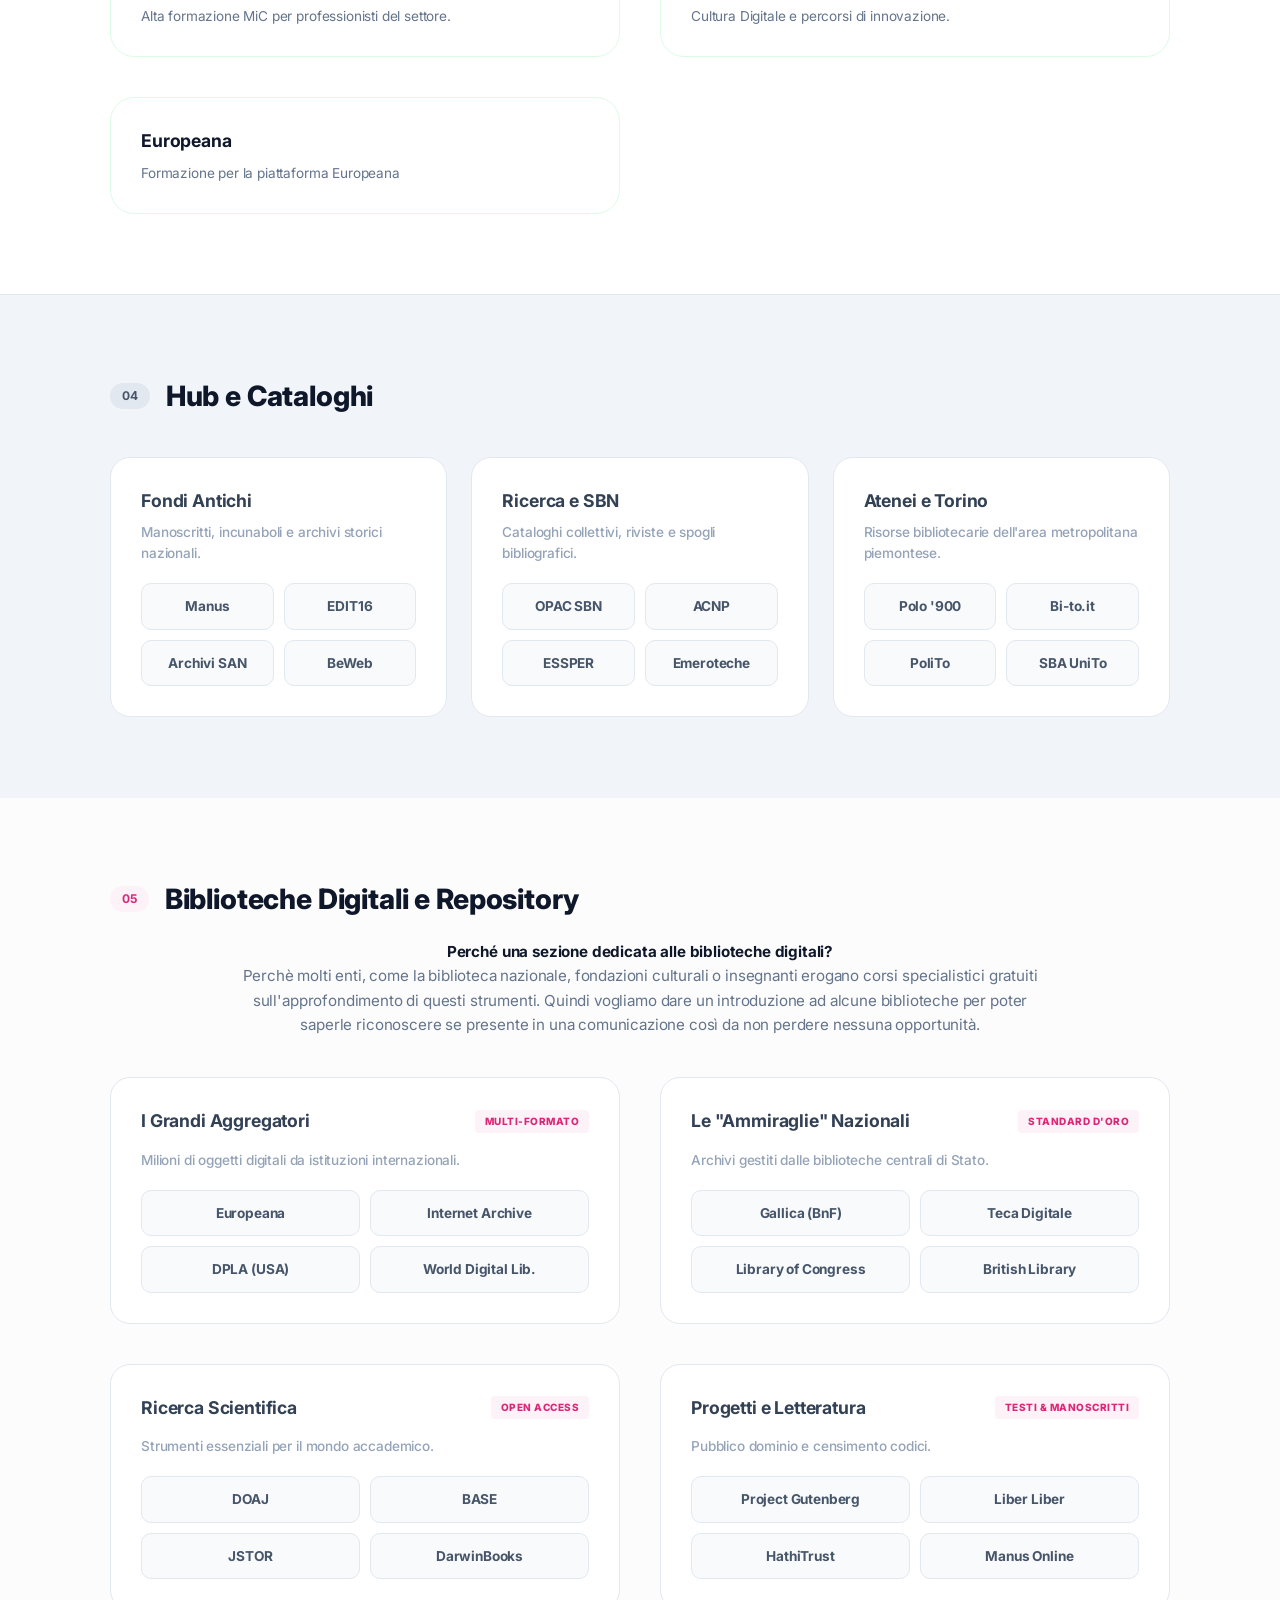
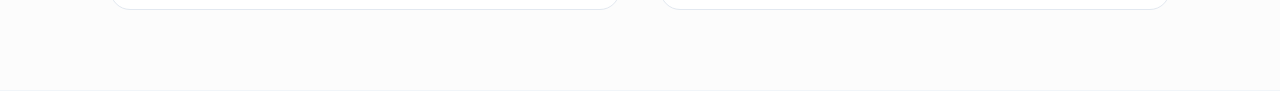
<file: sitografia.html>
<!DOCTYPE html>
<html lang="it">
<head>
   <meta charset="UTF-8">
    <meta name="viewport" content="width=device-width, initial-scale=1.0">
    
    <title>Sitografia MAB e Lavoro | Guida Professionale Beni Culturali</title>
    <meta name="description" content="Selezione aggiornata di portali per concorsi pubblici, reclutamento, network professionali MAB (Musei, Archivi, Biblioteche) e hub culturali in Piemonte.">
    <meta name="keywords" content="Sitografia MAB, concorsi beni culturali, lavoro musei Torino, InPA beni culturali, Legacoop Culturmedia, Polo 900, Manus, biblioteche digitali">
    <meta name="robots" content="index, follow">
    
    <meta property="og:title" content="Sitografia MAB e Lavoro | Guida Professionale">
    <meta property="og:description" content="Strumenti e link utili per orientarsi nel settore dei beni culturali, concorsi pubblici e network professionali.">
    <meta property="og:type" content="website">
    <link href="https://fonts.googleapis.com/css2?family=Inter:wght@300;400;600;700;800&display=swap" rel="stylesheet">

    <!-- Google tag (gtag.js) -->
<script async src="https://www.googletagmanager.com/gtag/js?id=G-8FBFG1VPSY"></script>
<script>
  window.dataLayer = window.dataLayer || [];
  function gtag(){dataLayer.push(arguments);}
  gtag('js', new Date());

  gtag('config', 'G-8FBFG1VPSY');
</script>
   
    <style>
        /* Stili per la nuova sezione */
.section-note { 
    max-width: 800px; 
    margin: -20px auto 40px auto; 
    text-align: center; 
    color: #64748b; 
    font-size: 0.95rem; 
    line-height: 1.6;
}
.section-note b { color: #0f172a; }

.badge-digital { background: #fdf2f8; color: #db2777; } /* Un tocco di rosa/fucsia per distinguerle */
        * { box-sizing: border-box; margin: 0; padding: 0; }
        body { font-family: 'Inter', sans-serif; color: #1e293b; background-color: #ffffff; line-height: 1.5; letter-spacing: -0.01em; }
        a { text-decoration: none; transition: all 0.2s ease; }

        .container { max-width: 1100px; margin: 0 auto; padding: 0 20px; }

        /* NAVIGAZIONE */
        nav { padding: 30px 0; border-bottom: 1px solid #f8fafc; display: flex; justify-content: space-between; font-size: 13px; text-transform: uppercase; font-weight: 600; }
        nav a { color: #94a3b8; }
        nav a:hover { color: #0f172a; }

        /* HEADER */
        header { padding: 80px 0 60px 0; text-align: center; }
        h1 { font-size: 3.5rem; font-weight: 400; color: #0f172a; margin-bottom: 24px; letter-spacing: -0.03em; }
        h1 b { font-weight: 800; border-bottom: 4px solid #fb923c; padding-bottom: 2px; }
        .subtitle { font-size: 1.25rem; color: #64748b; max-width: 700px; margin: 0 auto; font-weight: 300; line-height: 1.6; }

        .path-line { height: 1px; background: linear-gradient(to right, transparent, #e5e7eb, transparent); }

        /* SEZIONI */
        section { padding: 80px 0; }
        .bg-subtle { background-color: #fcfcfc; border-top: 1px solid #f1f5f9; border-bottom: 1px solid #f1f5f9; }
        .bg-hub { background-color: #f1f5f9; border-top: 1px solid #e2e8f0; }

        .section-label-container { display: flex; align-items: center; gap: 16px; margin-bottom: 40px; }
        .num-label { background: #eff6ff; color: #2563eb; padding: 4px 12px; border-radius: 50px; font-size: 12px; font-weight: 700; }
        .num-label.orange { background: #fff7ed; color: #ea580c; }
        .num-label.green { background: #f0fdf4; color: #16a34a; }
        .num-label.slate { background: #e2e8f0; color: #475569; }

        .section-title { font-size: 1.75rem; font-weight: 800; color: #0f172a; }

        /* GRIGLIE */
        .grid-3 { display: grid; grid-template-columns: repeat(auto-fit, minmax(320px, 1fr)); gap: 24px; }
        .grid-2 { display: grid; grid-template-columns: repeat(auto-fit, minmax(450px, 1fr)); gap: 40px; }

        /* CARDS */
        .card { border: 1px solid #f1f5f9; border-radius: 24px; padding: 40px; background: #fff; display: flex; flex-direction: column; }
        .card:hover { border-color: #cbd5e1; box-shadow: 0 10px 25px -5px rgba(0,0,0,0.05); }
        
        .card-header { display: flex; justify-content: space-between; align-items: flex-start; margin-bottom: 20px; }
        .card-title { font-size: 1.5rem; font-weight: 700; color: #0f172a; }
        
        .badge { font-size: 10px; font-weight: 800; padding: 4px 10px; border-radius: 4px; text-transform: uppercase; letter-spacing: 0.05em; }
        .badge-nazionale { background: #eff6ff; color: #2563eb; }
        .badge-torino { background: #f0f4ff; color: #4338ca; }

        .card-desc { font-size: 0.95rem; color: #64748b; line-height: 1.6; margin-bottom: 24px; flex-grow: 1; }
        .card-link { font-size: 13px; font-weight: 700; color: #2563eb; text-transform: uppercase; }

        /* HUB STYLING */
        .hub-info-card { background: #ffffff; border: 1px solid #e2e8f0; border-radius: 20px; padding: 30px; }
        .hub-info-title { font-size: 1.1rem; font-weight: 700; color: #334155; margin-bottom: 8px; }
        .hub-info-sub { font-size: 0.85rem; color: #94a3b8; margin-bottom: 20px; font-weight: 500; }
        
        .hub-link-grid { display: grid; grid-template-columns: 1fr 1fr; gap: 10px; }
        .hub-btn { background: #f8fafc; border: 1px solid #e2e8f0; padding: 12px; border-radius: 10px; text-align: center; font-size: 0.85rem; font-weight: 700; color: #475569; }
        .hub-btn:hover { background: #334155; color: #fff; border-color: #334155; }

        /* TEST RECAP */
        .test-card { background: #f8fafc; border: 1px solid #f1f5f9; border-radius: 24px; padding: 40px; }
        .test-header { font-size: 12px; font-weight: 700; color: #94a3b8; text-transform: uppercase; letter-spacing: 0.1em; margin-bottom: 32px; }
        .test-links { display: flex; flex-direction: column; gap: 20px; }
        .test-links a { font-size: 15px; font-weight: 700; color: #1e293b; }
        .test-links a.italic { font-style: italic; font-weight: 600; color: #475569; }

        @media (max-width: 768px) {
            h1 { font-size: 2.5rem; }
            .grid-2, .hub-link-grid { grid-template-columns: 1fr; }
        }
    </style>
</head>
<body>

   <!-- Google Tag Manager (noscript) -->
<noscript><iframe src="https://www.googletagmanager.com/ns.html?id=GTM-MR6C2LK3"
height="0" width="0" style="display:none;visibility:hidden"></iframe></noscript>
<!-- End Google Tag Manager (noscript) -->
   
    <div class="container">
        <nav>
            <a href="index.html">← Torna alla Guida</a>
            <span style="color:#94a3b8">Sitografia e Risorse</span>
        </nav>
    </div>

    <header>
        <div class="container">
            <h1>Strumenti per <b>orientarsi</b> nel settore.</h1>
            <p class="subtitle">Una selezione ragionata di portali per il reclutamento, network professionali e centri di eccellenza nel panorama culturale.</p>
        </div>
    </header>

    <div class="path-line"></div>

    <!-- 01. CONCORSI -->
    <section>
        <div class="container">
            <div class="section-label-container">
                <span class="num-label">01</span>
                <h2 class="section-title">Concorsi Pubblici e Reclutamento</h2>
            </div>
            <div class="grid-3">
                <div class="card">
                    <div class="card-header">
                        <span class="card-title">InPA</span>
                        <span class="badge badge-nazionale">Nazionale</span>
                    </div>
                    <p class="card-desc">Piattaforma ufficiale per la PA. Canale obbligatorio per i bandi di <b>Ales S.p.A.</b> e selezioni ministeriali in ambito museale.</p>
                    <a href="https://www.inpa.gov.it" target="_blank" class="card-link">Vai al portale →</a>
                </div>
                <div class="card">
                    <div class="card-header">
                        <span class="card-title">TorinoGiovani</span>
                        <span class="badge badge-torino">Torino</span>
                    </div>
                    <p class="card-desc">Monitoraggio bandi locali, opportunità nelle cooperative e borse di studio in ambito culturale per l'area metropolitana.</p>
                    <a href="https://www.comune.torino.it/torinogiovani/lavoro" target="_blank" class="card-link">Esplora opportunità →</a>
                </div>
                <div class="test-card">
                    <h3 class="test-header">Preparazione Test</h3>
                    <div class="test-links">
                        <a href="https://www.concorsando.it" target="_blank">Concorsando</a>
                        <a href="https://www.concorsipubblici.it" target="_blank">Concorsipubblici.it</a>
                        <a href="#" target="_blank" class="italic">Simulatore Obiettivo Posto Fisso</a>
                    </div>
                </div>
            </div>
        </div>
    </section>

    <!-- 02. NETWORK -->
    <section class="bg-subtle">
        <div class="container">
            <div class="section-label-container">
                <span class="num-label orange">02</span>
                <h2 class="section-title">Network Professionali</h2>
            </div>
            <div class="grid-2">
                <a href="https://www.culturmedia.legacoop.it" target="_blank" class="card" style="border-left: 4px solid #fb923c;">
                    <h3 class="card-title" style="margin-bottom:10px">Legacoop Culturmedia</h3>
                    <p class="card-desc">Il network principale per le cooperative culturali, creative e dell'informazione, con particolare focus sul Piemonte.</p>
                    <span class="card-link" style="color:#ea580c">Visita Network →</span>
                </a>
                <div class="hub-link-grid">
                    <a href="https://www.aib.it" target="_blank" class="hub-btn">AIB (Biblioteche)</a>
                    <a href="https://www.anai.org" target="_blank" class="hub-btn">ANAI (Archivi)</a>
                    <a href="https://www.icom-italia.org" target="_blank" class="hub-btn">ICOM (Musei)</a>
                    <a href="https://www.anmli.it" target="_blank" class="hub-btn">ANMLI (Musei locali)</a>
                    <a href="https://www.retedellereti.it" target="_blank" class="hub-btn">Rete delle Reti</a>
                    <a href="https://www.stelline.it" target="_blank" class="hub-btn">Stelline</a>
                    <a href="https://cobis.to.it/biblioteche/" target="_blank" class="hub-btn">Cobis</a>
                    
                </div>
            </div>
        </div>
    </section>

    <!-- 03. FORMAZIONE -->
    <section>
        <div class="container">
            <div class="section-label-container">
                <span class="num-label green">03</span>
                <h2 class="section-title">Formazione</h2>
            </div>
            <div class="grid-2">
                <a href="https://www.fondazionescuolapatrimonio.it" target="_blank" class="card" style="padding: 30px; border-color: #dcfce7;">
                    <strong style="display: block; font-size: 1.1rem; color:#0f172a;">Scuola Nazionale Patrimonio</strong>
                    <span style="font-size: 0.85rem; color: #64748b; margin-top: 8px; display: block;">Alta formazione MiC per professionisti del settore.</span>
                </a>
                <a href="https://www.dicolab.it" target="_blank" class="card" style="padding: 30px; border-color: #dcfce7;">
                    <strong style="display: block; font-size: 1.1rem; color:#0f172a;">Dicolab</strong>
                    <span style="font-size: 0.85rem; color: #64748b; margin-top: 8px; display: block;">Cultura Digitale e percorsi di innovazione.</span>
                </a>
                <a href="https://europeana.moocit.fr/courses" target="_blank" class="card" style="padding: 30px; border-color: #dcfce7;">
                    <strong style="display: block; font-size: 1.1rem; color:#0f172a;">Europeana</strong>
                    <span style="font-size: 0.85rem; color: #64748b; margin-top: 8px; display: block;">Formazione per la piattaforma Europeana</span>
                </a>
            </div>
        </div>
    </section>

    <!-- 04. HUB E CATALOGHI (NUOVA GRAFICA) -->
    <section class="bg-hub">
        <div class="container">
            <div class="section-label-container">
                <span class="num-label slate">04</span>
                <h2 class="section-title">Hub e Cataloghi</h2>
            </div>
            
            <div class="grid-3">
                <!-- Card Antico -->
                <div class="hub-info-card">
                    <h3 class="hub-info-title">Fondi Antichi</h3>
                    <p class="hub-info-sub">Manoscritti, incunaboli e archivi storici nazionali.</p>
                    <div class="hub-link-grid">
                        <a href="https://manus.iccu.sbn.it" target="_blank" class="hub-btn">Manus</a>
                        <a href="https://edit16.iccu.sbn.it" target="_blank" class="hub-btn">EDIT16</a>
                        <a href="https://san.beniculturali.it" target="_blank" class="hub-btn">Archivi SAN</a>
                        <a href="https://beweb.chiesacattolica.it" target="_blank" class="hub-btn">BeWeb</a>
                    </div>
                </div>

                <!-- Card Ricerca -->
                <div class="hub-info-card">
                    <h3 class="hub-info-title">Ricerca e SBN</h3>
                    <p class="hub-info-sub">Cataloghi collettivi, riviste e spogli bibliografici.</p>
                    <div class="hub-link-grid">
                        <a href="https://opac.sbn.it" target="_blank" class="hub-btn">OPAC SBN</a>
                        <a href="https://acnpsearch.unibo.it" target="_blank" class="hub-btn">ACNP</a>
                        <a href="https://www.essper.it" target="_blank" class="hub-btn">ESSPER</a>
                        <a href="#" target="_blank" class="hub-btn">Emeroteche</a>
                    </div>
                </div>

                <!-- Card Territorio -->
                <div class="hub-info-card">
                    <h3 class="hub-info-title">Atenei e Torino</h3>
                    <p class="hub-info-sub">Risorse bibliotecarie dell'area metropolitana piemontese.</p>
                    <div class="hub-link-grid">
                        <a href="https://www.polodel900.it" target="_blank" class="hub-btn">Polo '900</a>
                        <a href="https://www.bi-to.it" target="_blank" class="hub-btn">Bi-to.it</a>
                        <a href="https://www.biblio.polito.it" target="_blank" class="hub-btn">PoliTo</a>
                        <a href="https://www.sba.unito.it" target="_blank" class="hub-btn">SBA UniTo</a>
                    </div>
                </div>
            </div>
        </div>
    </section>
<!-- 05. BIBLIOTECHE DIGITALI -->
    <section class="bg-subtle">
        <div class="container">
            <div class="section-label-container">
                <span class="num-label" style="background: #fdf2f8; color: #db2777;">05</span>
                <h2 class="section-title">Biblioteche Digitali e Repository</h2>
            </div>

            <div class="section-note">
                <p><b>Perché una sezione dedicata alle biblioteche digitali?</b><br>
               Perchè molti enti, come la biblioteca nazionale, fondazioni culturali o insegnanti erogano corsi specialistici gratuiti sull'approfondimento di questi strumenti. Quindi vogliamo dare un introduzione ad alcune biblioteche per poter saperle riconoscere se presente in una comunicazione così da non perdere nessuna opportunità.</p>
            </div>

            <div class="grid-2">
                <!-- Gruppo 1: Aggregatori -->
                <div class="hub-info-card">
                    <div style="display: flex; justify-content: space-between; align-items: center; margin-bottom: 15px;">
                        <h3 class="hub-info-title" style="margin-bottom: 0;">I Grandi Aggregatori</h3>
                        <span class="badge badge-digital">Multi-formato</span>
                    </div>
                    <p class="hub-info-sub">Milioni di oggetti digitali da istituzioni internazionali.</p>
                    <div class="hub-link-grid">
                        <a href="https://www.europeana.eu" target="_blank" class="hub-btn">Europeana</a>
                        <a href="https://archive.org" target="_blank" class="hub-btn">Internet Archive</a>
                        <a href="https://dp.la" target="_blank" class="hub-btn">DPLA (USA)</a>
                        <a href="https://www.wdl.org" target="_blank" class="hub-btn">World Digital Lib.</a>
                    </div>
                </div>

                <!-- Gruppo 2: Ammiraglie Nazionali -->
                <div class="hub-info-card">
                    <div style="display: flex; justify-content: space-between; align-items: center; margin-bottom: 15px;">
                        <h3 class="hub-info-title" style="margin-bottom: 0;">Le "Ammiraglie" Nazionali</h3>
                        <span class="badge badge-digital">Standard d'Oro</span>
                    </div>
                    <p class="hub-info-sub">Archivi gestiti dalle biblioteche centrali di Stato.</p>
                    <div class="hub-link-grid">
                        <a href="https://gallica.bnf.fr" target="_blank" class="hub-btn">Gallica (BnF)</a>
                        <a href="http://digitale.bnc.roma.sbn.it" target="_blank" class="hub-btn">Teca Digitale</a>
                        <a href="https://www.loc.gov/collections/" target="_blank" class="hub-btn">Library of Congress</a>
                        <a href="https://www.bl.uk/manuscripts/" target="_blank" class="hub-btn">British Library</a>
                    </div>
                </div>

                <!-- Gruppo 3: Ricerca e Open Access -->
                <div class="hub-info-card">
                    <div style="display: flex; justify-content: space-between; align-items: center; margin-bottom: 15px;">
                        <h3 class="hub-info-title" style="margin-bottom: 0;">Ricerca Scientifica</h3>
                        <span class="badge badge-digital">Open Access</span>
                    </div>
                    <p class="hub-info-sub">Strumenti essenziali per il mondo accademico.</p>
                    <div class="hub-link-grid">
                        <a href="https://doaj.org" target="_blank" class="hub-btn">DOAJ</a>
                        <a href="https://www.base-search.net" target="_blank" class="hub-btn">BASE</a>
                        <a href="https://www.jstor.org" target="_blank" class="hub-btn">JSTOR</a>
                        <a href="https://www.darwinbooks.it" target="_blank" class="hub-btn">DarwinBooks</a>
                    </div>
                </div>

                <!-- Gruppo 4: Progetti Tematici -->
                <div class="hub-info-card">
                    <div style="display: flex; justify-content: space-between; align-items: center; margin-bottom: 15px;">
                        <h3 class="hub-info-title" style="margin-bottom: 0;">Progetti e Letteratura</h3>
                        <span class="badge badge-digital">Testi & Manoscritti</span>
                    </div>
                    <p class="hub-info-sub">Pubblico dominio e censimento codici.</p>
                    <div class="hub-link-grid">
                        <a href="https://www.gutenberg.org" target="_blank" class="hub-btn">Project Gutenberg</a>
                        <a href="https://www.liberliber.it" target="_blank" class="hub-btn">Liber Liber</a>
                        <a href="https://www.hathitrust.org" target="_blank" class="hub-btn">HathiTrust</a>
                        <a href="https://manus.iccu.sbn.it" target="_blank" class="hub-btn">Manus Online</a>
                    </div>
                </div>
            </div>
        </div>
    </section>
</body>
</html>
</file>
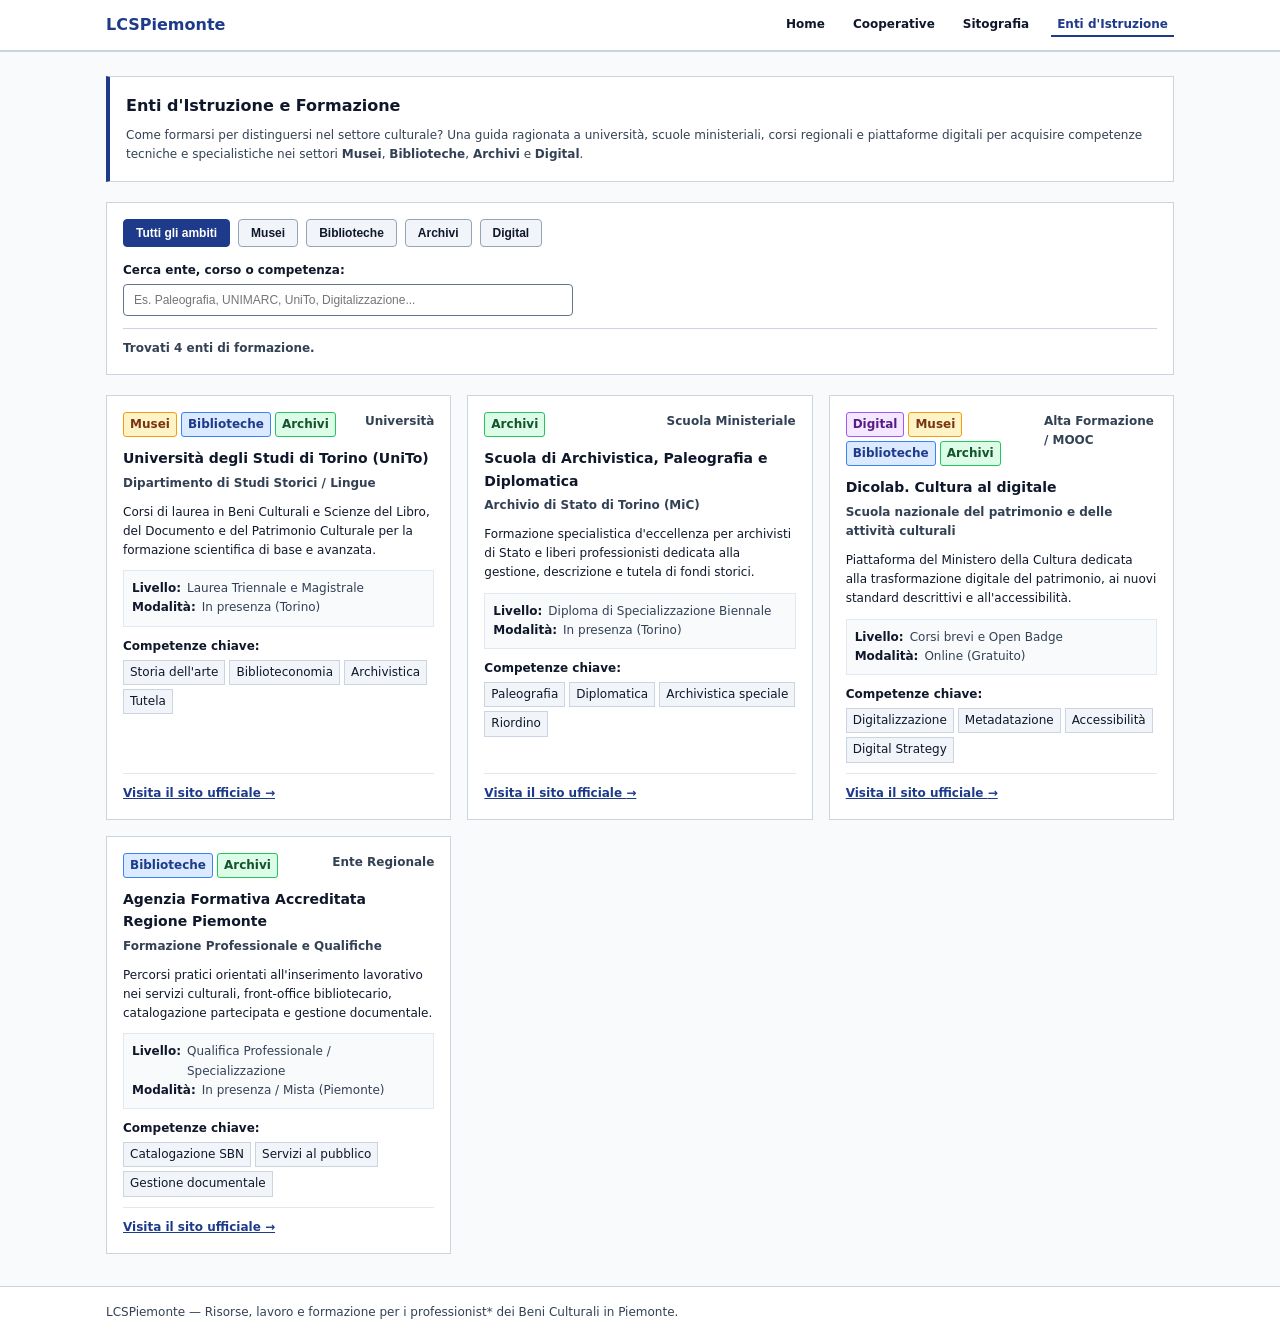
<file: enti-istruzione/enti-istruzione.html>
<!DOCTYPE html>
<html lang="it">
<head>
  <meta charset="UTF-8">
  <meta name="viewport" content="width=device-width, initial-scale=1.0">
  <meta name="color-scheme" content="light">
  <title>Enti d'Istruzione e Formazione MAB | LCSPiemonte</title>
  <meta name="description" content="Dove formarsi in Piemonte e online per distinguersi nei settori Musei, Biblioteche, Archivi e Cultura Digitale.">
  <link rel="stylesheet" href="style.css">
</head>
<body>

  <!-- Skip Link per accessibilità da tastiera -->
  <a href="#main-content" class="skip-link">Vai direttamente all'elenco degli enti</a>

  <header class="site-header">
    <div class="container">
      <nav aria-label="Navigazione principale" class="main-nav">
        <a href="index.html" class="brand">LCSPiemonte</a>
        <ul class="nav-list">
          <li><a href="index.html">Home</a></li>
          <li><a href="cooperative.html">Cooperative</a></li>
          <li><a href="sitografia.html">Sitografia</a></li>
          <li><a href="enti-istruzione.html" aria-current="page">Enti d'Istruzione</a></li>
        </ul>
      </nav>
    </div>
  </header>

  <main id="main-content" class="container">
    <section class="page-intro">
      <h1>Enti d'Istruzione e Formazione</h1>
      <p>
        Come formarsi per distinguersi nel settore culturale? Una guida ragionata a università, scuole ministeriali, 
        corsi regionali e piattaforme digitali per acquisire competenze tecniche e specialistiche nei settori 
        <strong>Musei</strong>, <strong>Biblioteche</strong>, <strong>Archivi</strong> e <strong>Digital</strong>.
      </p>
    </section>

    <!-- Sezione Controlli e Filtri -->
    <section aria-labelledby="filtri-heading" class="filter-section">
      <h2 id="filtri-heading" class="sr-only">Filtra gli enti di formazione</h2>
      
      <div class="filter-controls">
        <!-- Filtri per Settore MAB + Digital -->
        <div class="filter-group" role="group" aria-label="Filtra per ambito disciplinare">
          <button type="button" class="filter-btn active" data-filter="tutti" aria-pressed="true">Tutti gli ambiti</button>
          <button type="button" class="filter-btn" data-filter="musei" aria-pressed="false">Musei</button>
          <button type="button" class="filter-btn" data-filter="biblioteche" aria-pressed="false">Biblioteche</button>
          <button type="button" class="filter-btn" data-filter="archivi" aria-pressed="false">Archivi</button>
          <button type="button" class="filter-btn filter-btn-digital" data-filter="digital" aria-pressed="false">Digital</button>
        </div>

        <!-- Ricerca testuale accessibile -->
        <div class="search-group">
          <label for="search-input" class="search-label">Cerca ente, corso o competenza:</label>
          <input 
            type="search" 
            id="search-input" 
            class="search-input" 
            placeholder="Es. Paleografia, UNIMARC, UniTo, Digitalizzazione..."
            autocomplete="off"
          >
        </div>
      </div>

      <!-- Contatore accessibile live -->
      <div id="results-status" class="results-status" aria-live="polite" role="status">
        Caricamento enti in corso...
      </div>
    </section>

    <!-- Griglia Risultati -->
    <section aria-label="Elenco enti di formazione">
      <div id="enti-grid" class="cards-grid">
        <!-- Popolato dinamicamente via JavaScript -->
      </div>
    </section>
  </main>

  <footer class="site-footer">
    <div class="container">
      <p>LCSPiemonte &mdash; Risorse, lavoro e formazione per i professionist* dei Beni Culturali in Piemonte.</p>
    </div>
  </footer>

  <!-- Caricamento Database e Logica UI -->
  <script src="db-istruzione.js"></script>
  <script>
    document.addEventListener("DOMContentLoaded", () => {
      const grid = document.getElementById("enti-grid");
      const statusEl = document.getElementById("results-status");
      const filterButtons = document.querySelectorAll(".filter-btn");
      const searchInput = document.getElementById("search-input");

      let currentFilter = "tutti";
      let currentSearch = "";

      const labelsSettori = {
        musei: "Musei",
        biblioteche: "Biblioteche",
        archivi: "Archivi",
        digital: "Digital"
      };

      function renderCards() {
        const query = currentSearch.trim().toLowerCase();

        const filtered = dbIstruzione.filter(ente => {
          const matchSettore = currentFilter === "tutti" || ente.settori.includes(currentFilter);
          
          const matchTesto = !query || 
            ente.nome.toLowerCase().includes(query) ||
            ente.sottotitolo.toLowerCase().includes(query) ||
            ente.descrizione.toLowerCase().includes(query) ||
            ente.tipologia.toLowerCase().includes(query) ||
            ente.competenze.some(comp => comp.toLowerCase().includes(query));

          return matchSettore && matchTesto;
        });

        // Aggiornamento stato per screen reader e utenti visivi
        if (filtered.length === 0) {
          statusEl.textContent = "Nessun ente trovato con i criteri selezionati. Prova a modificare i filtri o la ricerca.";
          grid.innerHTML = "";
          return;
        }

        statusEl.textContent = filtered.length === 1 
          ? "Trovato 1 ente di formazione." 
          : `Trovati ${filtered.length} enti di formazione.`;

        // Generazione card accessibili
        grid.innerHTML = filtered.map(ente => {
          const badgeSettoriHtml = ente.settori.map(s => 
            `<span class="badge badge-${s}">${labelsSettori[s] || s}</span>`
          ).join("");

          const competenzeHtml = ente.competenze.map(c => 
            `<li class="skill-tag">${c}</li>`
          ).join("");

          return `
            <article class="ente-card">
              <div class="card-header">
                <div class="card-badges" aria-label="Ambiti disciplinari">
                  ${badgeSettoriHtml}
                </div>
                <span class="card-type">${ente.tipologia}</span>
              </div>

              <h3 class="card-title">${ente.nome}</h3>
              <p class="card-subtitle">${ente.sottotitolo}</p>

              <p class="card-desc">${ente.descrizione}</p>

              <dl class="card-meta">
                <div>
                  <dt>Livello:</dt>
                  <dd>${ente.livello}</dd>
                </div>
                <div>
                  <dt>Modalità:</dt>
                  <dd>${ente.modalita}</dd>
                </div>
              </dl>

              <div class="card-skills">
                <span class="skills-label">Competenze chiave:</span>
                <ul class="skills-list">
                  ${competenzeHtml}
                </ul>
              </div>

              <div class="card-footer">
                <a href="${ente.url}" class="card-link" target="_blank" rel="noopener noreferrer">
                  Visita il sito ufficiale
                  <span class="sr-only">di ${ente.nome} (si apre in una nuova scheda)</span>
                  <span aria-hidden="true"> &rarr;</span>
                </a>
              </div>
            </article>
          `;
        }).join("");
      }

      // Gestione click sui pulsanti filtro
      filterButtons.forEach(btn => {
        btn.addEventListener("click", () => {
          filterButtons.forEach(b => {
            b.classList.remove("active");
            b.setAttribute("aria-pressed", "false");
          });

          btn.classList.add("active");
          btn.setAttribute("aria-pressed", "true");
          currentFilter = btn.dataset.filter;
          renderCards();
        });
      });

      // Gestione ricerca in tempo reale
      searchInput.addEventListener("input", (e) => {
        currentSearch = e.target.value;
        renderCards();
      });

      // Render iniziale
      renderCards();
    });
  </script>
</body>
</html>
</file>
<file: enti-istruzione/style.css>
:root {
  color-scheme: light only;
  --bg-page: #f8fafc;
  --bg-surface: #ffffff;
  --text-primary: #0f172a;
  --text-secondary: #334155;
  --border-color: #cbd5e1;
  --accent-primary: #1e3a8a;
  --accent-hover: #172554;
  --focus-ring: #d97706;
}

* {
  box-sizing: border-box;
  margin: 0;
  padding: 0;
}

body {
  background-color: var(--bg-page);
  color: var(--text-primary);
  font-family: system-ui, -apple-system, BlinkMacSystemFont, "Segoe UI", Roboto, sans-serif;
  font-size: 12px; /* Corpo testo standard a 12px */
  line-height: 1.6;
}

.container {
  max-width: 1100px;
  margin: 0 auto;
  padding: 0 16px;
}

/* Accessibilità: Focus Ring e Skip Link */
:focus-visible {
  outline: 3px solid var(--focus-ring);
  outline-offset: 2px;
}

.skip-link {
  position: absolute;
  top: -40px;
  left: 16px;
  background: var(--accent-primary);
  color: #ffffff;
  padding: 8px 12px;
  font-size: 12px;
  font-weight: 700;
  text-decoration: none;
  z-index: 100;
}

.skip-link:focus {
  top: 8px;
}

.sr-only {
  position: absolute;
  width: 1px;
  height: 1px;
  padding: 0;
  margin: -1px;
  overflow: hidden;
  clip: rect(0, 0, 0, 0);
  white-space: nowrap;
  border: 0;
}

/* Header & Navigazione */
.site-header {
  background-color: var(--bg-surface);
  border-bottom: 2px solid var(--border-color);
  padding: 12px 0;
  margin-bottom: 24px;
}

.main-nav {
  display: flex;
  flex-wrap: wrap;
  justify-content: space-between;
  align-items: center;
  gap: 12px;
}

.brand {
  font-size: 16px;
  font-weight: 700;
  color: var(--accent-primary);
  text-decoration: none;
}

.nav-list {
  display: flex;
  flex-wrap: wrap;
  list-style: none;
  gap: 16px;
}

.nav-list a {
  font-size: 12px;
  font-weight: 600;
  color: var(--text-primary);
  text-decoration: none;
  padding: 4px 6px;
  border-bottom: 2px solid transparent;
}

.nav-list a:hover,
.nav-list a[aria-current="page"] {
  color: var(--accent-primary);
  border-bottom-color: var(--accent-primary);
}

/* Gerarchia Tipografica Rigorosa (Max 16px / 14px / 12px) */
h1 {
  font-size: 16px;
  font-weight: 700;
  color: var(--text-primary);
  margin-bottom: 8px;
}

h2, h3.card-title {
  font-size: 14px;
  font-weight: 700;
  color: var(--text-primary);
}

.page-intro {
  background-color: var(--bg-surface);
  border: 1px solid var(--border-color);
  border-left: 4px solid var(--accent-primary);
  padding: 16px;
  margin-bottom: 20px;
}

.page-intro p {
  font-size: 12px;
  color: var(--text-secondary);
}

/* Controlli e Filtri */
.filter-section {
  background-color: var(--bg-surface);
  border: 1px solid var(--border-color);
  padding: 16px;
  margin-bottom: 20px;
}

.filter-controls {
  display: flex;
  flex-direction: column;
  gap: 14px;
}

.filter-group {
  display: flex;
  flex-wrap: wrap;
  gap: 8px;
}

.filter-btn {
  background-color: #f1f5f9;
  color: var(--text-primary);
  border: 1px solid #94a3b8;
  padding: 6px 12px;
  font-size: 12px;
  font-weight: 600;
  cursor: pointer;
  border-radius: 4px;
}

.filter-btn:hover {
  background-color: #e2e8f0;
}

.filter-btn.active {
  background-color: var(--accent-primary);
  color: #ffffff;
  border-color: var(--accent-primary);
}

.search-group {
  display: flex;
  flex-direction: column;
  gap: 4px;
}

.search-label {
  font-size: 12px;
  font-weight: 600;
  color: var(--text-primary);
}

.search-input {
  width: 100%;
  max-width: 450px;
  padding: 8px 10px;
  font-size: 12px;
  color: var(--text-primary);
  background-color: #ffffff;
  border: 1px solid #64748b;
  border-radius: 4px;
}

.results-status {
  margin-top: 12px;
  padding-top: 10px;
  border-top: 1px solid var(--border-color);
  font-size: 12px;
  font-weight: 600;
  color: var(--text-secondary);
}

/* Griglia e Card */
.cards-grid {
  display: grid;
  grid-template-columns: repeat(auto-fill, minmax(310px, 1fr));
  gap: 16px;
  margin-bottom: 32px;
}

.ente-card {
  background-color: var(--bg-surface);
  border: 1px solid var(--border-color);
  padding: 16px;
  display: flex;
  flex-direction: column;
  gap: 10px;
}

.card-header {
  display: flex;
  justify-content: space-between;
  align-items: flex-start;
  gap: 8px;
}

.card-badges {
  display: flex;
  flex-wrap: wrap;
  gap: 4px;
}

.badge {
  font-size: 12px;
  font-weight: 700;
  padding: 2px 6px;
  border-radius: 3px;
  border: 1px solid transparent;
}

/* Colori Badge ad alto contrasto */
.badge-musei { background-color: #fef3c7; color: #78350f; border-color: #f59e0b; }
.badge-biblioteche { background-color: #dbeafe; color: #1e3a8a; border-color: #3b82f6; }
.badge-archivi { background-color: #dcfce7; color: #14532d; border-color: #22c55e; }
.badge-digital { background-color: #f3e8ff; color: #581c87; border-color: #a855f7; }

.card-type {
  font-size: 12px;
  font-weight: 600;
  color: var(--text-secondary);
}

.card-subtitle {
  font-size: 12px;
  font-weight: 600;
  color: var(--text-secondary);
  margin-top: -6px;
}

.card-desc {
  font-size: 12px;
  color: var(--text-primary);
}

.card-meta {
  background-color: #f8fafc;
  border: 1px solid #e2e8f0;
  padding: 8px;
  font-size: 12px;
}

.card-meta div {
  display: flex;
  gap: 6px;
}

.card-meta dt {
  font-weight: 700;
  color: var(--text-primary);
}

.card-meta dd {
  color: var(--text-secondary);
}

.skills-label {
  display: block;
  font-size: 12px;
  font-weight: 700;
  margin-bottom: 4px;
}

.skills-list {
  display: flex;
  flex-wrap: wrap;
  list-style: none;
  gap: 4px;
}

.skill-tag {
  background-color: #f1f5f9;
  color: var(--text-primary);
  border: 1px solid #cbd5e1;
  padding: 2px 6px;
  font-size: 12px;
}

.card-footer {
  margin-top: auto;
  padding-top: 10px;
  border-top: 1px solid #e2e8f0;
}

.card-link {
  display: inline-block;
  font-size: 12px;
  font-weight: 700;
  color: var(--accent-primary);
  text-decoration: underline;
}

.card-link:hover {
  color: var(--accent-hover);
}

.site-footer {
  background-color: var(--bg-surface);
  border-top: 1px solid var(--border-color);
  padding: 16px 0;
  font-size: 12px;
  color: var(--text-secondary);
}
</file>
